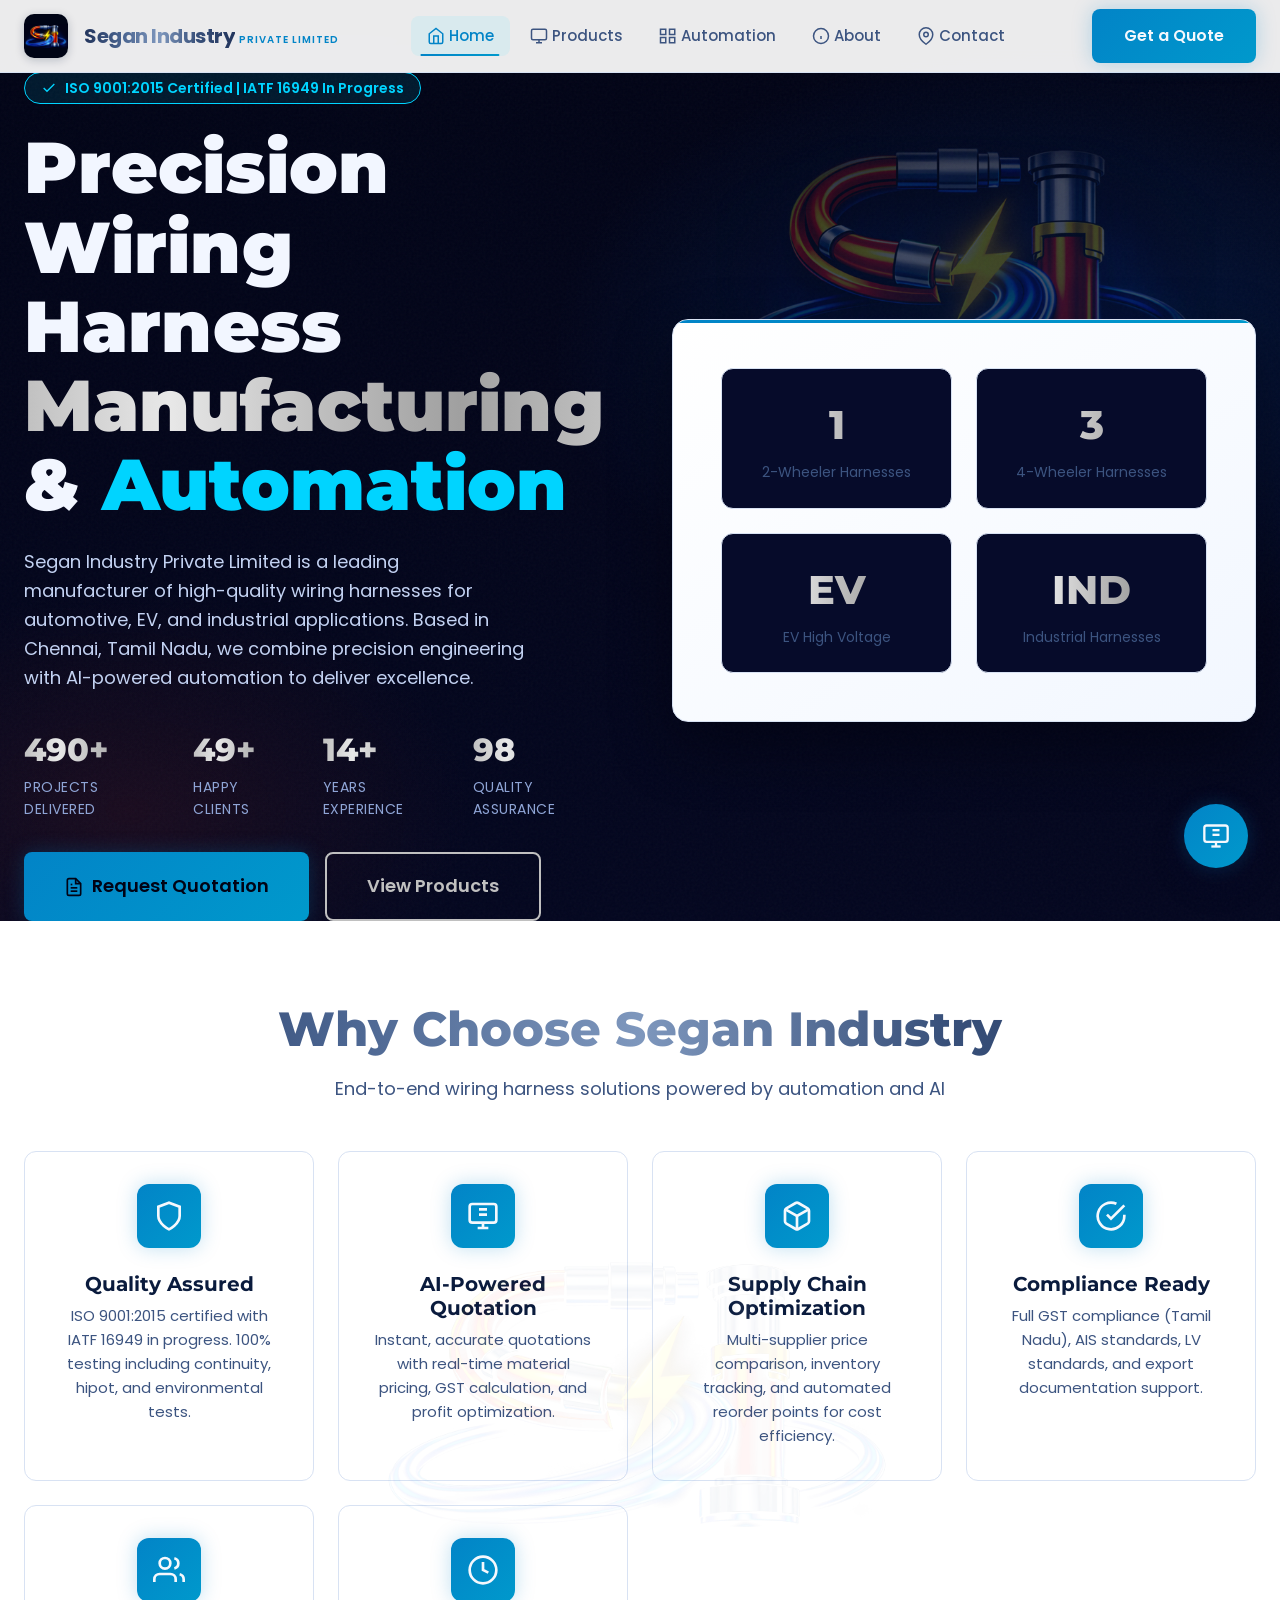
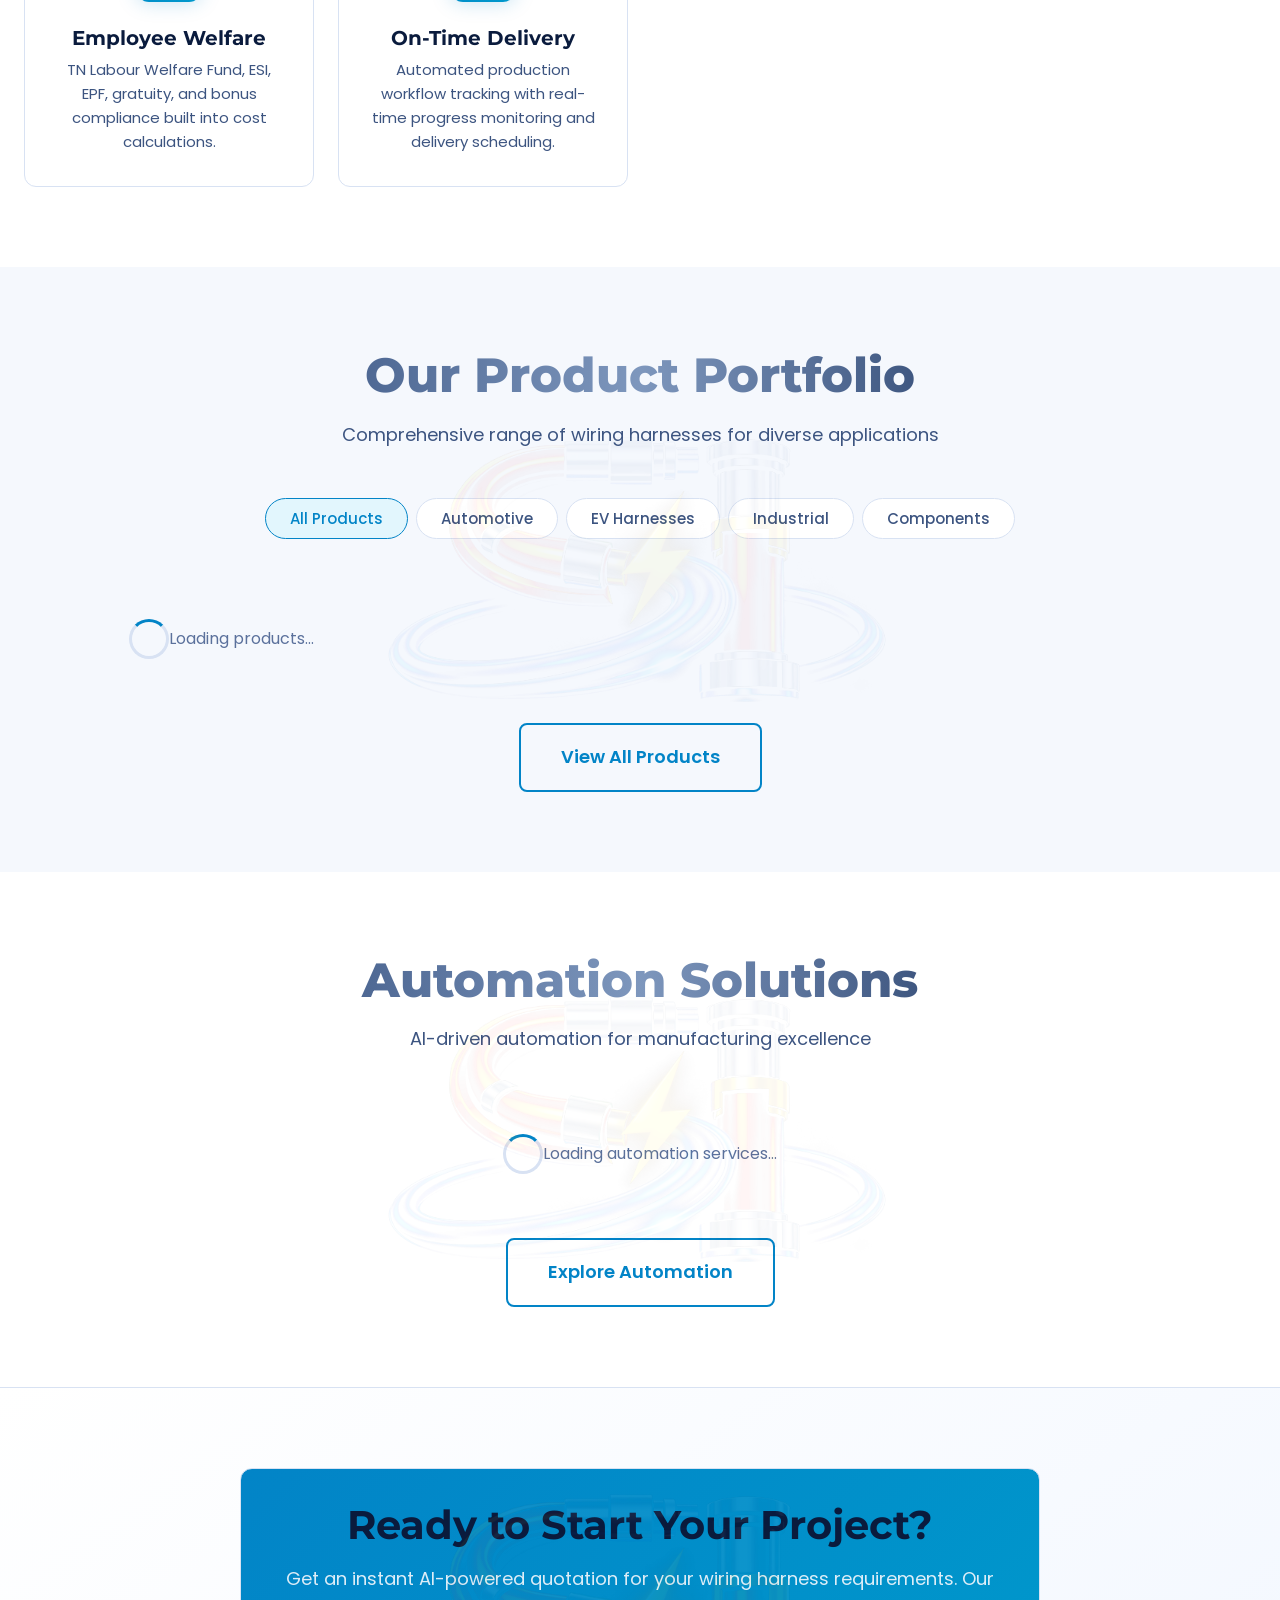
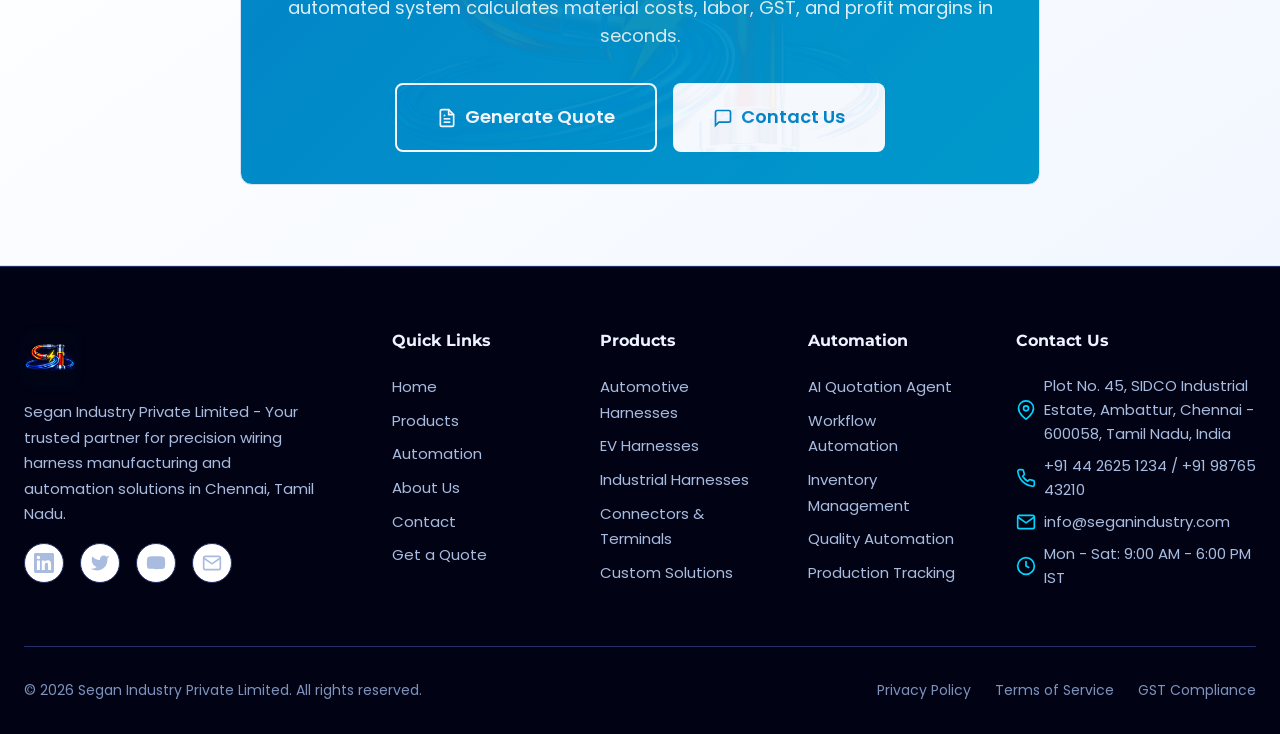
<file: frontend/index.html>
<!DOCTYPE html>
<html lang="en">
<head>
  <meta charset="UTF-8">
  <meta name="viewport" content="width=device-width, initial-scale=1.0">
  <meta name="description" content="Segan Industry Private Limited - Leading Wiring Harness Manufacturer & Automation Solutions in Chennai, Tamil Nadu, India">
  <meta property="og:title" content="Segan Industry | Wiring Harness Manufacturing & Automation Solutions">
  <meta property="og:description" content="Segan Industry Private Limited - Leading Wiring Harness Manufacturer & Automation Solutions in Chennai, Tamil Nadu, India">
  <meta property="og:type" content="website">
  <meta property="og:image" content="assets/logo-icon-512.png">
  <meta name="keywords" content="wiring harness, automotive harness, EV harness, industrial harness, automation, Chennai, Tamil Nadu">
  <meta name="author" content="Segan Industry Private Limited">
  <meta name="twitter:card" content="summary_large_image">
  <title>Segan Industry | Wiring Harness Manufacturing & Automation Solutions</title>
  <link rel="preconnect" href="https://fonts.googleapis.com">
  <link rel="preconnect" href="https://fonts.gstatic.com" crossorigin>
  <link rel="stylesheet" href="style.css">
  <link rel="icon" type="image/png" sizes="32x32" href="assets/favicon-32.png">
  <link rel="icon" type="image/png" sizes="64x64" href="assets/favicon-64.png">
  <link rel="apple-touch-icon" href="assets/apple-touch-icon.png">
  <meta name="theme-color" content="#010315">
</head>
<body>
  <!-- Toast Container -->
  <div class="toast-container" aria-live="polite"></div>

  <!-- Header -->
  <header class="header" role="banner">
    <nav class="nav" role="navigation" aria-label="Main navigation">
      <a href="index.html" class="nav-brand" aria-label="Segan Industry Home">
        <img src="assets/logo-nav.png" class="nav-logo-img" alt="Segan Industry logo">
        <div>
          <span class="nav-title">Segan Industry</span>
          <span class="nav-tagline">Private Limited</span>
        </div>
      </a>

      <ul class="nav-menu" role="menubar">
        <li role="none"><a href="index.html" class="nav-link active" role="menuitem"><svg class="icon" viewBox="0 0 24 24" fill="none" stroke="currentColor" stroke-width="2"><path d="M3 9l9-7 9 7v11a2 2 0 0 1-2 2H5a2 2 0 0 1-2-2z"></path><polyline points="9 22 9 12 15 12 15 22"></polyline></svg><span>Home</span></a></li>
        <li role="none"><a href="products.html" class="nav-link" role="menuitem"><svg class="icon" viewBox="0 0 24 24" fill="none" stroke="currentColor" stroke-width="2"><rect x="2" y="3" width="20" height="14" rx="2"></rect><path d="M8 21h8"></path><path d="M12 17v4"></path></svg><span>Products</span></a></li>
        <li role="none"><a href="automation.html" class="nav-link" role="menuitem"><svg class="icon" viewBox="0 0 24 24" fill="none" stroke="currentColor" stroke-width="2"><rect x="2" y="3" width="7" height="7"></rect><rect x="14" y="3" width="7" height="7"></rect><rect x="2" y="14" width="7" height="7"></rect><rect x="14" y="14" width="7" height="7"></rect></svg><span>Automation</span></a></li>
        <li role="none"><a href="about.html" class="nav-link" role="menuitem"><svg class="icon" viewBox="0 0 24 24" fill="none" stroke="currentColor" stroke-width="2"><circle cx="12" cy="12" r="10"></circle><path d="M12 16v-4"></path><path d="M12 8h.01"></path></svg><span>About</span></a></li>
        <li role="none"><a href="contact.html" class="nav-link" role="menuitem"><svg class="icon" viewBox="0 0 24 24" fill="none" stroke="currentColor" stroke-width="2"><path d="M21 10c0 7-9 13-9 13s-9-6-9-13a9 9 0 0 1 18 0z"></path><circle cx="12" cy="10" r="3"></circle></svg><span>Contact</span></a></li>
      </ul>

      <div class="nav-cta">
        <a href="quote.html" class="btn btn-primary">Get a Quote</a>
        <button class="mobile-menu-btn" aria-label="Toggle menu" aria-expanded="false">
          <svg class="icon" viewBox="0 0 24 24" fill="none" stroke="currentColor" stroke-width="2"><line x1="3" y1="12" x2="21" y2="12"></line><line x1="3" y1="6" x2="21" y2="6"></line><line x1="3" y1="18" x2="21" y2="18"></line></svg>
        </button>
      </div>
    </nav>
  </header>

  <!-- Main Content -->
  <main role="main">
    <!-- Hero Section -->
    <section class="hero" aria-labelledby="hero-title">
      <div class="hero-content">
        <div class="hero-grid">
          <div class="hero-text">
            <img src="assets/logo-wide.png" class="hero-logo" alt="" aria-hidden="true">
            
            <span class="hero-badge">
              <svg width="16" height="16" viewBox="0 0 24 24" fill="none" stroke="currentColor" stroke-width="2"><polyline points="20 6 9 17 4 12"></polyline></svg>
              ISO 9001:2015 Certified | IATF 16949 In Progress
            </span>
            <h1 id="hero-title" class="hero-title">
              Precision Wiring Harness<br>
              <span class="highlight">Manufacturing</span> & <span class="accent">Automation</span>
            </h1>
            <p class="hero-description">
              Segan Industry Private Limited is a leading manufacturer of high-quality wiring harnesses for automotive, EV, and industrial applications. Based in Chennai, Tamil Nadu, we combine precision engineering with AI-powered automation to deliver excellence.
            </p>
            <div class="hero-stats">
              <div class="stat-item">
                <span class="stat-value">500+</span>
                <span class="stat-label">Projects Delivered</span>
              </div>
              <div class="stat-item">
                <span class="stat-value">50+</span>
                <span class="stat-label">Happy Clients</span>
              </div>
              <div class="stat-item">
                <span class="stat-value">15+</span>
                <span class="stat-label">Years Experience</span>
              </div>
              <div class="stat-item">
                <span class="stat-value">100%</span>
                <span class="stat-label">Quality Assurance</span>
              </div>
            </div>
            <div class="hero-actions">
              <a href="quote.html" class="btn btn-primary btn-lg">
                <svg width="20" height="20" viewBox="0 0 24 24" fill="none" stroke="currentColor" stroke-width="2"><path d="M14 2H6a2 2 0 0 0-2 2v16a2 2 0 0 0 2 2h12a2 2 0 0 0 2-2V8z"></path><polyline points="14 2 14 8 20 8"></polyline><line x1="16" y1="13" x2="8" y2="13"></line><line x1="16" y1="17" x2="8" y2="17"></line><polyline points="10 9 9 9 8 9"></polyline></svg>
                Request Quotation
              </a>
              <a href="products.html" class="btn btn-secondary btn-lg">View Products</a>
            </div>
          </div>

          <div class="hero-visual">
            <div class="hero-visual-card">
              <div class="visual-stats">
                <div class="visual-stat">
                  <div class="visual-stat-number">2W</div>
                  <div class="visual-stat-label">2-Wheeler Harnesses</div>
                </div>
                <div class="visual-stat">
                  <div class="visual-stat-number">4W</div>
                  <div class="visual-stat-label">4-Wheeler Harnesses</div>
                </div>
                <div class="visual-stat">
                  <div class="visual-stat-number">EV</div>
                  <div class="visual-stat-label">EV High Voltage</div>
                </div>
                <div class="visual-stat">
                  <div class="visual-stat-number">IND</div>
                  <div class="visual-stat-label">Industrial Harnesses</div>
                </div>
              </div>
            </div>
          </div>
        </div>
      </div>
    </section>

    <!-- Features Section -->
    <section class="features section" aria-labelledby="features-title">
      <div class="container">
        <div class="section-header">
          <h2 id="features-title" class="section-title">Why Choose Segan Industry</h2>
          <p class="section-subtitle">End-to-end wiring harness solutions powered by automation and AI</p>
        </div>
        <div class="features-grid">
          <article class="card feature-card">
            <div class="feature-icon">
              <svg viewBox="0 0 24 24" fill="none" stroke="currentColor" stroke-width="2"><path d="M12 22s8-4 8-10V5l-8-3-8 3v7c0 6 8 10 8 10z"></path></svg>
            </div>
            <h3 class="feature-title">Quality Assured</h3>
            <p class="feature-description">ISO 9001:2015 certified with IATF 16949 in progress. 100% testing including continuity, hipot, and environmental tests.</p>
          </article>
          <article class="card feature-card">
            <div class="feature-icon">
              <svg viewBox="0 0 24 24" fill="none" stroke="currentColor" stroke-width="2"><rect x="2" y="3" width="20" height="14" rx="2"></rect><path d="M8 21h8"></path><path d="M12 17v4"></path><path d="M9 7h6"></path><path d="M9 11h6"></path></svg>
            </div>
            <h3 class="feature-title">AI-Powered Quotation</h3>
            <p class="feature-description">Instant, accurate quotations with real-time material pricing, GST calculation, and profit optimization.</p>
          </article>
          <article class="card feature-card">
            <div class="feature-icon">
              <svg viewBox="0 0 24 24" fill="none" stroke="currentColor" stroke-width="2"><path d="M21 16V8a2 2 0 0 0-1-1.73l-7-4a2 2 0 0 0-2 0l-7 4A2 2 0 0 0 3 8v8a2 2 0 0 0 1 1.73l7 4a2 2 0 0 0 2 0l7-4A2 2 0 0 0 21 16z"></path><polyline points="3.27 6.96 12 12.01 20.73 6.96"></polyline><line x1="12" y1="22.08" x2="12" y2="12"></line></svg>
            </div>
            <h3 class="feature-title">Supply Chain Optimization</h3>
            <p class="feature-description">Multi-supplier price comparison, inventory tracking, and automated reorder points for cost efficiency.</p>
          </article>
          <article class="card feature-card">
            <div class="feature-icon">
              <svg viewBox="0 0 24 24" fill="none" stroke="currentColor" stroke-width="2"><path d="M22 11.08V12a10 10 0 1 1-5.93-9.14"></path><polyline points="22 4 12 14.01 9 11.01"></polyline></svg>
            </div>
            <h3 class="feature-title">Compliance Ready</h3>
            <p class="feature-description">Full GST compliance (Tamil Nadu), AIS standards, LV standards, and export documentation support.</p>
          </article>
          <article class="card feature-card">
            <div class="feature-icon">
              <svg viewBox="0 0 24 24" fill="none" stroke="currentColor" stroke-width="2"><path d="M17 21v-2a4 4 0 0 0-4-4H5a4 4 0 0 0-4 4v2"></path><circle cx="9" cy="7" r="4"></circle><path d="M23 21v-2a4 4 0 0 0-3-3.87"></path><path d="M16 3.13a4 4 0 0 1 0 7.75"></path></svg>
            </div>
            <h3 class="feature-title">Employee Welfare</h3>
            <p class="feature-description">TN Labour Welfare Fund, ESI, EPF, gratuity, and bonus compliance built into cost calculations.</p>
          </article>
          <article class="card feature-card">
            <div class="feature-icon">
              <svg viewBox="0 0 24 24" fill="none" stroke="currentColor" stroke-width="2"><circle cx="12" cy="12" r="10"></circle><path d="M12 6v6l4 2"></path></svg>
            </div>
            <h3 class="feature-title">On-Time Delivery</h3>
            <p class="feature-description">Automated production workflow tracking with real-time progress monitoring and delivery scheduling.</p>
          </article>
        </div>
      </div>
    </section>

    <!-- Products Preview -->
    <section class="section" aria-labelledby="products-preview-title">
      <div class="container">
        <div class="section-header">
          <h2 id="products-preview-title" class="section-title">Our Product Portfolio</h2>
          <p class="section-subtitle">Comprehensive range of wiring harnesses for diverse applications</p>
        </div>
        <div class="products-tabs" role="tablist" aria-label="Product categories">
          <button class="tab-btn active" data-category="all" role="tab" aria-selected="true">All Products</button>
          <button class="tab-btn" data-category="Automotive" role="tab" aria-selected="false">Automotive</button>
          <button class="tab-btn" data-category="EV" role="tab" aria-selected="false">EV Harnesses</button>
          <button class="tab-btn" data-category="Industrial" role="tab" aria-selected="false">Industrial</button>
          <button class="tab-btn" data-category="Components" role="tab" aria-selected="false">Components</button>
        </div>
        <div class="product-grid" role="list" aria-label="Product catalog">
          <!-- Products loaded via JavaScript -->
          <div class="loading">
            <div class="spinner"></div>
            <p>Loading products...</p>
          </div>
        </div>
        <div style="text-align: center; margin-top: var(--space-xl);">
          <a href="products.html" class="btn btn-outline btn-lg">View All Products</a>
        </div>
      </div>
    </section>

    <!-- Automation Preview -->
    <section class="automation section" aria-labelledby="automation-preview-title">
      <div class="container">
        <div class="section-header">
          <h2 id="automation-preview-title" class="section-title">Automation Solutions</h2>
          <p class="section-subtitle">AI-driven automation for manufacturing excellence</p>
        </div>
        <div class="automation-grid" role="list" aria-label="Automation services">
          <!-- Services loaded via JavaScript -->
          <div class="loading">
            <div class="spinner"></div>
            <p>Loading automation services...</p>
          </div>
        </div>
        <div style="text-align: center; margin-top: var(--space-xl);">
          <a href="automation.html" class="btn btn-outline btn-lg">Explore Automation</a>
        </div>
      </div>
    </section>

    <!-- CTA Section -->
    <section class="section" style="background: var(--gradient-card); border-top: 1px solid var(--border-primary); border-bottom: 1px solid var(--border-primary);">
      <div class="container">
        <div class="card" style="text-align: center; max-width: 800px; margin: 0 auto; background: var(--gradient-primary); color: var(--bg-primary);">
          <h2 style="font-size: clamp(1.75rem, 4vw, 2.5rem); margin-bottom: var(--space-md);">Ready to Start Your Project?</h2>
          <p style="font-size: 1.125rem; opacity: 0.9; margin-bottom: var(--space-xl);">Get an instant AI-powered quotation for your wiring harness requirements. Our automated system calculates material costs, labor, GST, and profit margins in seconds.</p>
          <div class="flex gap-md justify-center flex-wrap">
            <a href="quote.html" class="btn btn-secondary btn-lg" style="border-color: var(--bg-primary); color: var(--bg-primary);">
              <svg width="20" height="20" viewBox="0 0 24 24" fill="none" stroke="currentColor" stroke-width="2"><path d="M14 2H6a2 2 0 0 0-2 2v16a2 2 0 0 0 2 2h12a2 2 0 0 0 2-2V8z"></path><polyline points="14 2 14 8 20 8"></polyline><line x1="16" y1="13" x2="8" y2="13"></line><line x1="16" y1="17" x2="8" y2="17"></line><polyline points="10 9 9 9 8 9"></polyline></svg>
              Generate Quote
            </a>
            <a href="contact.html" class="btn btn-lg" style="background: var(--bg-primary); color: var(--color-electric-blue);">
              <svg width="20" height="20" viewBox="0 0 24 24" fill="none" stroke="currentColor" stroke-width="2"><path d="M21 15a2 2 0 0 1-2 2H7l-4 4V5a2 2 0 0 1 2-2h14a2 2 0 0 1 2 2v10z"></path></svg>
              Contact Us
            </a>
          </div>
        </div>
      </div>
    </section>
  </main>

  <!-- Footer -->
  <footer class="footer" role="contentinfo">
    <div class="container">
      <div class="footer-grid">
        <div class="footer-brand">
          <img src="assets/logo-nav.png" class="footer-logo-img" alt="Segan Industry logo">
          <p class="footer-tagline">Segan Industry Private Limited - Your trusted partner for precision wiring harness manufacturing and automation solutions in Chennai, Tamil Nadu.</p>
          <div class="footer-social">
            <a href="contact.html" class="social-link" aria-label="LinkedIn"><svg viewBox="0 0 24 24" fill="currentColor"><path d="M20.447 20.452h-3.554v-5.569c0-1.328-.027-3.037-1.852-3.037-1.853 0-2.136 1.445-2.136 2.939v5.667H9.351V9h3.414v1.561h.046c.477-.9 1.637-1.85 3.37-1.85 3.601 0 4.267 2.37 4.267 5.455v6.286zM5.337 7.433c-1.144 0-2.063-.926-2.063-2.065 0-1.138.92-2.063 2.063-2.063 1.14 0 2.064.925 2.064 2.063 0 1.139-.925 2.065-2.064 2.065zm1.782 13.019H3.555V9h3.564v11.452zM22.225 0H1.771C.792 0 0 .774 0 1.729v20.542C0 23.227.792 24 1.771 24h20.451C23.2 24 24 23.227 24 22.271V1.729C24 .774 23.2 0 22.222 0h.003z"/></svg></a>
            <a href="contact.html" class="social-link" aria-label="Twitter"><svg viewBox="0 0 24 24" fill="currentColor"><path d="M23 3a10.9 10.9 0 0 1-3.14 1.53 4.48 4.48 0 0 0-7.86 3v1A10.66 10.66 0 0 1 3 4s-4 9 5 13a11.64 11.64 0 0 1-7 2c9 5 20 0 20-11.5a4.5 4.5 0 0 0-.08-.83A7.72 7.72 0 0 0 23 3z"/></svg></a>
            <a href="contact.html" class="social-link" aria-label="YouTube"><svg viewBox="0 0 24 24" fill="currentColor"><path d="M22.54 6.42a2.78 2.78 0 0 0-1.94-2C18.88 4 12 4 12 4s-6.88 0-8.6.46a2.78 2.78 0 0 0-1.94 2A29 29 0 0 0 1 11.75a29 29 0 0 0 .46 5.33A2.78 2.78 0 0 0 3.4 19c1.72.46 8.6.46 8.6.46s6.88 0 8.6-.46a2.78 2.78 0 0 0 1.94-2 29 29 0 0 0 .46-5.33 29 29 0 0 0-.46-5.33z"/><polygon points="9.75 15.02 15.5 11.75 9.75 8.48 9.75 15.02"/></svg></a>
            <a href="mailto:info@seganindustry.com" class="social-link" aria-label="Email"><svg viewBox="0 0 24 24" fill="none" stroke="currentColor" stroke-width="2"><path d="M4 4h16c1.1 0 2 .9 2 2v12c0 1.1-.9 2-2 2H4c-1.1 0-2-.9-2-2V6c0-1.1.9-2 2-2z"></path><polyline points="22,6 12,13 2,6"></polyline></svg></a>
          </div>
        </div>

        <div>
          <h3 class="footer-title">Quick Links</h3>
          <ul class="footer-links">
            <li><a href="index.html">Home</a></li>
            <li><a href="products.html">Products</a></li>
            <li><a href="automation.html">Automation</a></li>
            <li><a href="about.html">About Us</a></li>
            <li><a href="contact.html">Contact</a></li>
            <li><a href="quote.html">Get a Quote</a></li>
          </ul>
        </div>

        <div>
          <h3 class="footer-title">Products</h3>
          <ul class="footer-links">
            <li><a href="products.html?category=Automotive">Automotive Harnesses</a></li>
            <li><a href="products.html?category=EV">EV Harnesses</a></li>
            <li><a href="products.html?category=Industrial">Industrial Harnesses</a></li>
            <li><a href="products.html?category=Components">Connectors & Terminals</a></li>
            <li><a href="products.html?category=Custom">Custom Solutions</a></li>
          </ul>
        </div>

        <div>
          <h3 class="footer-title">Automation</h3>
          <ul class="footer-links">
            <li><a href="automation.html">AI Quotation Agent</a></li>
            <li><a href="automation.html">Workflow Automation</a></li>
            <li><a href="automation.html">Inventory Management</a></li>
            <li><a href="automation.html">Quality Automation</a></li>
            <li><a href="automation.html">Production Tracking</a></li>
          </ul>
        </div>

        <div>
          <h3 class="footer-title">Contact Us</h3>
          <ul class="footer-contact">
            <li>
              <svg viewBox="0 0 24 24" fill="none" stroke="currentColor" stroke-width="2"><path d="M21 10c0 7-9 13-9 13s-9-6-9-13a9 9 0 0 1 18 0z"></path><circle cx="12" cy="10" r="3"></circle></svg>
              <span>Plot No. 45, SIDCO Industrial Estate, Ambattur, Chennai - 600058, Tamil Nadu, India</span>
            </li>
            <li>
              <svg viewBox="0 0 24 24" fill="none" stroke="currentColor" stroke-width="2"><path d="M22 16.92v3a2 2 0 0 1-2.18 2 19.79 19.79 0 0 1-8.63-3.07 19.5 19.5 0 0 1-6-6 19.79 19.79 0 0 1-3.07-8.67A2 2 0 0 1 4.11 2h3a2 2 0 0 1 2 1.72 12.84 12.84 0 0 0 .7 2.81 2 2 0 0 1-.45 2.11L8.09 9.91a16 16 0 0 0 6 6l1.27-1.27a2 2 0 0 1 2.11-.45 12.84 12.84 0 0 0 2.81.7A2 2 0 0 1 22 16.92z"></path></svg>
              <span>+91 44 2625 1234 / +91 98765 43210</span>
            </li>
            <li>
              <svg viewBox="0 0 24 24" fill="none" stroke="currentColor" stroke-width="2"><path d="M4 4h16c1.1 0 2 .9 2 2v12c0 1.1-.9 2-2 2H4c-1.1 0-2-.9-2-2V6c0-1.1.9-2 2-2z"></path><polyline points="22,6 12,13 2,6"></polyline></svg>
              <span>info@seganindustry.com</span>
            </li>
            <li>
              <svg viewBox="0 0 24 24" fill="none" stroke="currentColor" stroke-width="2"><circle cx="12" cy="12" r="10"></circle><path d="M12 6v6l4 2"></path></svg>
              <span>Mon - Sat: 9:00 AM - 6:00 PM IST</span>
            </li>
          </ul>
        </div>
      </div>

      <div class="footer-bottom">
        <p class="footer-copyright">&copy; 2026 Segan Industry Private Limited. All rights reserved.</p>
        <div class="footer-legal">
          <a href="about.html">Privacy Policy</a>
          <a href="about.html">Terms of Service</a>
          <a href="contact.html">GST Compliance</a>
        </div>
      </div>
    </div>
  </footer>

  <!-- AI Chat Widget -->
  <div class="chat-widget" aria-label="AI Assistant">
    <button class="chat-toggle" aria-label="Open AI Assistant" aria-expanded="false">
      <svg viewBox="0 0 24 24" fill="none" stroke="currentColor" stroke-width="2"><rect x="2" y="3" width="20" height="14" rx="2"></rect><path d="M8 21h8"></path><path d="M12 17v4"></path><path d="M9 7h6"></path><path d="M9 11h6"></path></svg>
    </button>
    <div class="chat-window" role="dialog" aria-label="AI Assistant Chat">
      <div class="chat-header">
        <div class="chat-title">
          <svg width="20" height="20" viewBox="0 0 24 24" fill="none" stroke="currentColor" stroke-width="2"><rect x="2" y="3" width="20" height="14" rx="2"></rect><path d="M8 21h8"></path><path d="M12 17v4"></path></svg>
          <span>Segan AI Assistant</span>
          <span class="chat-status" aria-label="Online"></span>
        </div>
        <button class="chat-close" aria-label="Close chat">
          <svg width="20" height="20" viewBox="0 0 24 24" fill="none" stroke="currentColor" stroke-width="2"><line x1="18" y1="6" x2="6" y2="18"></line><line x1="6" y1="6" x2="18" y2="18"></line></svg>
        </button>
      </div>
      <div class="chat-messages" role="log" aria-live="polite">
        <div class="chat-message bot">
          <div class="chat-message-avatar">
            <svg width="16" height="16" viewBox="0 0 24 24" fill="none" stroke="currentColor" stroke-width="2"><rect x="2" y="3" width="20" height="14" rx="2"></rect><path d="M8 21h8"></path><path d="M12 17v4"></path></svg>
          </div>
          <div class="chat-message-content">Hello! I'm your Segan Industry AI Assistant. I can help you with quotations, product information, automation services, GST calculations, and more. How can I assist you today?</div>
        </div>
      </div>
      <div class="chat-input-area">
        <div class="chat-input-wrapper">
          <input type="text" class="chat-input" placeholder="Ask me anything..." aria-label="Chat message" autocomplete="off">
          <button class="chat-send" aria-label="Send message">
            <svg viewBox="0 0 24 24" fill="none" stroke="currentColor" stroke-width="2"><line x1="22" y1="2" x2="11" y2="13"></line><polygon points="22 2 15 22 11 13 2 9 22 2"></polygon></svg>
          </button>
        </div>
      </div>
    </div>
  </div>

  <!-- Scripts -->
  <script src="app.js"></script>
</body>
</html>
</file>
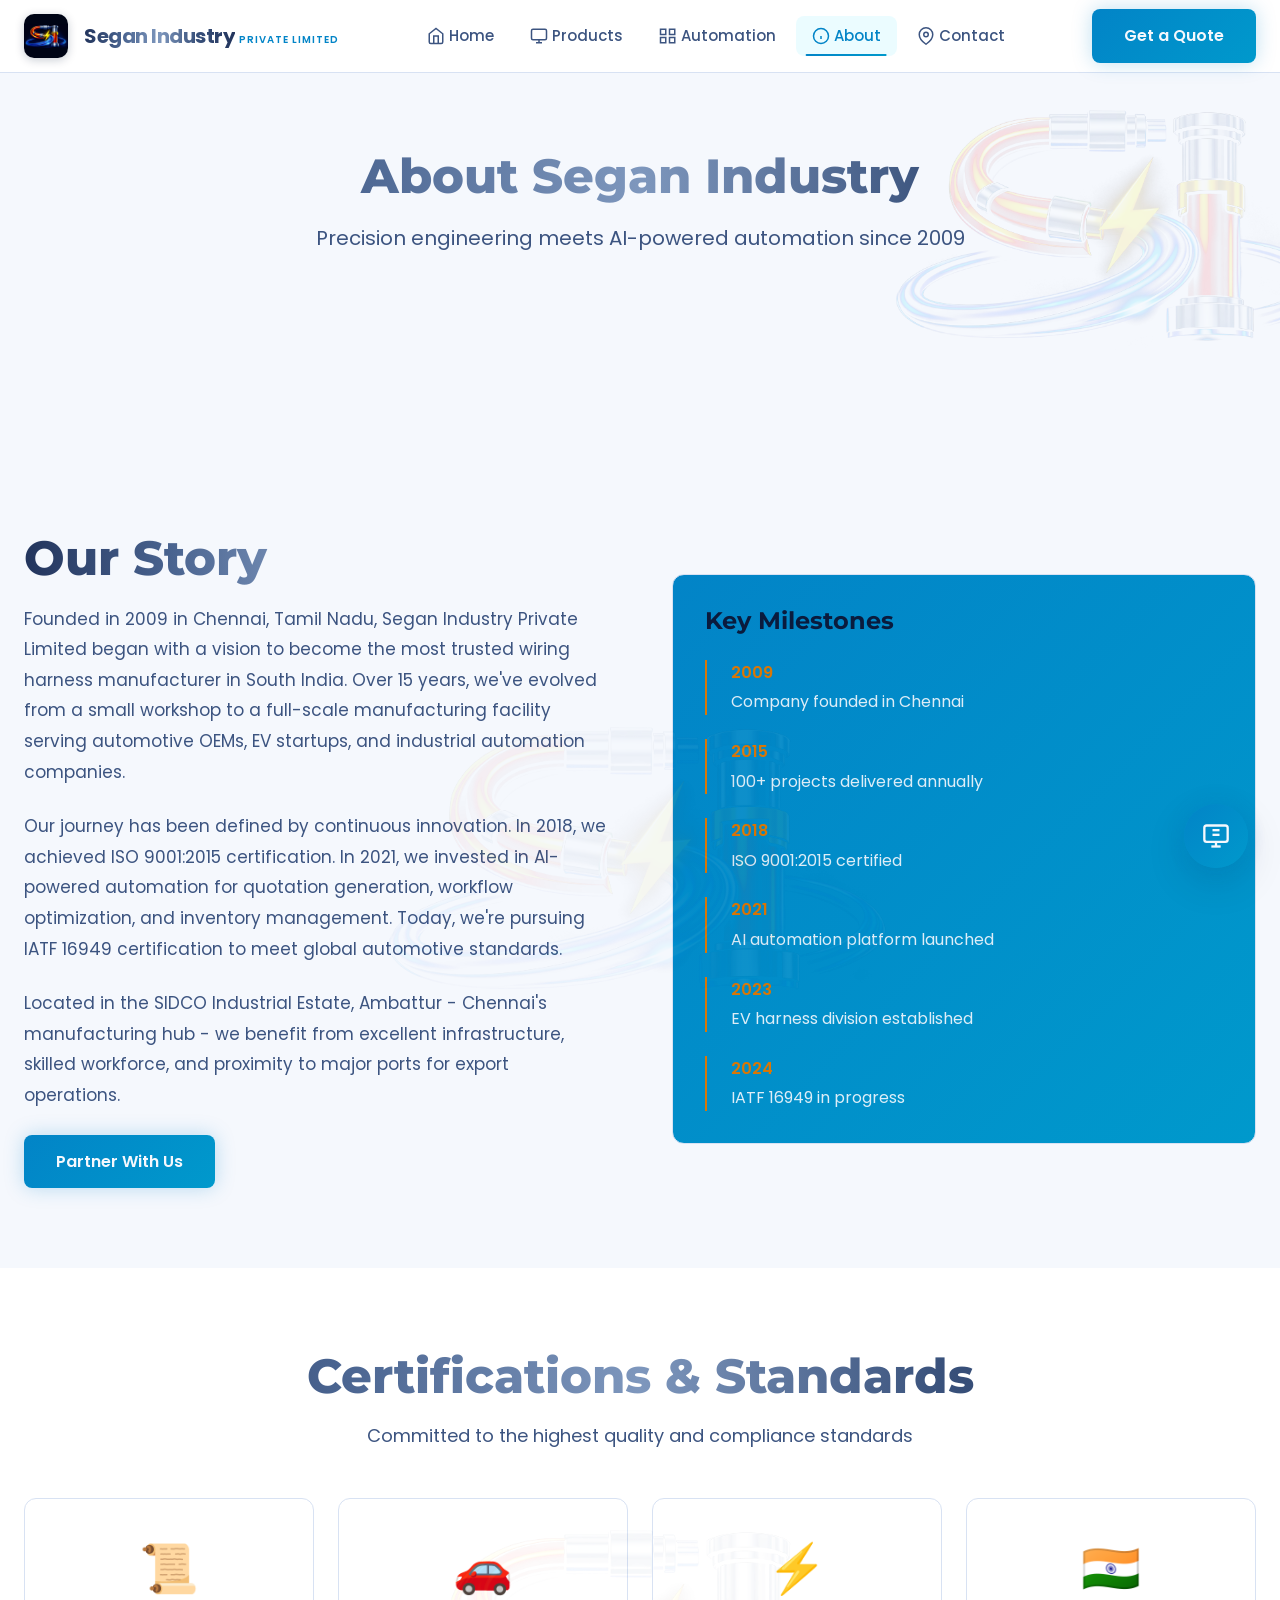
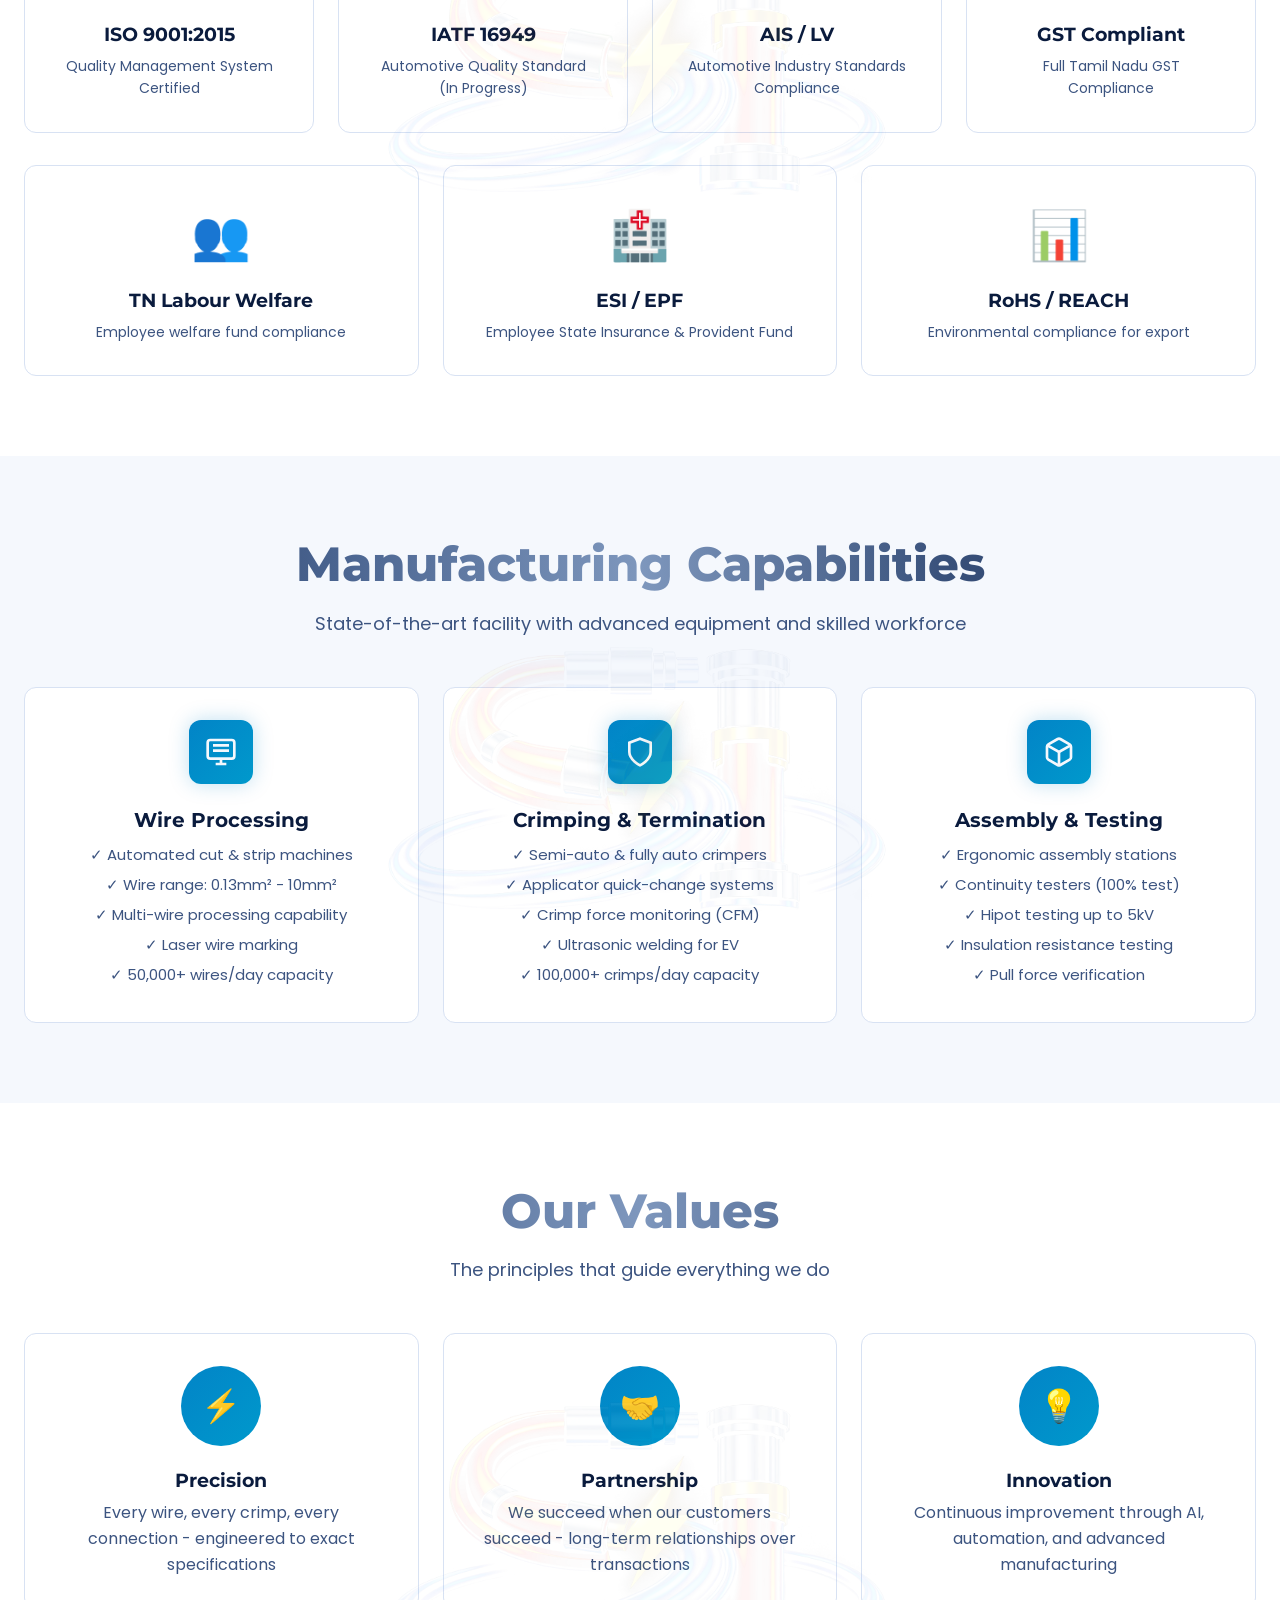
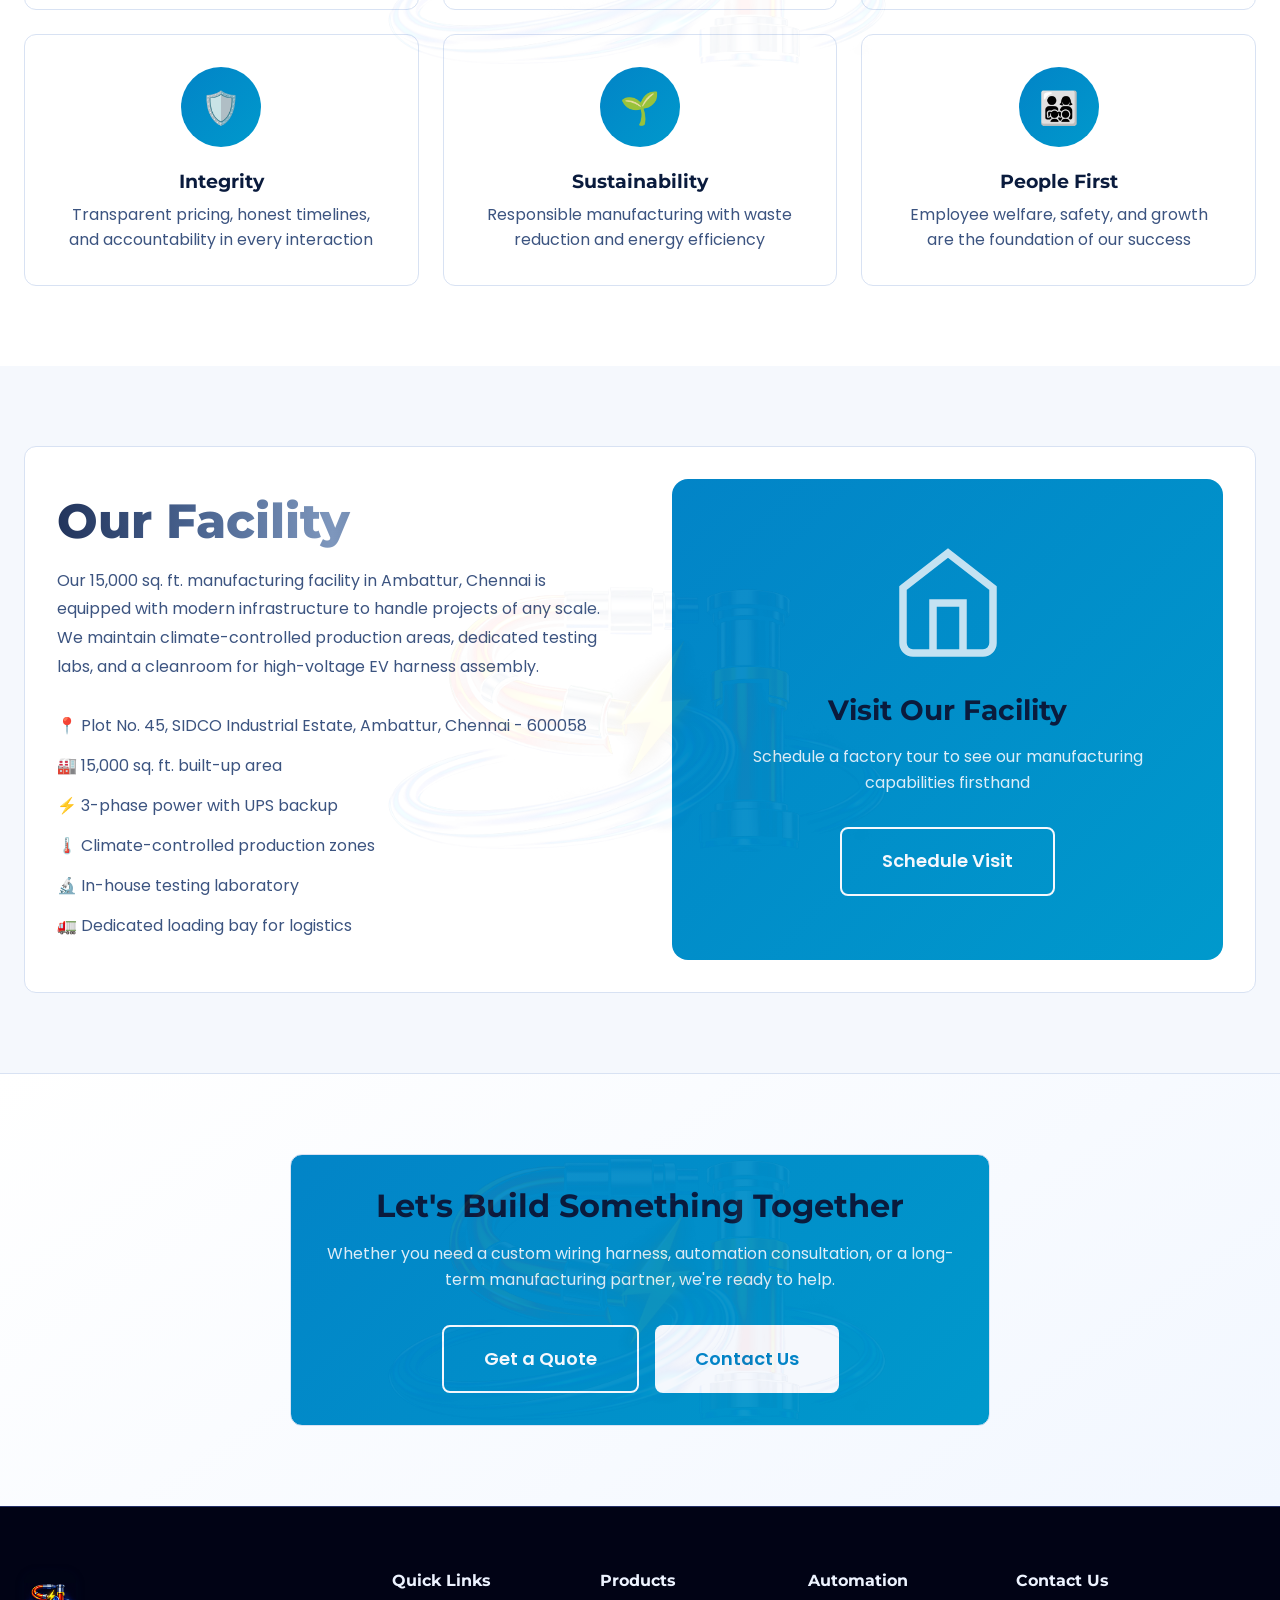
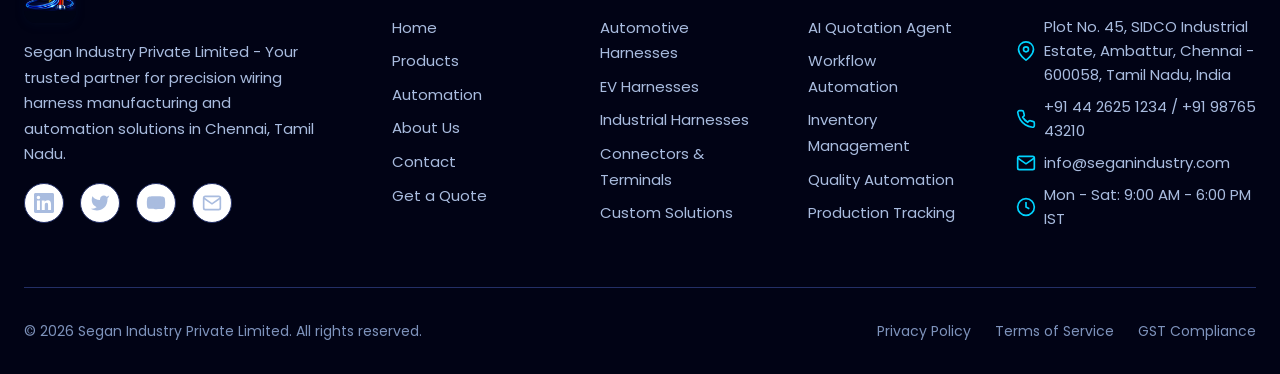
<file: frontend/about.html>
<!DOCTYPE html>
<html lang="en">
<head>
  <meta charset="UTF-8">
  <meta name="viewport" content="width=device-width, initial-scale=1.0">
  <meta name="description" content="About Segan Industry Private Limited - Leading Wiring Harness Manufacturer in Chennai, Tamil Nadu. ISO 9001:2015 Certified, IATF 16949 In Progress.">
  <meta property="og:title" content="About Us | Segan Industry">
  <meta property="og:description" content="About Segan Industry Private Limited - Wiring harness manufacturer in Chennai, Tamil Nadu.">
  <meta property="og:type" content="website">
  <meta property="og:image" content="assets/logo-icon-512.png">
  <meta name="keywords" content="Segan Industry, wiring harness manufacturer, Chennai, Tamil Nadu, ISO 9001, IATF 16949, automotive harness">
  <title>About Us | Segan Industry</title>
  <link rel="preconnect" href="https://fonts.googleapis.com">
  <link rel="preconnect" href="https://fonts.gstatic.com" crossorigin>
  <link rel="stylesheet" href="style.css">
  <link rel="icon" type="image/png" sizes="32x32" href="assets/favicon-32.png">
  <link rel="icon" type="image/png" sizes="64x64" href="assets/favicon-64.png">
  <link rel="apple-touch-icon" href="assets/apple-touch-icon.png">
  <meta name="theme-color" content="#010315">
</head>
<body>
  <div class="toast-container" aria-live="polite"></div>

  <header class="header" role="banner">
    <nav class="nav" role="navigation" aria-label="Main navigation">
      <a href="index.html" class="nav-brand" aria-label="Segan Industry Home">
        <img src="assets/logo-nav.png" class="nav-logo-img" alt="Segan Industry logo">
        <div>
          <span class="nav-title">Segan Industry</span>
          <span class="nav-tagline">Private Limited</span>
        </div>
      </a>

      <ul class="nav-menu" role="menubar">
        <li role="none"><a href="index.html" class="nav-link" role="menuitem"><svg class="icon" viewBox="0 0 24 24" fill="none" stroke="currentColor" stroke-width="2"><path d="M3 9l9-7 9 7v11a2 2 0 0 1-2 2H5a2 2 0 0 1-2-2z"></path><polyline points="9 22 9 12 15 12 15 22"></polyline></svg><span>Home</span></a></li>
        <li role="none"><a href="products.html" class="nav-link" role="menuitem"><svg class="icon" viewBox="0 0 24 24" fill="none" stroke="currentColor" stroke-width="2"><rect x="2" y="3" width="20" height="14" rx="2"></rect><path d="M8 21h8"></path><path d="M12 17v4"></path></svg><span>Products</span></a></li>
        <li role="none"><a href="automation.html" class="nav-link" role="menuitem"><svg class="icon" viewBox="0 0 24 24" fill="none" stroke="currentColor" stroke-width="2"><rect x="2" y="3" width="7" height="7"></rect><rect x="14" y="3" width="7" height="7"></rect><rect x="2" y="14" width="7" height="7"></rect><rect x="14" y="14" width="7" height="7"></rect></svg><span>Automation</span></a></li>
        <li role="none"><a href="about.html" class="nav-link active" role="menuitem"><svg class="icon" viewBox="0 0 24 24" fill="none" stroke="currentColor" stroke-width="2"><circle cx="12" cy="12" r="10"></circle><path d="M12 16v-4"></path><path d="M12 8h.01"></path></svg><span>About</span></a></li>
        <li role="none"><a href="contact.html" class="nav-link" role="menuitem"><svg class="icon" viewBox="0 0 24 24" fill="none" stroke="currentColor" stroke-width="2"><path d="M21 10c0 7-9 13-9 13s-9-6-9-13a9 9 0 0 1 18 0z"></path><circle cx="12" cy="10" r="3"></circle></svg><span>Contact</span></a></li>
      </ul>

      <div class="nav-cta">
        <a href="quote.html" class="btn btn-primary">Get a Quote</a>
        <button class="mobile-menu-btn" aria-label="Toggle menu" aria-expanded="false">
          <svg class="icon" viewBox="0 0 24 24" fill="none" stroke="currentColor" stroke-width="2"><line x1="3" y1="12" x2="21" y2="12"></line><line x1="3" y1="6" x2="21" y2="6"></line><line x1="3" y1="18" x2="21" y2="18"></line></svg>
        </button>
      </div>
    </nav>
  </header>

  <main role="main">
    <!-- Page Hero -->
    <section class="products-hero section" aria-labelledby="page-title">
      <div class="container">
        <div class="section-header">
          <h1 id="page-title" class="section-title">About Segan Industry</h1>
          <p class="section-subtitle" style="font-size: 1.25rem;">Precision engineering meets AI-powered automation since 2009</p>
        </div>
      </div>
    </section>

    <!-- Company Story -->
    <section class="section" aria-labelledby="story-title">
      <div class="container">
        <div class="grid grid-2" style="align-items: center; gap: var(--space-3xl);">
          <div>
            <h2 id="story-title" class="section-title" style="text-align: left;">Our Story</h2>
            <p style="color: var(--text-secondary); margin-bottom: var(--space-lg); font-size: 1.0625rem; line-height: 1.8;">
              Founded in 2009 in Chennai, Tamil Nadu, Segan Industry Private Limited began with a vision to become the most trusted wiring harness manufacturer in South India. Over 15 years, we've evolved from a small workshop to a full-scale manufacturing facility serving automotive OEMs, EV startups, and industrial automation companies.
            </p>
            <p style="color: var(--text-secondary); margin-bottom: var(--space-lg); font-size: 1.0625rem; line-height: 1.8;">
              Our journey has been defined by continuous innovation. In 2018, we achieved ISO 9001:2015 certification. In 2021, we invested in AI-powered automation for quotation generation, workflow optimization, and inventory management. Today, we're pursuing IATF 16949 certification to meet global automotive standards.
            </p>
            <p style="color: var(--text-secondary); margin-bottom: var(--space-lg); font-size: 1.0625rem; line-height: 1.8;">
              Located in the SIDCO Industrial Estate, Ambattur - Chennai's manufacturing hub - we benefit from excellent infrastructure, skilled workforce, and proximity to major ports for export operations.
            </p>
            <a href="quote.html" class="btn btn-primary">Partner With Us</a>
          </div>
          <div class="card" style="background: var(--gradient-primary); color: var(--bg-primary);">
            <h3 style="font-size: 1.5rem; margin-bottom: var(--space-lg);">Key Milestones</h3>
            <div style="display: flex; flex-direction: column; gap: var(--space-lg);">
              <div style="padding-left: var(--space-lg); border-left: 2px solid var(--color-yellow-spark);">
                <span style="color: var(--color-yellow-spark); font-weight: 600;">2009</span>
                <p style="margin-top: var(--space-xs); opacity: 0.9;">Company founded in Chennai</p>
              </div>
              <div style="padding-left: var(--space-lg); border-left: 2px solid var(--color-yellow-spark);">
                <span style="color: var(--color-yellow-spark); font-weight: 600;">2015</span>
                <p style="margin-top: var(--space-xs); opacity: 0.9;">100+ projects delivered annually</p>
              </div>
              <div style="padding-left: var(--space-lg); border-left: 2px solid var(--color-yellow-spark);">
                <span style="color: var(--color-yellow-spark); font-weight: 600;">2018</span>
                <p style="margin-top: var(--space-xs); opacity: 0.9;">ISO 9001:2015 certified</p>
              </div>
              <div style="padding-left: var(--space-lg); border-left: 2px solid var(--color-yellow-spark);">
                <span style="color: var(--color-yellow-spark); font-weight: 600;">2021</span>
                <p style="margin-top: var(--space-xs); opacity: 0.9;">AI automation platform launched</p>
              </div>
              <div style="padding-left: var(--space-lg); border-left: 2px solid var(--color-yellow-spark);">
                <span style="color: var(--color-yellow-spark); font-weight: 600;">2023</span>
                <p style="margin-top: var(--space-xs); opacity: 0.9;">EV harness division established</p>
              </div>
              <div style="padding-left: var(--space-lg); border-left: 2px solid var(--color-yellow-spark);">
                <span style="color: var(--color-yellow-spark); font-weight: 600;">2024</span>
                <p style="margin-top: var(--space-xs); opacity: 0.9;">IATF 16949 in progress</p>
              </div>
            </div>
          </div>
        </div>
      </div>
    </section>

    <!-- Certifications & Standards -->
    <section class="section" style="background: var(--bg-secondary);" aria-labelledby="cert-title">
      <div class="container">
        <div class="section-header">
          <h2 id="cert-title" class="section-title">Certifications & Standards</h2>
          <p class="section-subtitle">Committed to the highest quality and compliance standards</p>
        </div>

        <div class="grid grid-4" style="margin-top: var(--space-xl);">
          <article class="card" style="text-align: center; padding: var(--space-xl);">
            <div style="font-size: 3rem; margin-bottom: var(--space-md);">📜</div>
            <h3 style="margin-bottom: var(--space-sm);">ISO 9001:2015</h3>
            <p style="color: var(--text-secondary); font-size: 0.875rem;">Quality Management System Certified</p>
          </article>
          <article class="card" style="text-align: center; padding: var(--space-xl);">
            <div style="font-size: 3rem; margin-bottom: var(--space-md);">🚗</div>
            <h3 style="margin-bottom: var(--space-sm);">IATF 16949</h3>
            <p style="color: var(--text-secondary); font-size: 0.875rem;">Automotive Quality Standard (In Progress)</p>
          </article>
          <article class="card" style="text-align: center; padding: var(--space-xl);">
            <div style="font-size: 3rem; margin-bottom: var(--space-md);">⚡</div>
            <h3 style="margin-bottom: var(--space-sm);">AIS / LV</h3>
            <p style="color: var(--text-secondary); font-size: 0.875rem;">Automotive Industry Standards Compliance</p>
          </article>
          <article class="card" style="text-align: center; padding: var(--space-xl);">
            <div style="font-size: 3rem; margin-bottom: var(--space-md);">🇮🇳</div>
            <h3 style="margin-bottom: var(--space-sm);">GST Compliant</h3>
            <p style="color: var(--text-secondary); font-size: 0.875rem;">Full Tamil Nadu GST Compliance</p>
          </article>
        </div>

        <div class="grid grid-3" style="margin-top: var(--space-xl);">
          <article class="card" style="text-align: center; padding: var(--space-xl);">
            <div style="font-size: 3rem; margin-bottom: var(--space-md);">👥</div>
            <h3 style="margin-bottom: var(--space-sm);">TN Labour Welfare</h3>
            <p style="color: var(--text-secondary); font-size: 0.875rem;">Employee welfare fund compliance</p>
          </article>
          <article class="card" style="text-align: center; padding: var(--space-xl);">
            <div style="font-size: 3rem; margin-bottom: var(--space-md);">🏥</div>
            <h3 style="margin-bottom: var(--space-sm);">ESI / EPF</h3>
            <p style="color: var(--text-secondary); font-size: 0.875rem;">Employee State Insurance & Provident Fund</p>
          </article>
          <article class="card" style="text-align: center; padding: var(--space-xl);">
            <div style="font-size: 3rem; margin-bottom: var(--space-md);">📊</div>
            <h3 style="margin-bottom: var(--space-sm);">RoHS / REACH</h3>
            <p style="color: var(--text-secondary); font-size: 0.875rem;">Environmental compliance for export</p>
          </article>
        </div>
      </div>
    </section>

    <!-- Manufacturing Capabilities -->
    <section class="section" aria-labelledby="capabilities-title">
      <div class="container">
        <div class="section-header">
          <h2 id="capabilities-title" class="section-title">Manufacturing Capabilities</h2>
          <p class="section-subtitle">State-of-the-art facility with advanced equipment and skilled workforce</p>
        </div>

        <div class="grid grid-3" style="margin-top: var(--space-xl);">
          <article class="card feature-card">
            <div class="feature-icon">
              <svg viewBox="0 0 24 24" fill="none" stroke="currentColor" stroke-width="2"><rect x="2" y="3" width="20" height="14" rx="2"></rect><path d="M8 21h8"></path><path d="M12 17v4"></path><path d="M6 7h12"></path><path d="M6 11h12"></path></svg>
            </div>
            <h3 class="feature-title">Wire Processing</h3>
            <ul style="list-style: none; color: var(--text-secondary); font-size: 0.9375rem; line-height: 2;">
              <li>✓ Automated cut & strip machines</li>
              <li>✓ Wire range: 0.13mm² - 10mm²</li>
              <li>✓ Multi-wire processing capability</li>
              <li>✓ Laser wire marking</li>
              <li>✓ 50,000+ wires/day capacity</li>
            </ul>
          </article>

          <article class="card feature-card">
            <div class="feature-icon">
              <svg viewBox="0 0 24 24" fill="none" stroke="currentColor" stroke-width="2"><path d="M12 22s8-4 8-10V5l-8-3-8 3v7c0 6 8 10 8 10z"></path></svg>
            </div>
            <h3 class="feature-title">Crimping & Termination</h3>
            <ul style="list-style: none; color: var(--text-secondary); font-size: 0.9375rem; line-height: 2;">
              <li>✓ Semi-auto & fully auto crimpers</li>
              <li>✓ Applicator quick-change systems</li>
              <li>✓ Crimp force monitoring (CFM)</li>
              <li>✓ Ultrasonic welding for EV</li>
              <li>✓ 100,000+ crimps/day capacity</li>
            </ul>
          </article>

          <article class="card feature-card">
            <div class="feature-icon">
              <svg viewBox="0 0 24 24" fill="none" stroke="currentColor" stroke-width="2"><path d="M21 16V8a2 2 0 0 0-1-1.73l-7-4a2 2 0 0 0-2 0l-7 4A2 2 0 0 0 3 8v8a2 2 0 0 0 1 1.73l7 4a2 2 0 0 0 2 0l7-4A2 2 0 0 0 21 16z"></path><polyline points="3.27 6.96 12 12.01 20.73 6.96"></polyline><line x1="12" y1="22.08" x2="12" y2="12"></line></svg>
            </div>
            <h3 class="feature-title">Assembly & Testing</h3>
            <ul style="list-style: none; color: var(--text-secondary); font-size: 0.9375rem; line-height: 2;">
              <li>✓ Ergonomic assembly stations</li>
              <li>✓ Continuity testers (100% test)</li>
              <li>✓ Hipot testing up to 5kV</li>
              <li>✓ Insulation resistance testing</li>
              <li>✓ Pull force verification</li>
            </ul>
          </article>
        </div>
      </div>
    </section>

    <!-- Team & Values -->
    <section class="section" style="background: var(--bg-secondary);" aria-labelledby="values-title">
      <div class="container">
        <div class="section-header">
          <h2 id="values-title" class="section-title">Our Values</h2>
          <p class="section-subtitle">The principles that guide everything we do</p>
        </div>

        <div class="grid grid-3" style="margin-top: var(--space-xl);">
          <article class="card" style="text-align: center; padding: var(--space-xl);">
            <div style="width: 80px; height: 80px; margin: 0 auto var(--space-lg); background: var(--gradient-primary); border-radius: 50%; display: flex; align-items: center; justify-content: center; font-size: 2rem;">⚡</div>
            <h3 style="margin-bottom: var(--space-sm);">Precision</h3>
            <p style="color: var(--text-secondary);">Every wire, every crimp, every connection - engineered to exact specifications</p>
          </article>
          <article class="card" style="text-align: center; padding: var(--space-xl);">
            <div style="width: 80px; height: 80px; margin: 0 auto var(--space-lg); background: var(--gradient-primary); border-radius: 50%; display: flex; align-items: center; justify-content: center; font-size: 2rem;">🤝</div>
            <h3 style="margin-bottom: var(--space-sm);">Partnership</h3>
            <p style="color: var(--text-secondary);">We succeed when our customers succeed - long-term relationships over transactions</p>
          </article>
          <article class="card" style="text-align: center; padding: var(--space-xl);">
            <div style="width: 80px; height: 80px; margin: 0 auto var(--space-lg); background: var(--gradient-primary); border-radius: 50%; display: flex; align-items: center; justify-content: center; font-size: 2rem;">💡</div>
            <h3 style="margin-bottom: var(--space-sm);">Innovation</h3>
            <p style="color: var(--text-secondary);">Continuous improvement through AI, automation, and advanced manufacturing</p>
          </article>
          <article class="card" style="text-align: center; padding: var(--space-xl);">
            <div style="width: 80px; height: 80px; margin: 0 auto var(--space-lg); background: var(--gradient-primary); border-radius: 50%; display: flex; align-items: center; justify-content: center; font-size: 2rem;">🛡️</div>
            <h3 style="margin-bottom: var(--space-sm);">Integrity</h3>
            <p style="color: var(--text-secondary);">Transparent pricing, honest timelines, and accountability in every interaction</p>
          </article>
          <article class="card" style="text-align: center; padding: var(--space-xl);">
            <div style="width: 80px; height: 80px; margin: 0 auto var(--space-lg); background: var(--gradient-primary); border-radius: 50%; display: flex; align-items: center; justify-content: center; font-size: 2rem;">🌱</div>
            <h3 style="margin-bottom: var(--space-sm);">Sustainability</h3>
            <p style="color: var(--text-secondary);">Responsible manufacturing with waste reduction and energy efficiency</p>
          </article>
          <article class="card" style="text-align: center; padding: var(--space-xl);">
            <div style="width: 80px; height: 80px; margin: 0 auto var(--space-lg); background: var(--gradient-primary); border-radius: 50%; display: flex; align-items: center; justify-content: center; font-size: 2rem;">👨‍👩‍👧‍👦</div>
            <h3 style="margin-bottom: var(--space-sm);">People First</h3>
            <p style="color: var(--text-secondary);">Employee welfare, safety, and growth are the foundation of our success</p>
          </article>
        </div>
      </div>
    </section>

    <!-- Facility Info -->
    <section class="section" aria-labelledby="facility-title">
      <div class="container">
        <div class="card" style="display: grid; grid-template-columns: 1fr 1fr; gap: var(--space-3xl); align-items: center;">
          <div>
            <h2 id="facility-title" class="section-title" style="text-align: left;">Our Facility</h2>
            <p style="color: var(--text-secondary); margin-bottom: var(--space-lg); line-height: 1.8;">
              Our 15,000 sq. ft. manufacturing facility in Ambattur, Chennai is equipped with modern infrastructure to handle projects of any scale. We maintain climate-controlled production areas, dedicated testing labs, and a cleanroom for high-voltage EV harness assembly.
            </p>
            <ul style="list-style: none; color: var(--text-secondary); line-height: 2.5;">
              <li>📍 Plot No. 45, SIDCO Industrial Estate, Ambattur, Chennai - 600058</li>
              <li>🏭 15,000 sq. ft. built-up area</li>
              <li>⚡ 3-phase power with UPS backup</li>
              <li>🌡️ Climate-controlled production zones</li>
              <li>🔬 In-house testing laboratory</li>
              <li>🚛 Dedicated loading bay for logistics</li>
            </ul>
          </div>
          <div style="background: var(--gradient-primary); border-radius: var(--radius-xl); padding: var(--space-3xl); text-align: center; color: var(--bg-primary);">
            <svg width="120" height="120" viewBox="0 0 24 24" fill="none" stroke="currentColor" stroke-width="1.5" style="margin-bottom: var(--space-lg); opacity: 0.8;"><path d="M3 9l9-7 9 7v11a2 2 0 0 1-2 2H5a2 2 0 0 1-2-2z"></path><polyline points="9 22 9 12 15 12 15 22"></polyline></svg>
            <h3 style="font-size: 1.75rem; margin-bottom: var(--space-md);">Visit Our Facility</h3>
            <p style="opacity: 0.9; margin-bottom: var(--space-xl);">Schedule a factory tour to see our manufacturing capabilities firsthand</p>
            <a href="contact.html" class="btn btn-secondary btn-lg" style="border-color: var(--bg-primary); color: var(--bg-primary);">Schedule Visit</a>
          </div>
        </div>
      </div>
    </section>

    <!-- CTA -->
    <section class="section" style="background: var(--gradient-card); border-top: 1px solid var(--border-primary);">
      <div class="container">
        <div class="card" style="text-align: center; max-width: 700px; margin: 0 auto; background: var(--gradient-primary); color: var(--bg-primary);">
          <h2 style="font-size: clamp(1.5rem, 3vw, 2rem); margin-bottom: var(--space-md);">Let's Build Something Together</h2>
          <p style="opacity: 0.9; margin-bottom: var(--space-xl);">Whether you need a custom wiring harness, automation consultation, or a long-term manufacturing partner, we're ready to help.</p>
          <div class="flex gap-md justify-center flex-wrap">
            <a href="quote.html" class="btn btn-secondary btn-lg" style="border-color: var(--bg-primary); color: var(--bg-primary);">
              Get a Quote
            </a>
            <a href="contact.html" class="btn btn-lg" style="background: var(--bg-primary); color: var(--color-electric-blue);">
              Contact Us
            </a>
          </div>
        </div>
      </div>
    </section>
  </main>

  <footer class="footer" role="contentinfo">
    <div class="container">
      <div class="footer-grid">
        <div class="footer-brand">
          <img src="assets/logo-nav.png" class="footer-logo-img" alt="Segan Industry logo">
          <p class="footer-tagline">Segan Industry Private Limited - Your trusted partner for precision wiring harness manufacturing and automation solutions in Chennai, Tamil Nadu.</p>
          <div class="footer-social">
            <a href="contact.html" class="social-link" aria-label="LinkedIn"><svg viewBox="0 0 24 24" fill="currentColor"><path d="M20.447 20.452h-3.554v-5.569c0-1.328-.027-3.037-1.852-3.037-1.853 0-2.136 1.445-2.136 2.939v5.667H9.351V9h3.414v1.561h.046c.477-.9 1.637-1.85 3.37-1.85 3.601 0 4.267 2.37 4.267 5.455v6.286zM5.337 7.433c-1.144 0-2.063-.926-2.063-2.065 0-1.138.92-2.063 2.063-2.063 1.14 0 2.064.925 2.064 2.063 0 1.139-.925 2.065-2.064 2.065zm1.782 13.019H3.555V9h3.564v11.452zM22.225 0H1.771C.792 0 0 .774 0 1.729v20.542C0 23.227.792 24 1.771 24h20.451C23.2 24 24 23.227 24 22.271V1.729C24 .774 23.2 0 22.222 0h.003z"/></svg></a>
            <a href="contact.html" class="social-link" aria-label="Twitter"><svg viewBox="0 0 24 24" fill="currentColor"><path d="M23 3a10.9 10.9 0 0 1-3.14 1.53 4.48 4.48 0 0 0-7.86 3v1A10.66 10.66 0 0 1 3 4s-4 9 5 13a11.64 11.64 0 0 1-7 2c9 5 20 0 20-11.5a4.5 4.5 0 0 0-.08-.83A7.72 7.72 0 0 0 23 3z"/></svg></a>
            <a href="contact.html" class="social-link" aria-label="YouTube"><svg viewBox="0 0 24 24" fill="currentColor"><path d="M22.54 6.42a2.78 2.78 0 0 0-1.94-2C18.88 4 12 4 12 4s-6.88 0-8.6.46a2.78 2.78 0 0 0-1.94 2A29 29 0 0 0 1 11.75a29 29 0 0 0 .46 5.33A2.78 2.78 0 0 0 3.4 19c1.72.46 8.6.46 8.6.46s6.88 0 8.6-.46a2.78 2.78 0 0 0 1.94-2 29 29 0 0 0 .46-5.33 29 29 0 0 0-.46-5.33z"/><polygon points="9.75 15.02 15.5 11.75 9.75 8.48 9.75 15.02"/></svg></a>
            <a href="mailto:info@seganindustry.com" class="social-link" aria-label="Email"><svg viewBox="0 0 24 24" fill="none" stroke="currentColor" stroke-width="2"><path d="M4 4h16c1.1 0 2 .9 2 2v12c0 1.1-.9 2-2 2H4c-1.1 0-2-.9-2-2V6c0-1.1.9-2 2-2z"></path><polyline points="22,6 12,13 2,6"></polyline></svg></a>
          </div>
        </div>
        <div>
          <h3 class="footer-title">Quick Links</h3>
          <ul class="footer-links">
            <li><a href="index.html">Home</a></li>
            <li><a href="products.html">Products</a></li>
            <li><a href="automation.html">Automation</a></li>
            <li><a href="about.html">About Us</a></li>
            <li><a href="contact.html">Contact</a></li>
            <li><a href="quote.html">Get a Quote</a></li>
          </ul>
        </div>
        <div>
          <h3 class="footer-title">Products</h3>
          <ul class="footer-links">
            <li><a href="products.html?category=Automotive">Automotive Harnesses</a></li>
            <li><a href="products.html?category=EV">EV Harnesses</a></li>
            <li><a href="products.html?category=Industrial">Industrial Harnesses</a></li>
            <li><a href="products.html?category=Components">Connectors & Terminals</a></li>
            <li><a href="products.html?category=Custom">Custom Solutions</a></li>
          </ul>
        </div>
        <div>
          <h3 class="footer-title">Automation</h3>
          <ul class="footer-links">
            <li><a href="automation.html">AI Quotation Agent</a></li>
            <li><a href="automation.html">Workflow Automation</a></li>
            <li><a href="automation.html">Inventory Management</a></li>
            <li><a href="automation.html">Quality Automation</a></li>
            <li><a href="automation.html">Production Tracking</a></li>
          </ul>
        </div>
        <div>
          <h3 class="footer-title">Contact Us</h3>
          <ul class="footer-contact">
            <li><svg viewBox="0 0 24 24" fill="none" stroke="currentColor" stroke-width="2"><path d="M21 10c0 7-9 13-9 13s-9-6-9-13a9 9 0 0 1 18 0z"></path><circle cx="12" cy="10" r="3"></circle></svg><span>Plot No. 45, SIDCO Industrial Estate, Ambattur, Chennai - 600058, Tamil Nadu, India</span></li>
            <li><svg viewBox="0 0 24 24" fill="none" stroke="currentColor" stroke-width="2"><path d="M22 16.92v3a2 2 0 0 1-2.18 2 19.79 19.79 0 0 1-8.63-3.07 19.5 19.5 0 0 1-6-6 19.79 19.79 0 0 1-3.07-8.67A2 2 0 0 1 4.11 2h3a2 2 0 0 1 2 1.72 12.84 12.84 0 0 0 .7 2.81 2 2 0 0 1-.45 2.11L8.09 9.91a16 16 0 0 0 6 6l1.27-1.27a2 2 0 0 1 2.11-.45 12.84 12.84 0 0 0 2.81.7A2 2 0 0 1 22 16.92z"></path></svg><span>+91 44 2625 1234 / +91 98765 43210</span></li>
            <li><svg viewBox="0 0 24 24" fill="none" stroke="currentColor" stroke-width="2"><path d="M4 4h16c1.1 0 2 .9 2 2v12c0 1.1-.9 2-2 2H4c-1.1 0-2-.9-2-2V6c0-1.1.9-2 2-2z"></path><polyline points="22,6 12,13 2,6"></polyline></svg><span>info@seganindustry.com</span></li>
            <li><svg viewBox="0 0 24 24" fill="none" stroke="currentColor" stroke-width="2"><circle cx="12" cy="12" r="10"></circle><path d="M12 6v6l4 2"></path></svg><span>Mon - Sat: 9:00 AM - 6:00 PM IST</span></li>
          </ul>
        </div>
      </div>
      <div class="footer-bottom">
        <p class="footer-copyright">&copy; 2026 Segan Industry Private Limited. All rights reserved.</p>
        <div class="footer-legal"><a href="about.html">Privacy Policy</a><a href="about.html">Terms of Service</a><a href="contact.html">GST Compliance</a></div>
      </div>
    </div>
  </footer>

  <div class="chat-widget" aria-label="AI Assistant">
    <button class="chat-toggle" aria-label="Open AI Assistant" aria-expanded="false"><svg viewBox="0 0 24 24" fill="none" stroke="currentColor" stroke-width="2"><rect x="2" y="3" width="20" height="14" rx="2"></rect><path d="M8 21h8"></path><path d="M12 17v4"></path><path d="M9 7h6"></path><path d="M9 11h6"></path></svg></button>
    <div class="chat-window" role="dialog" aria-label="AI Assistant Chat">
      <div class="chat-header"><div class="chat-title"><svg width="20" height="20" viewBox="0 0 24 24" fill="none" stroke="currentColor" stroke-width="2"><rect x="2" y="3" width="20" height="14" rx="2"></rect><path d="M8 21h8"></path><path d="M12 17v4"></path></svg><span>Segan AI Assistant</span><span class="chat-status" aria-label="Online"></span></div><button class="chat-close" aria-label="Close chat"><svg width="20" height="20" viewBox="0 0 24 24" fill="none" stroke="currentColor" stroke-width="2"><line x1="18" y1="6" x2="6" y2="18"></line><line x1="6" y1="6" x2="18" y2="18"></line></svg></button></div>
      <div class="chat-messages" role="log" aria-live="polite"><div class="chat-message bot"><div class="chat-message-avatar"><svg width="16" height="16" viewBox="0 0 24 24" fill="none" stroke="currentColor" stroke-width="2"><rect x="2" y="3" width="20" height="14" rx="2"></rect><path d="M8 21h8"></path><path d="M12 17v4"></path></svg></div><div class="chat-message-content">Hello! I'm your Segan Industry AI Assistant. I can help you with quotations, product information, automation services, GST calculations, and more. How can I assist you today?</div></div></div>
      <div class="chat-input-area"><div class="chat-input-wrapper"><input type="text" class="chat-input" placeholder="Ask me anything..." aria-label="Chat message" autocomplete="off"><button class="chat-send" aria-label="Send message"><svg viewBox="0 0 24 24" fill="none" stroke="currentColor" stroke-width="2"><line x1="22" y1="2" x2="11" y2="13"></line><polygon points="22 2 15 22 11 13 2 9 22 2"></polygon></svg></button></div></div>
    </div>
  </div>

  <script src="app.js"></script>
</body>
</html>
</file>
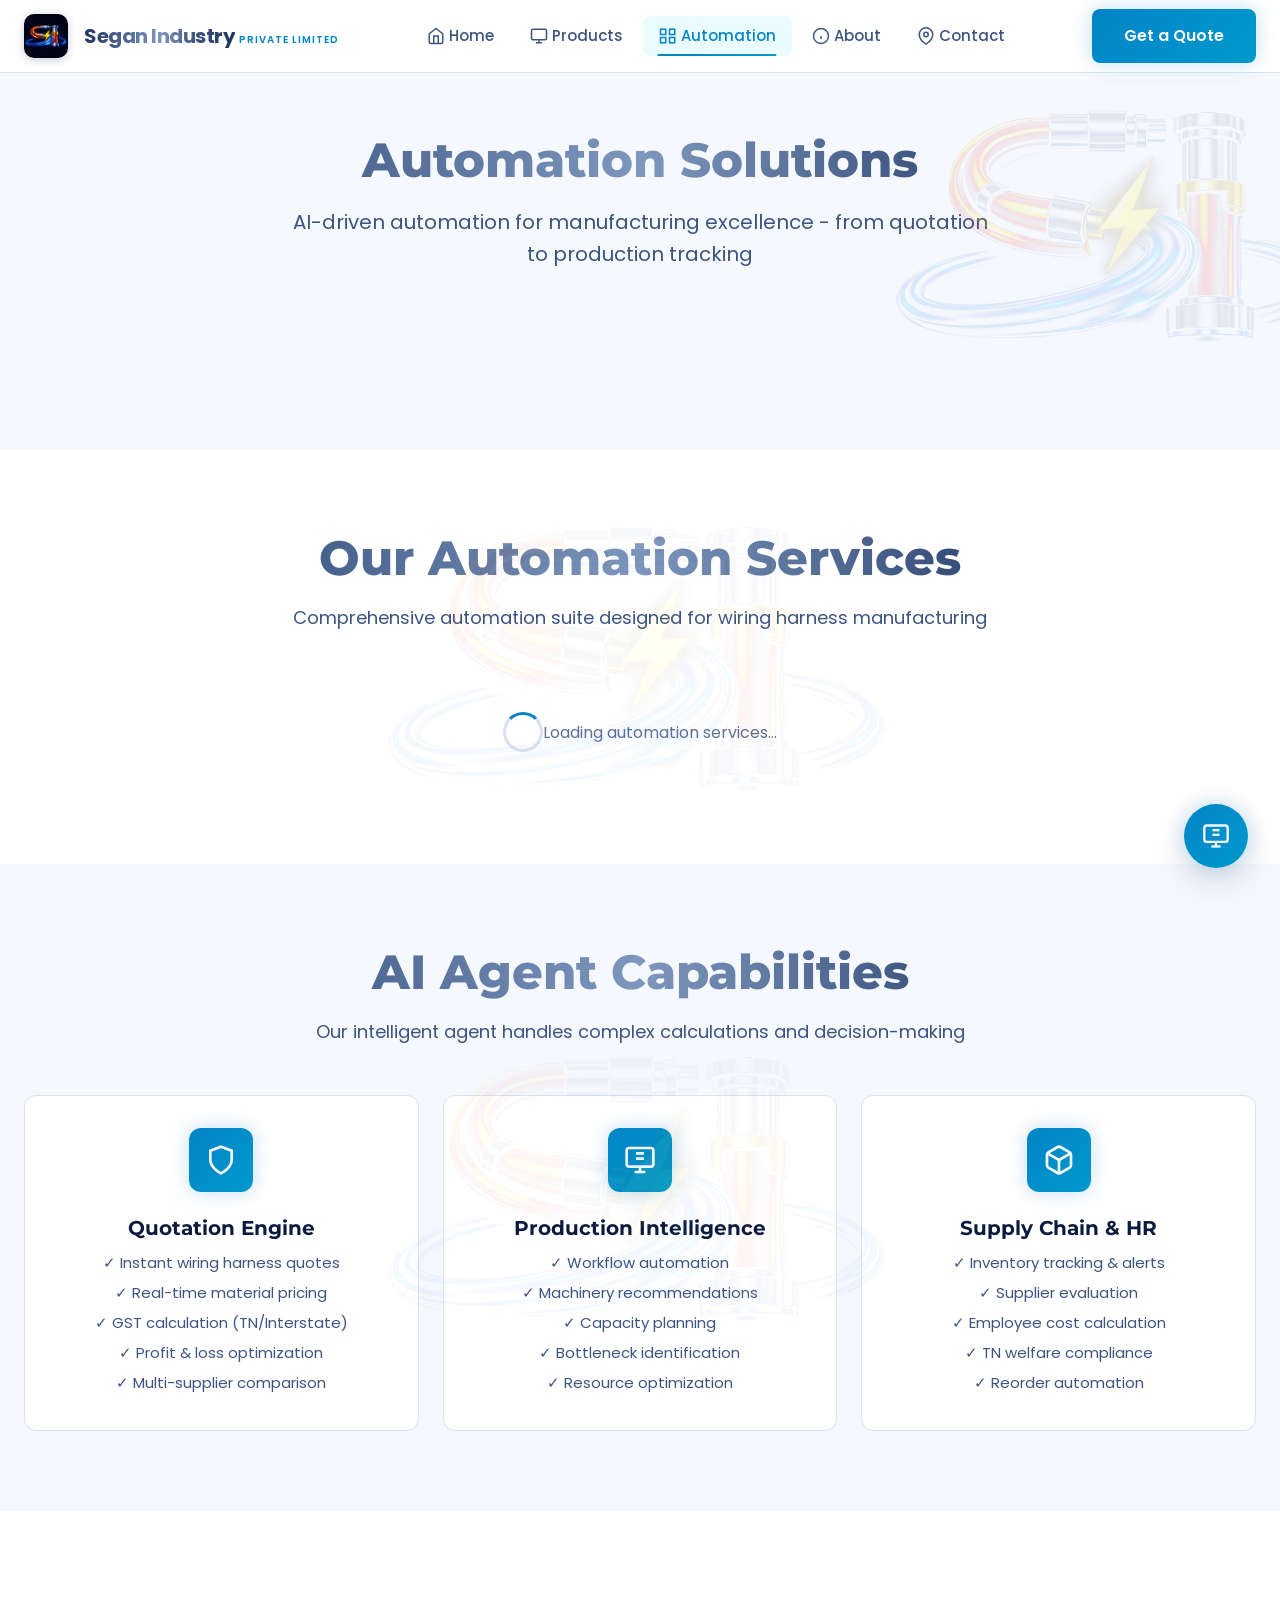
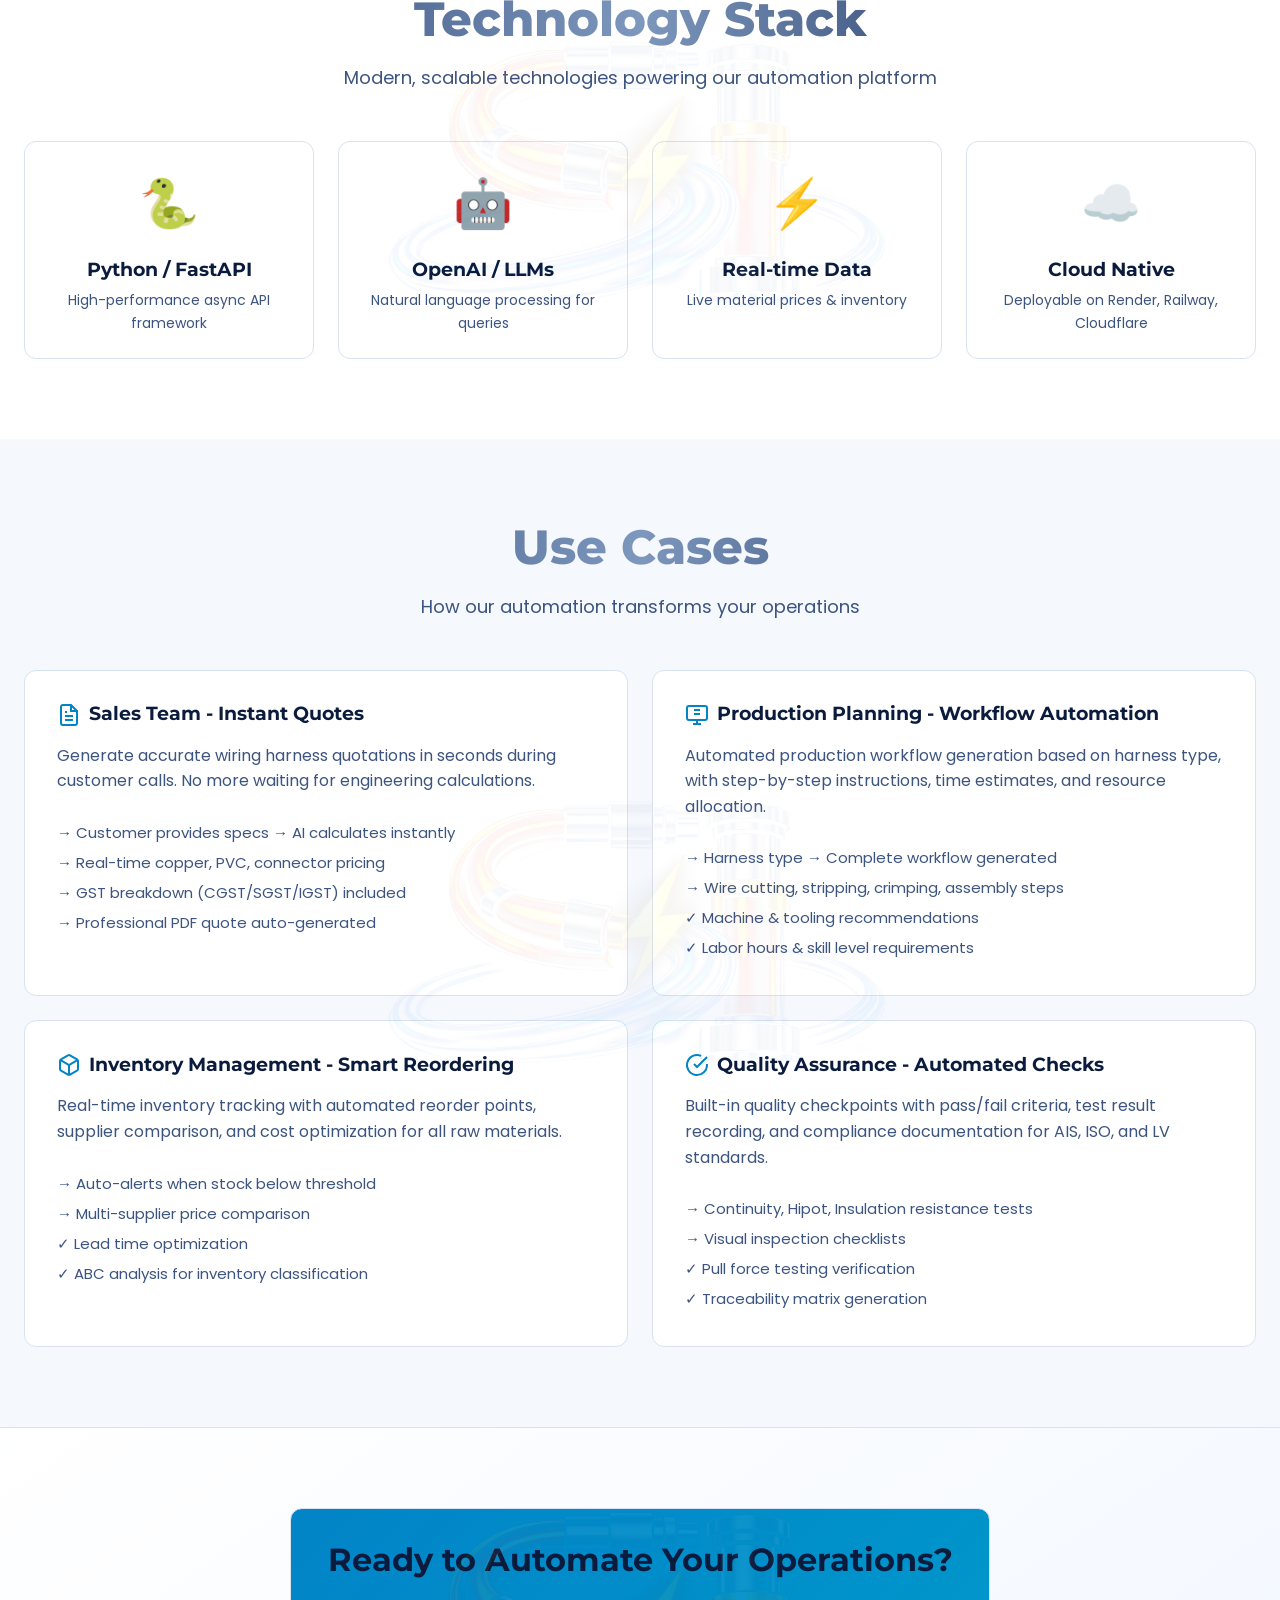
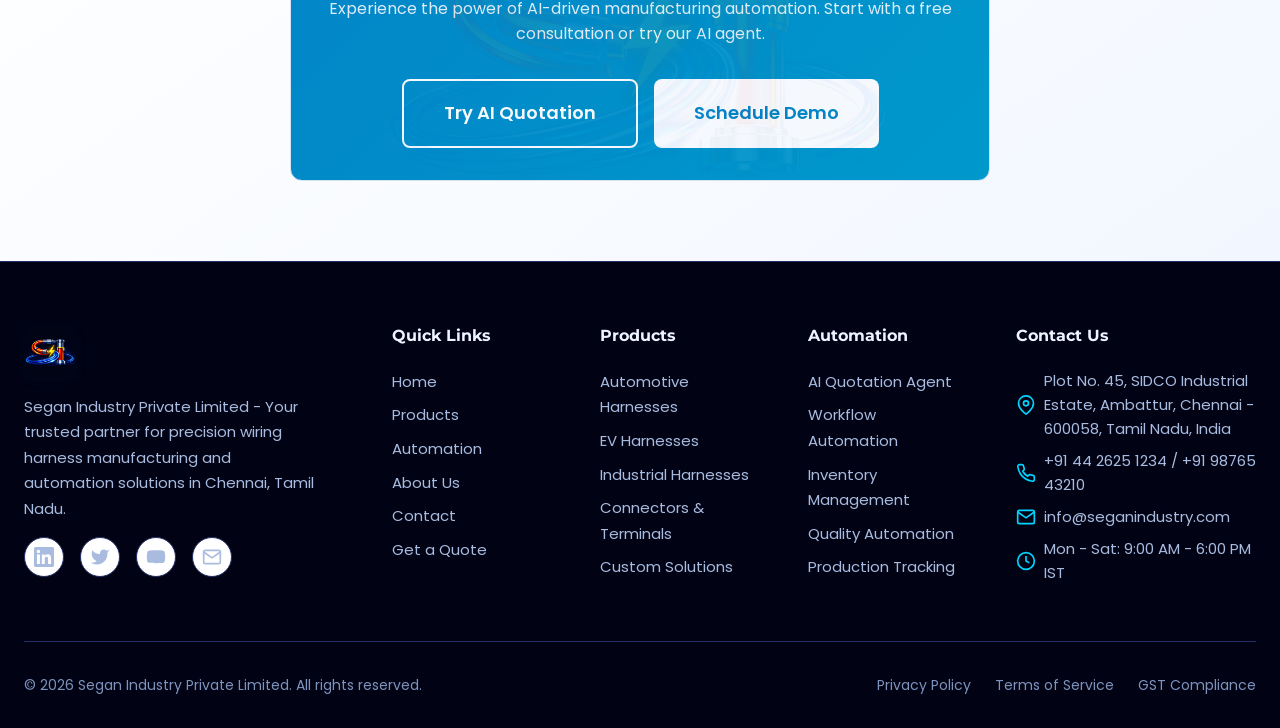
<file: frontend/automation.html>
<!DOCTYPE html>
<html lang="en">
<head>
  <meta charset="UTF-8">
  <meta name="viewport" content="width=device-width, initial-scale=1.0">
  <meta name="description" content="Segan Industry Automation Solutions - AI-Powered Quotation, Workflow Automation, Inventory Management, Quality Control">
  <meta property="og:title" content="Automation Solutions | Segan Industry">
  <meta property="og:description" content="Segan Industry Automation Solutions - AI-Powered Quotation, Workflow Automation, Inventory Management, Quality Control">
  <meta property="og:type" content="website">
  <meta property="og:image" content="assets/logo-icon-512.png">
  <meta name="keywords" content="automation, AI quotation, workflow automation, inventory management, quality control, manufacturing automation">
  <title>Automation Solutions | Segan Industry</title>
  <link rel="preconnect" href="https://fonts.googleapis.com">
  <link rel="preconnect" href="https://fonts.gstatic.com" crossorigin>
  <link rel="stylesheet" href="style.css">
  <link rel="icon" type="image/png" sizes="32x32" href="assets/favicon-32.png">
  <link rel="icon" type="image/png" sizes="64x64" href="assets/favicon-64.png">
  <link rel="apple-touch-icon" href="assets/apple-touch-icon.png">
  <meta name="theme-color" content="#010315">
</head>
<body>
  <div class="toast-container" aria-live="polite"></div>

  <header class="header" role="banner">
    <nav class="nav" role="navigation" aria-label="Main navigation">
      <a href="index.html" class="nav-brand" aria-label="Segan Industry Home">
        <img src="assets/logo-nav.png" class="nav-logo-img" alt="Segan Industry logo">
        <div>
          <span class="nav-title">Segan Industry</span>
          <span class="nav-tagline">Private Limited</span>
        </div>
      </a>

      <ul class="nav-menu" role="menubar">
        <li role="none"><a href="index.html" class="nav-link" role="menuitem"><svg class="icon" viewBox="0 0 24 24" fill="none" stroke="currentColor" stroke-width="2"><path d="M3 9l9-7 9 7v11a2 2 0 0 1-2 2H5a2 2 0 0 1-2-2z"></path><polyline points="9 22 9 12 15 12 15 22"></polyline></svg><span>Home</span></a></li>
        <li role="none"><a href="products.html" class="nav-link" role="menuitem"><svg class="icon" viewBox="0 0 24 24" fill="none" stroke="currentColor" stroke-width="2"><rect x="2" y="3" width="20" height="14" rx="2"></rect><path d="M8 21h8"></path><path d="M12 17v4"></path></svg><span>Products</span></a></li>
        <li role="none"><a href="automation.html" class="nav-link active" role="menuitem"><svg class="icon" viewBox="0 0 24 24" fill="none" stroke="currentColor" stroke-width="2"><rect x="2" y="3" width="7" height="7"></rect><rect x="14" y="3" width="7" height="7"></rect><rect x="2" y="14" width="7" height="7"></rect><rect x="14" y="14" width="7" height="7"></rect></svg><span>Automation</span></a></li>
        <li role="none"><a href="about.html" class="nav-link" role="menuitem"><svg class="icon" viewBox="0 0 24 24" fill="none" stroke="currentColor" stroke-width="2"><circle cx="12" cy="12" r="10"></circle><path d="M12 16v-4"></path><path d="M12 8h.01"></path></svg><span>About</span></a></li>
        <li role="none"><a href="contact.html" class="nav-link" role="menuitem"><svg class="icon" viewBox="0 0 24 24" fill="none" stroke="currentColor" stroke-width="2"><path d="M21 10c0 7-9 13-9 13s-9-6-9-13a9 9 0 0 1 18 0z"></path><circle cx="12" cy="10" r="3"></circle></svg><span>Contact</span></a></li>
      </ul>

      <div class="nav-cta">
        <a href="quote.html" class="btn btn-primary">Get a Quote</a>
        <button class="mobile-menu-btn" aria-label="Toggle menu" aria-expanded="false">
          <svg class="icon" viewBox="0 0 24 24" fill="none" stroke="currentColor" stroke-width="2"><line x1="3" y1="12" x2="21" y2="12"></line><line x1="3" y1="6" x2="21" y2="6"></line><line x1="3" y1="18" x2="21" y2="18"></line></svg>
        </button>
      </div>
    </nav>
  </header>

  <main role="main">
    <!-- Page Hero -->
    <section class="automation-hero section" aria-labelledby="page-title">
      <div class="container">
        <div class="section-header">
          <h1 id="page-title" class="section-title">Automation Solutions</h1>
          <p class="section-subtitle" style="font-size: 1.25rem;">AI-driven automation for manufacturing excellence - from quotation to production tracking</p>
        </div>
      </div>
    </section>

    <!-- Automation Services -->
    <section class="automation section" aria-labelledby="services-title">
      <div class="container">
        <div class="section-header">
          <h2 id="services-title" class="section-title">Our Automation Services</h2>
          <p class="section-subtitle">Comprehensive automation suite designed for wiring harness manufacturing</p>
        </div>

        <div class="automation-grid" role="list" aria-label="Automation services">
          <div class="loading">
            <div class="spinner"></div>
            <p>Loading automation services...</p>
          </div>
        </div>
      </div>
    </section>

    <!-- AI Agent Features -->
    <section class="section" aria-labelledby="ai-features-title">
      <div class="container">
        <div class="section-header">
          <h2 id="ai-features-title" class="section-title">AI Agent Capabilities</h2>
          <p class="section-subtitle">Our intelligent agent handles complex calculations and decision-making</p>
        </div>

        <div class="grid grid-3" style="margin-top: var(--space-xl);">
          <article class="card feature-card">
            <div class="feature-icon">
              <svg viewBox="0 0 24 24" fill="none" stroke="currentColor" stroke-width="2"><path d="M12 22s8-4 8-10V5l-8-3-8 3v7c0 6 8 10 8 10z"></path></svg>
            </div>
            <h3 class="feature-title">Quotation Engine</h3>
            <ul style="list-style: none; color: var(--text-secondary); font-size: 0.9375rem; line-height: 2;">
              <li>✓ Instant wiring harness quotes</li>
              <li>✓ Real-time material pricing</li>
              <li>✓ GST calculation (TN/Interstate)</li>
              <li>✓ Profit & loss optimization</li>
              <li>✓ Multi-supplier comparison</li>
            </ul>
          </article>

          <article class="card feature-card">
            <div class="feature-icon">
              <svg viewBox="0 0 24 24" fill="none" stroke="currentColor" stroke-width="2"><rect x="2" y="3" width="20" height="14" rx="2"></rect><path d="M8 21h8"></path><path d="M12 17v4"></path><path d="M9 7h6"></path><path d="M9 11h6"></path></svg>
            </div>
            <h3 class="feature-title">Production Intelligence</h3>
            <ul style="list-style: none; color: var(--text-secondary); font-size: 0.9375rem; line-height: 2;">
              <li>✓ Workflow automation</li>
              <li>✓ Machinery recommendations</li>
              <li>✓ Capacity planning</li>
              <li>✓ Bottleneck identification</li>
              <li>✓ Resource optimization</li>
            </ul>
          </article>

          <article class="card feature-card">
            <div class="feature-icon">
              <svg viewBox="0 0 24 24" fill="none" stroke="currentColor" stroke-width="2"><path d="M21 16V8a2 2 0 0 0-1-1.73l-7-4a2 2 0 0 0-2 0l-7 4A2 2 0 0 0 3 8v8a2 2 0 0 0 1 1.73l7 4a2 2 0 0 0 2 0l7-4A2 2 0 0 0 21 16z"></path><polyline points="3.27 6.96 12 12.01 20.73 6.96"></polyline><line x1="12" y1="22.08" x2="12" y2="12"></line></svg>
            </div>
            <h3 class="feature-title">Supply Chain & HR</h3>
            <ul style="list-style: none; color: var(--text-secondary); font-size: 0.9375rem; line-height: 2;">
              <li>✓ Inventory tracking & alerts</li>
              <li>✓ Supplier evaluation</li>
              <li>✓ Employee cost calculation</li>
              <li>✓ TN welfare compliance</li>
              <li>✓ Reorder automation</li>
            </ul>
          </article>
        </div>
      </div>
    </section>

    <!-- Technology Stack -->
    <section class="section" style="background: var(--bg-secondary);" aria-labelledby="tech-title">
      <div class="container">
        <div class="section-header">
          <h2 id="tech-title" class="section-title">Technology Stack</h2>
          <p class="section-subtitle">Modern, scalable technologies powering our automation platform</p>
        </div>

        <div class="grid grid-4" style="margin-top: var(--space-xl); text-align: center;">
          <div class="card" style="padding: var(--space-lg);">
            <div style="font-size: 3rem; margin-bottom: var(--space-md);">🐍</div>
            <h3 style="margin-bottom: var(--space-sm);">Python / FastAPI</h3>
            <p style="color: var(--text-secondary); font-size: 0.875rem;">High-performance async API framework</p>
          </div>
          <div class="card" style="padding: var(--space-lg);">
            <div style="font-size: 3rem; margin-bottom: var(--space-md);">🤖</div>
            <h3 style="margin-bottom: var(--space-sm);">OpenAI / LLMs</h3>
            <p style="color: var(--text-secondary); font-size: 0.875rem;">Natural language processing for queries</p>
          </div>
          <div class="card" style="padding: var(--space-lg);">
            <div style="font-size: 3rem; margin-bottom: var(--space-md);">⚡</div>
            <h3 style="margin-bottom: var(--space-sm);">Real-time Data</h3>
            <p style="color: var(--text-secondary); font-size: 0.875rem;">Live material prices & inventory</p>
          </div>
          <div class="card" style="padding: var(--space-lg);">
            <div style="font-size: 3rem; margin-bottom: var(--space-md);">☁️</div>
            <h3 style="margin-bottom: var(--space-sm);">Cloud Native</h3>
            <p style="color: var(--text-secondary); font-size: 0.875rem;">Deployable on Render, Railway, Cloudflare</p>
          </div>
        </div>
      </div>
    </section>

    <!-- Use Cases -->
    <section class="section" aria-labelledby="usecases-title">
      <div class="container">
        <div class="section-header">
          <h2 id="usecases-title" class="section-title">Use Cases</h2>
          <p class="section-subtitle">How our automation transforms your operations</p>
        </div>

        <div class="grid grid-2" style="margin-top: var(--space-xl);">
          <article class="card">
            <h3 style="margin-bottom: var(--space-md); display: flex; align-items: center; gap: var(--space-sm);">
              <svg width="24" height="24" viewBox="0 0 24 24" fill="none" stroke="var(--color-electric-blue)" stroke-width="2"><path d="M14 2H6a2 2 0 0 0-2 2v16a2 2 0 0 0 2 2h12a2 2 0 0 0 2-2V8z"></path><polyline points="14 2 14 8 20 8"></polyline><line x1="16" y1="13" x2="8" y2="13"></line><line x1="16" y1="17" x2="8" y2="17"></line><polyline points="10 9 9 9 8 9"></polyline></svg>
              Sales Team - Instant Quotes
            </h3>
            <p style="color: var(--text-secondary); margin-bottom: var(--space-lg);">Generate accurate wiring harness quotations in seconds during customer calls. No more waiting for engineering calculations.</p>
            <ul style="list-style: none; color: var(--text-secondary); font-size: 0.9375rem; line-height: 2;">
              <li>→ Customer provides specs → AI calculates instantly</li>
              <li>→ Real-time copper, PVC, connector pricing</li>
              <li>→ GST breakdown (CGST/SGST/IGST) included</li>
              <li>→ Professional PDF quote auto-generated</li>
            </ul>
          </article>

          <article class="card">
            <h3 style="margin-bottom: var(--space-md); display: flex; align-items: center; gap: var(--space-sm);">
              <svg width="24" height="24" viewBox="0 0 24 24" fill="none" stroke="var(--color-electric-blue)" stroke-width="2"><rect x="2" y="3" width="20" height="14" rx="2"></rect><path d="M8 21h8"></path><path d="M12 17v4"></path><path d="M9 7h6"></path><path d="M9 11h6"></path></svg>
              Production Planning - Workflow Automation
            </h3>
            <p style="color: var(--text-secondary); margin-bottom: var(--space-lg);">Automated production workflow generation based on harness type, with step-by-step instructions, time estimates, and resource allocation.</p>
            <ul style="list-style: none; color: var(--text-secondary); font-size: 0.9375rem; line-height: 2;">
              <li>→ Harness type → Complete workflow generated</li>
              <li>→ Wire cutting, stripping, crimping, assembly steps</li>
              <li>✓ Machine & tooling recommendations</li>
              <li>✓ Labor hours & skill level requirements</li>
            </ul>
          </article>

          <article class="card">
            <h3 style="margin-bottom: var(--space-md); display: flex; align-items: center; gap: var(--space-sm);">
              <svg width="24" height="24" viewBox="0 0 24 24" fill="none" stroke="var(--color-electric-blue)" stroke-width="2"><path d="M21 16V8a2 2 0 0 0-1-1.73l-7-4a2 2 0 0 0-2 0l-7 4A2 2 0 0 0 3 8v8a2 2 0 0 0 1 1.73l7 4a2 2 0 0 0 2 0l7-4A2 2 0 0 0 21 16z"></path><polyline points="3.27 6.96 12 12.01 20.73 6.96"></polyline><line x1="12" y1="22.08" x2="12" y2="12"></line></svg>
              Inventory Management - Smart Reordering
            </h3>
            <p style="color: var(--text-secondary); margin-bottom: var(--space-lg);">Real-time inventory tracking with automated reorder points, supplier comparison, and cost optimization for all raw materials.</p>
            <ul style="list-style: none; color: var(--text-secondary); font-size: 0.9375rem; line-height: 2;">
              <li>→ Auto-alerts when stock below threshold</li>
              <li>→ Multi-supplier price comparison</li>
              <li>✓ Lead time optimization</li>
              <li>✓ ABC analysis for inventory classification</li>
            </ul>
          </article>

          <article class="card">
            <h3 style="margin-bottom: var(--space-md); display: flex; align-items: center; gap: var(--space-sm);">
              <svg width="24" height="24" viewBox="0 0 24 24" fill="none" stroke="var(--color-electric-blue)" stroke-width="2"><path d="M22 11.08V12a10 10 0 1 1-5.93-9.14"></path><polyline points="22 4 12 14.01 9 11.01"></polyline></svg>
              Quality Assurance - Automated Checks
            </h3>
            <p style="color: var(--text-secondary); margin-bottom: var(--space-lg);">Built-in quality checkpoints with pass/fail criteria, test result recording, and compliance documentation for AIS, ISO, and LV standards.</p>
            <ul style="list-style: none; color: var(--text-secondary); font-size: 0.9375rem; line-height: 2;">
              <li>→ Continuity, Hipot, Insulation resistance tests</li>
              <li>→ Visual inspection checklists</li>
              <li>✓ Pull force testing verification</li>
              <li>✓ Traceability matrix generation</li>
            </ul>
          </article>
        </div>
      </div>
    </section>

    <!-- CTA -->
    <section class="section" style="background: var(--gradient-card); border-top: 1px solid var(--border-primary);">
      <div class="container">
        <div class="card" style="text-align: center; max-width: 700px; margin: 0 auto; background: var(--gradient-primary); color: var(--bg-primary);">
          <h2 style="font-size: clamp(1.5rem, 3vw, 2rem); margin-bottom: var(--space-md);">Ready to Automate Your Operations?</h2>
          <p style="opacity: 0.9; margin-bottom: var(--space-xl);">Experience the power of AI-driven manufacturing automation. Start with a free consultation or try our AI agent.</p>
          <div class="flex gap-md justify-center flex-wrap">
            <a href="quote.html" class="btn btn-secondary btn-lg" style="border-color: var(--bg-primary); color: var(--bg-primary);">
              Try AI Quotation
            </a>
            <a href="contact.html" class="btn btn-lg" style="background: var(--bg-primary); color: var(--color-electric-blue);">
              Schedule Demo
            </a>
          </div>
        </div>
      </div>
    </section>
  </main>

  <footer class="footer" role="contentinfo">
    <div class="container">
      <div class="footer-grid">
        <div class="footer-brand">
          <img src="assets/logo-nav.png" class="footer-logo-img" alt="Segan Industry logo">
          <p class="footer-tagline">Segan Industry Private Limited - Your trusted partner for precision wiring harness manufacturing and automation solutions in Chennai, Tamil Nadu.</p>
          <div class="footer-social">
            <a href="contact.html" class="social-link" aria-label="LinkedIn"><svg viewBox="0 0 24 24" fill="currentColor"><path d="M20.447 20.452h-3.554v-5.569c0-1.328-.027-3.037-1.852-3.037-1.853 0-2.136 1.445-2.136 2.939v5.667H9.351V9h3.414v1.561h.046c.477-.9 1.637-1.85 3.37-1.85 3.601 0 4.267 2.37 4.267 5.455v6.286zM5.337 7.433c-1.144 0-2.063-.926-2.063-2.065 0-1.138.92-2.063 2.063-2.063 1.14 0 2.064.925 2.064 2.063 0 1.139-.925 2.065-2.064 2.065zm1.782 13.019H3.555V9h3.564v11.452zM22.225 0H1.771C.792 0 0 .774 0 1.729v20.542C0 23.227.792 24 1.771 24h20.451C23.2 24 24 23.227 24 22.271V1.729C24 .774 23.2 0 22.222 0h.003z"/></svg></a>
            <a href="contact.html" class="social-link" aria-label="Twitter"><svg viewBox="0 0 24 24" fill="currentColor"><path d="M23 3a10.9 10.9 0 0 1-3.14 1.53 4.48 4.48 0 0 0-7.86 3v1A10.66 10.66 0 0 1 3 4s-4 9 5 13a11.64 11.64 0 0 1-7 2c9 5 20 0 20-11.5a4.5 4.5 0 0 0-.08-.83A7.72 7.72 0 0 0 23 3z"/></svg></a>
            <a href="contact.html" class="social-link" aria-label="YouTube"><svg viewBox="0 0 24 24" fill="currentColor"><path d="M22.54 6.42a2.78 2.78 0 0 0-1.94-2C18.88 4 12 4 12 4s-6.88 0-8.6.46a2.78 2.78 0 0 0-1.94 2A29 29 0 0 0 1 11.75a29 29 0 0 0 .46 5.33A2.78 2.78 0 0 0 3.4 19c1.72.46 8.6.46 8.6.46s6.88 0 8.6-.46a2.78 2.78 0 0 0 1.94-2 29 29 0 0 0 .46-5.33 29 29 0 0 0-.46-5.33z"/><polygon points="9.75 15.02 15.5 11.75 9.75 8.48 9.75 15.02"/></svg></a>
            <a href="mailto:info@seganindustry.com" class="social-link" aria-label="Email"><svg viewBox="0 0 24 24" fill="none" stroke="currentColor" stroke-width="2"><path d="M4 4h16c1.1 0 2 .9 2 2v12c0 1.1-.9 2-2 2H4c-1.1 0-2-.9-2-2V6c0-1.1.9-2 2-2z"></path><polyline points="22,6 12,13 2,6"></polyline></svg></a>
          </div>
        </div>
        <div>
          <h3 class="footer-title">Quick Links</h3>
          <ul class="footer-links">
            <li><a href="index.html">Home</a></li>
            <li><a href="products.html">Products</a></li>
            <li><a href="automation.html">Automation</a></li>
            <li><a href="about.html">About Us</a></li>
            <li><a href="contact.html">Contact</a></li>
            <li><a href="quote.html">Get a Quote</a></li>
          </ul>
        </div>
        <div>
          <h3 class="footer-title">Products</h3>
          <ul class="footer-links">
            <li><a href="products.html?category=Automotive">Automotive Harnesses</a></li>
            <li><a href="products.html?category=EV">EV Harnesses</a></li>
            <li><a href="products.html?category=Industrial">Industrial Harnesses</a></li>
            <li><a href="products.html?category=Components">Connectors & Terminals</a></li>
            <li><a href="products.html?category=Custom">Custom Solutions</a></li>
          </ul>
        </div>
        <div>
          <h3 class="footer-title">Automation</h3>
          <ul class="footer-links">
            <li><a href="automation.html">AI Quotation Agent</a></li>
            <li><a href="automation.html">Workflow Automation</a></li>
            <li><a href="automation.html">Inventory Management</a></li>
            <li><a href="automation.html">Quality Automation</a></li>
            <li><a href="automation.html">Production Tracking</a></li>
          </ul>
        </div>
        <div>
          <h3 class="footer-title">Contact Us</h3>
          <ul class="footer-contact">
            <li><svg viewBox="0 0 24 24" fill="none" stroke="currentColor" stroke-width="2"><path d="M21 10c0 7-9 13-9 13s-9-6-9-13a9 9 0 0 1 18 0z"></path><circle cx="12" cy="10" r="3"></circle></svg><span>Plot No. 45, SIDCO Industrial Estate, Ambattur, Chennai - 600058, Tamil Nadu, India</span></li>
            <li><svg viewBox="0 0 24 24" fill="none" stroke="currentColor" stroke-width="2"><path d="M22 16.92v3a2 2 0 0 1-2.18 2 19.79 19.79 0 0 1-8.63-3.07 19.5 19.5 0 0 1-6-6 19.79 19.79 0 0 1-3.07-8.67A2 2 0 0 1 4.11 2h3a2 2 0 0 1 2 1.72 12.84 12.84 0 0 0 .7 2.81 2 2 0 0 1-.45 2.11L8.09 9.91a16 16 0 0 0 6 6l1.27-1.27a2 2 0 0 1 2.11-.45 12.84 12.84 0 0 0 2.81.7A2 2 0 0 1 22 16.92z"></path></svg><span>+91 44 2625 1234 / +91 98765 43210</span></li>
            <li><svg viewBox="0 0 24 24" fill="none" stroke="currentColor" stroke-width="2"><path d="M4 4h16c1.1 0 2 .9 2 2v12c0 1.1-.9 2-2 2H4c-1.1 0-2-.9-2-2V6c0-1.1.9-2 2-2z"></path><polyline points="22,6 12,13 2,6"></polyline></svg><span>info@seganindustry.com</span></li>
            <li><svg viewBox="0 0 24 24" fill="none" stroke="currentColor" stroke-width="2"><circle cx="12" cy="12" r="10"></circle><path d="M12 6v6l4 2"></path></svg><span>Mon - Sat: 9:00 AM - 6:00 PM IST</span></li>
          </ul>
        </div>
      </div>
      <div class="footer-bottom">
        <p class="footer-copyright">&copy; 2026 Segan Industry Private Limited. All rights reserved.</p>
        <div class="footer-legal"><a href="about.html">Privacy Policy</a><a href="about.html">Terms of Service</a><a href="contact.html">GST Compliance</a></div>
      </div>
    </div>
  </footer>

  <div class="chat-widget" aria-label="AI Assistant">
    <button class="chat-toggle" aria-label="Open AI Assistant" aria-expanded="false"><svg viewBox="0 0 24 24" fill="none" stroke="currentColor" stroke-width="2"><rect x="2" y="3" width="20" height="14" rx="2"></rect><path d="M8 21h8"></path><path d="M12 17v4"></path><path d="M9 7h6"></path><path d="M9 11h6"></path></svg></button>
    <div class="chat-window" role="dialog" aria-label="AI Assistant Chat">
      <div class="chat-header"><div class="chat-title"><svg width="20" height="20" viewBox="0 0 24 24" fill="none" stroke="currentColor" stroke-width="2"><rect x="2" y="3" width="20" height="14" rx="2"></rect><path d="M8 21h8"></path><path d="M12 17v4"></path></svg><span>Segan AI Assistant</span><span class="chat-status" aria-label="Online"></span></div><button class="chat-close" aria-label="Close chat"><svg width="20" height="20" viewBox="0 0 24 24" fill="none" stroke="currentColor" stroke-width="2"><line x1="18" y1="6" x2="6" y2="18"></line><line x1="6" y1="6" x2="18" y2="18"></line></svg></button></div>
      <div class="chat-messages" role="log" aria-live="polite"><div class="chat-message bot"><div class="chat-message-avatar"><svg width="16" height="16" viewBox="0 0 24 24" fill="none" stroke="currentColor" stroke-width="2"><rect x="2" y="3" width="20" height="14" rx="2"></rect><path d="M8 21h8"></path><path d="M12 17v4"></path></svg></div><div class="chat-message-content">Hello! I'm your Segan Industry AI Assistant. I can help you with quotations, product information, automation services, GST calculations, and more. How can I assist you today?</div></div></div>
      <div class="chat-input-area"><div class="chat-input-wrapper"><input type="text" class="chat-input" placeholder="Ask me anything..." aria-label="Chat message" autocomplete="off"><button class="chat-send" aria-label="Send message"><svg viewBox="0 0 24 24" fill="none" stroke="currentColor" stroke-width="2"><line x1="22" y1="2" x2="11" y2="13"></line><polygon points="22 2 15 22 11 13 2 9 22 2"></polygon></svg></button></div></div>
    </div>
  </div>

  <script src="app.js"></script>
</body>
</html>
</file>
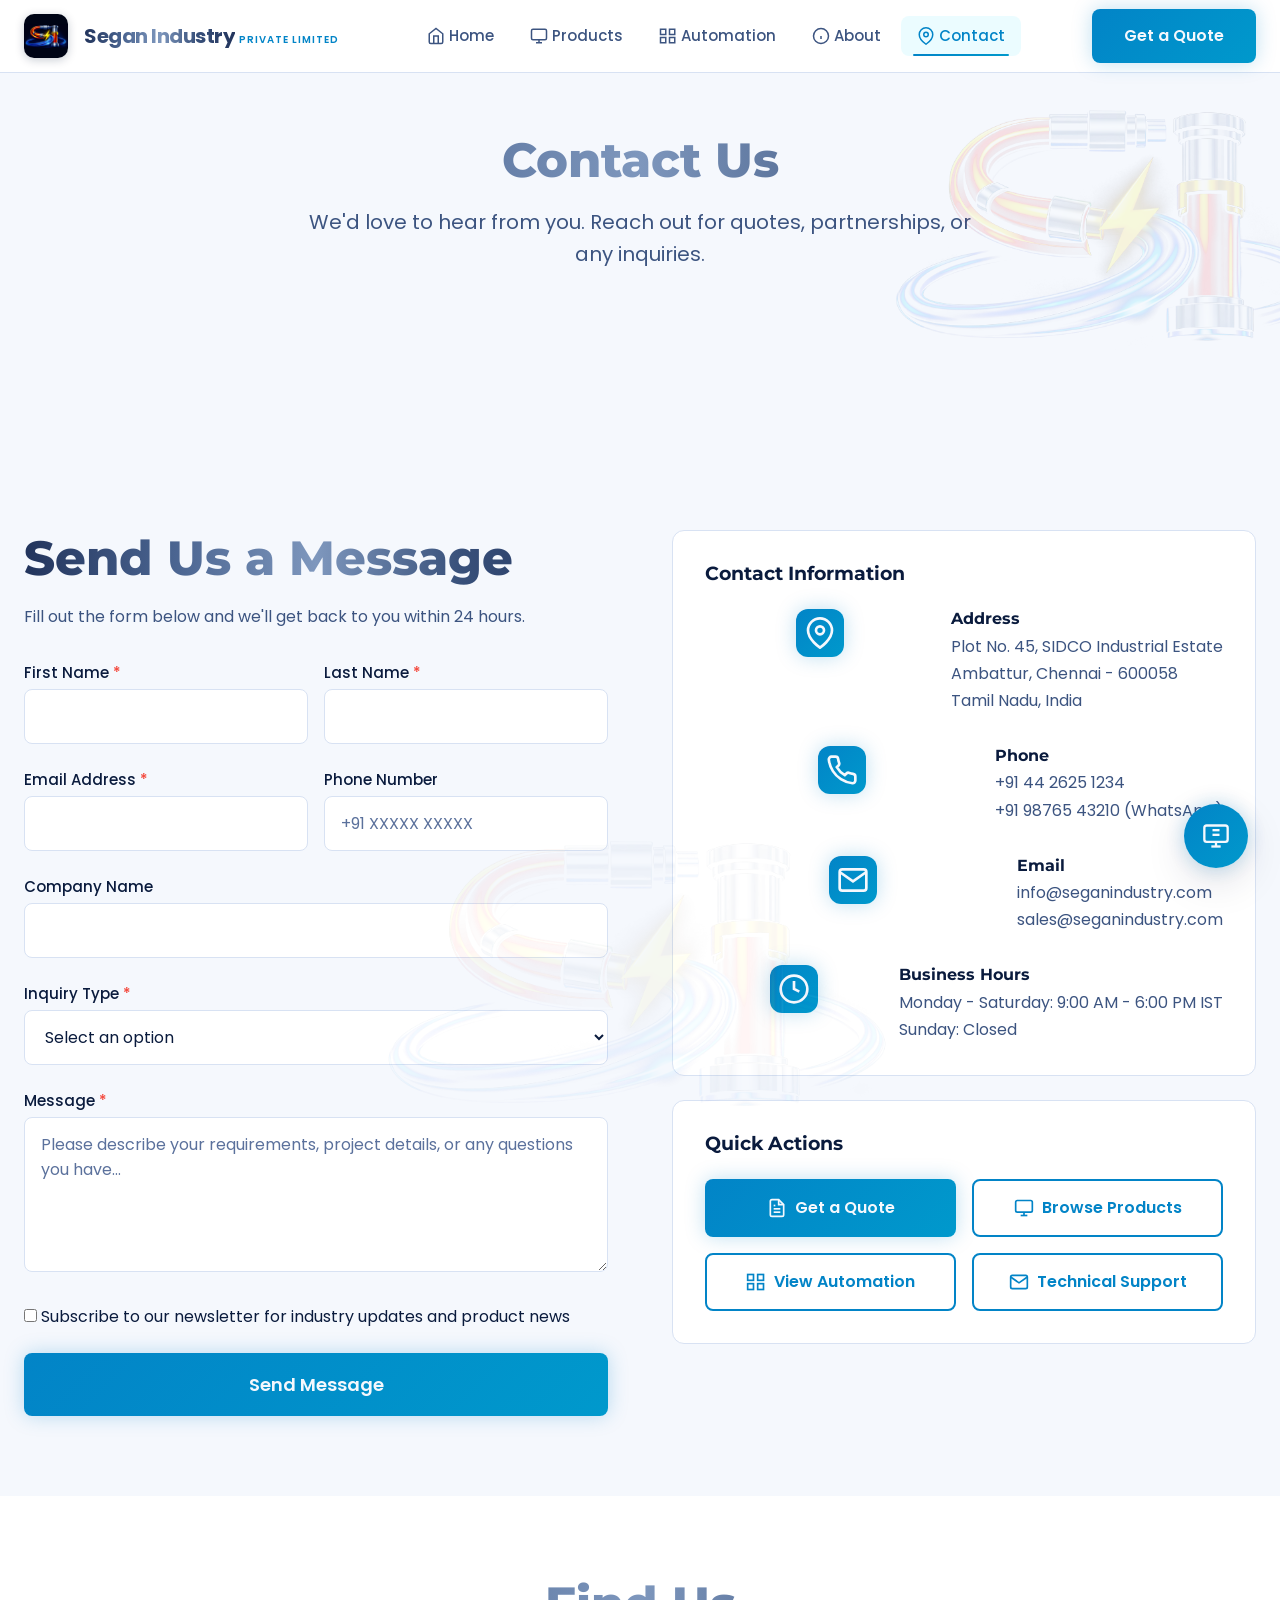
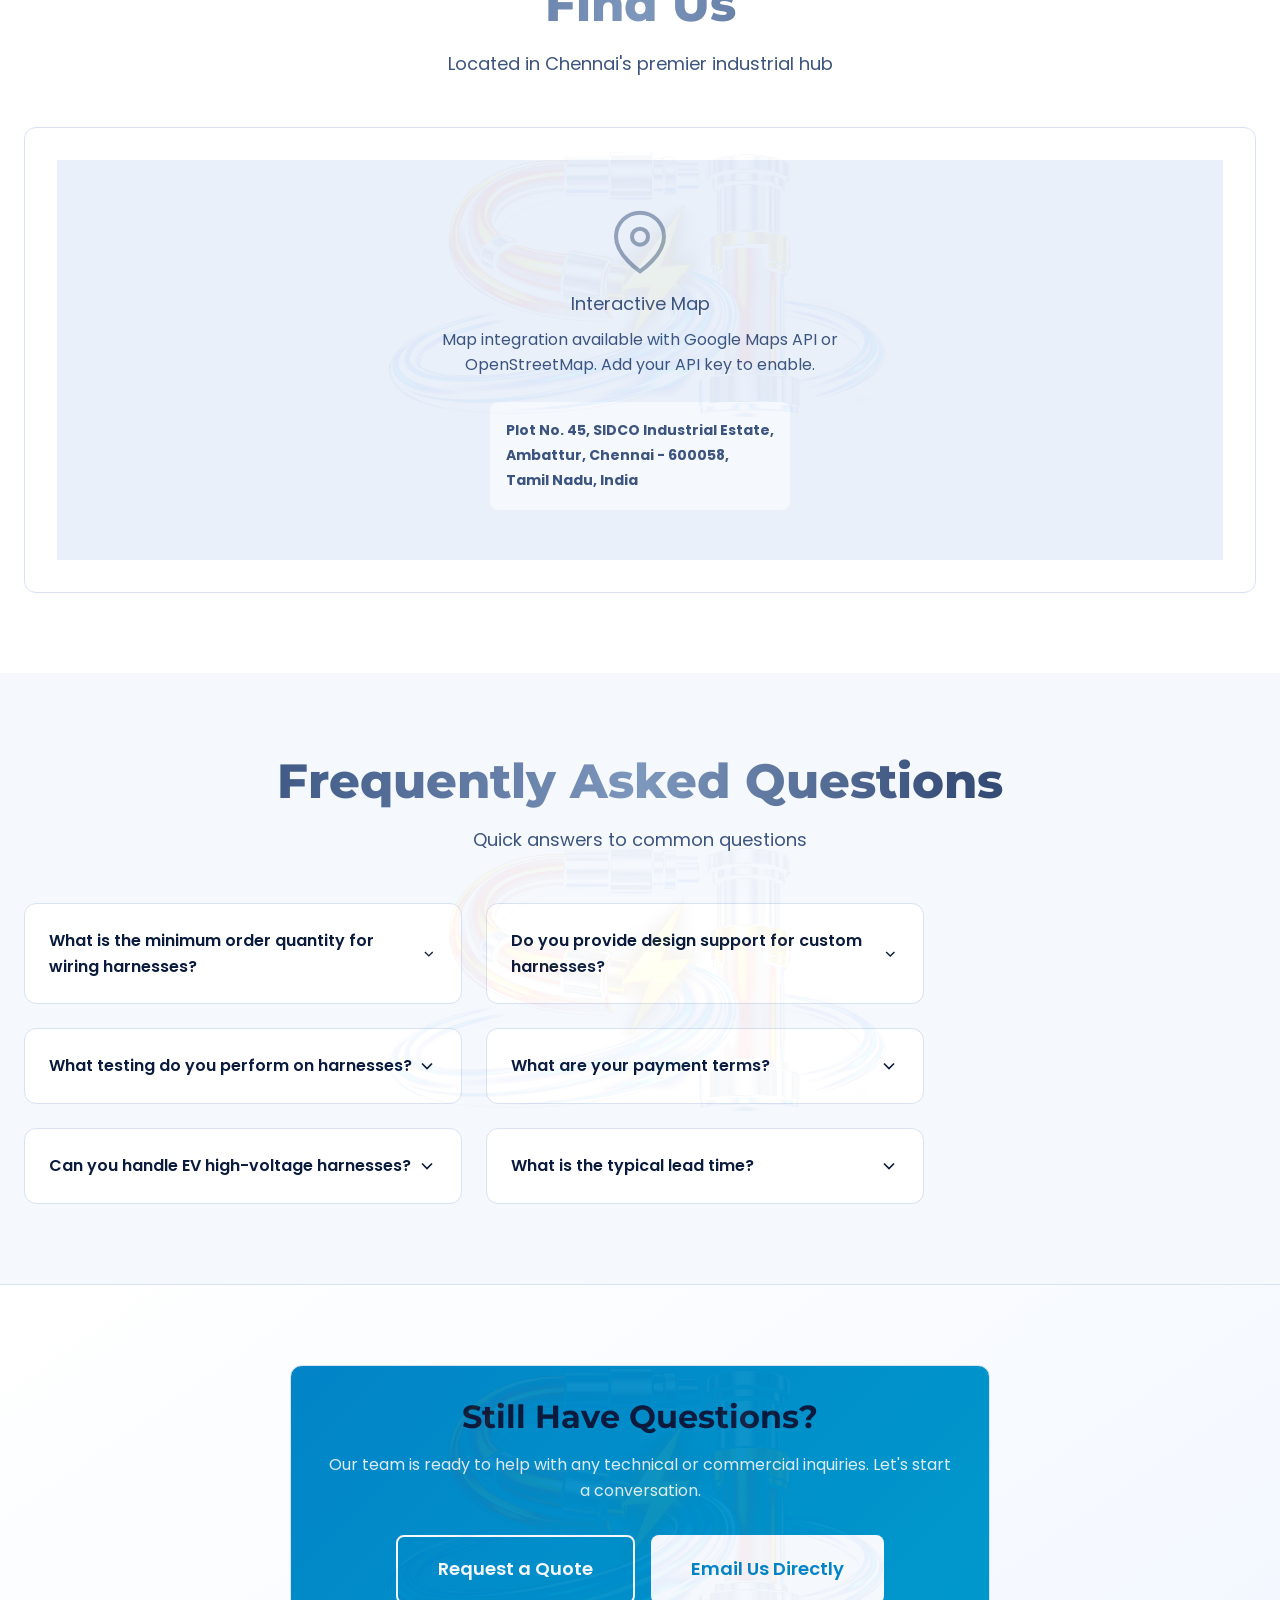
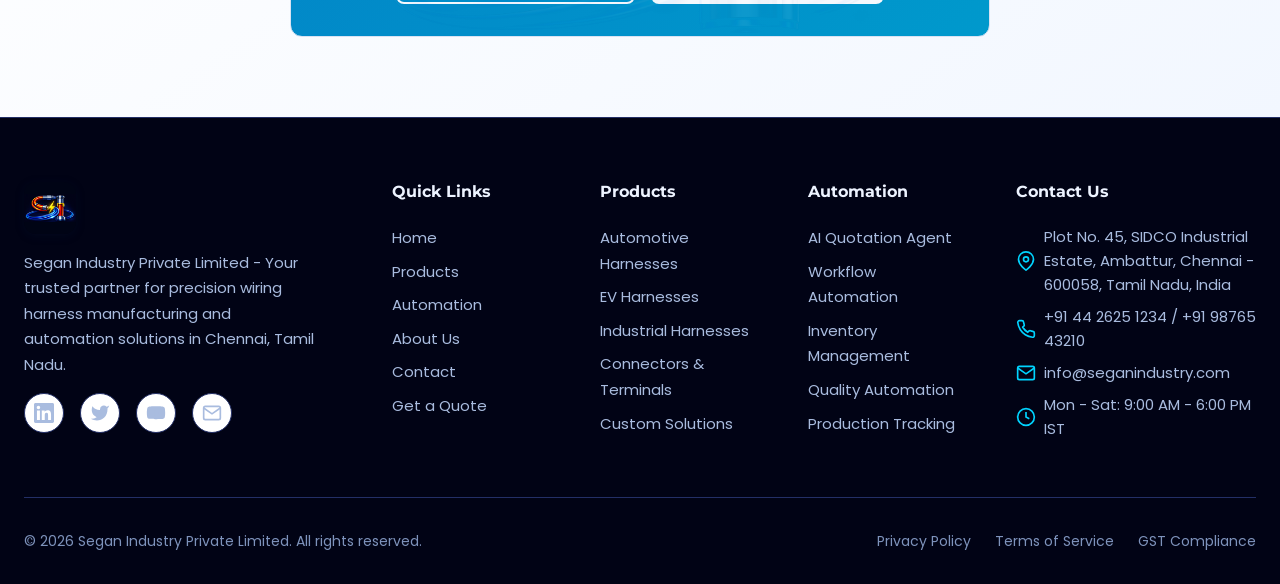
<file: frontend/contact.html>
<!DOCTYPE html>
<html lang="en">
<head>
  <meta charset="UTF-8">
  <meta name="viewport" content="width=device-width, initial-scale=1.0">
  <meta name="description" content="Contact Segan Industry Private Limited - Wiring Harness Manufacturer in Chennai, Tamil Nadu. Get in touch for quotes, inquiries, and partnerships.">
  <meta property="og:title" content="Contact Us | Segan Industry">
  <meta property="og:description" content="Contact Segan Industry Private Limited - Wiring harness manufacturer in Chennai, Tamil Nadu.">
  <meta property="og:type" content="website">
  <meta property="og:image" content="assets/logo-icon-512.png">
  <meta name="keywords" content="contact, wiring harness manufacturer, Chennai, Tamil Nadu, quote request, partnership">
  <title>Contact Us | Segan Industry</title>
  <link rel="preconnect" href="https://fonts.googleapis.com">
  <link rel="preconnect" href="https://fonts.gstatic.com" crossorigin>
  <link rel="stylesheet" href="style.css">
  <link rel="icon" type="image/png" sizes="32x32" href="assets/favicon-32.png">
  <link rel="icon" type="image/png" sizes="64x64" href="assets/favicon-64.png">
  <link rel="apple-touch-icon" href="assets/apple-touch-icon.png">
  <meta name="theme-color" content="#010315">
</head>
<body>
  <div class="toast-container" aria-live="polite"></div>

  <header class="header" role="banner">
    <nav class="nav" role="navigation" aria-label="Main navigation">
      <a href="index.html" class="nav-brand" aria-label="Segan Industry Home">
        <img src="assets/logo-nav.png" class="nav-logo-img" alt="Segan Industry logo">
        <div>
          <span class="nav-title">Segan Industry</span>
          <span class="nav-tagline">Private Limited</span>
        </div>
      </a>

      <ul class="nav-menu" role="menubar">
        <li role="none"><a href="index.html" class="nav-link" role="menuitem"><svg class="icon" viewBox="0 0 24 24" fill="none" stroke="currentColor" stroke-width="2"><path d="M3 9l9-7 9 7v11a2 2 0 0 1-2 2H5a2 2 0 0 1-2-2z"></path><polyline points="9 22 9 12 15 12 15 22"></polyline></svg><span>Home</span></a></li>
        <li role="none"><a href="products.html" class="nav-link" role="menuitem"><svg class="icon" viewBox="0 0 24 24" fill="none" stroke="currentColor" stroke-width="2"><rect x="2" y="3" width="20" height="14" rx="2"></rect><path d="M8 21h8"></path><path d="M12 17v4"></path></svg><span>Products</span></a></li>
        <li role="none"><a href="automation.html" class="nav-link" role="menuitem"><svg class="icon" viewBox="0 0 24 24" fill="none" stroke="currentColor" stroke-width="2"><rect x="2" y="3" width="7" height="7"></rect><rect x="14" y="3" width="7" height="7"></rect><rect x="2" y="14" width="7" height="7"></rect><rect x="14" y="14" width="7" height="7"></rect></svg><span>Automation</span></a></li>
        <li role="none"><a href="about.html" class="nav-link" role="menuitem"><svg class="icon" viewBox="0 0 24 24" fill="none" stroke="currentColor" stroke-width="2"><circle cx="12" cy="12" r="10"></circle><path d="M12 16v-4"></path><path d="M12 8h.01"></path></svg><span>About</span></a></li>
        <li role="none"><a href="contact.html" class="nav-link active" role="menuitem"><svg class="icon" viewBox="0 0 24 24" fill="none" stroke="currentColor" stroke-width="2"><path d="M21 10c0 7-9 13-9 13s-9-6-9-13a9 9 0 0 1 18 0z"></path><circle cx="12" cy="10" r="3"></circle></svg><span>Contact</span></a></li>
      </ul>

      <div class="nav-cta">
        <a href="quote.html" class="btn btn-primary">Get a Quote</a>
        <button class="mobile-menu-btn" aria-label="Toggle menu" aria-expanded="false">
          <svg class="icon" viewBox="0 0 24 24" fill="none" stroke="currentColor" stroke-width="2"><line x1="3" y1="12" x2="21" y2="12"></line><line x1="3" y1="6" x2="21" y2="6"></line><line x1="3" y1="18" x2="21" y2="18"></line></svg>
        </button>
      </div>
    </nav>
  </header>

  <main role="main">
    <!-- Page Hero -->
    <section class="products-hero section" aria-labelledby="page-title">
      <div class="container">
        <div class="section-header">
          <h1 id="page-title" class="section-title">Contact Us</h1>
          <p class="section-subtitle" style="font-size: 1.25rem;">We'd love to hear from you. Reach out for quotes, partnerships, or any inquiries.</p>
        </div>
      </div>
    </section>

    <!-- Contact Form & Info -->
    <section class="section" aria-labelledby="contact-title">
      <div class="container">
        <div class="grid grid-2" style="gap: var(--space-3xl); align-items: start;">
          <!-- Contact Form -->
          <div>
            <h2 id="contact-title" class="section-title" style="text-align: left;">Send Us a Message</h2>
            <p style="color: var(--text-secondary); margin-bottom: var(--space-xl);">Fill out the form below and we'll get back to you within 24 hours.</p>
            
            <form id="contact-form" class="contact-form" novalidate>
              <div class="form-row">
                <div class="form-group">
                  <label for="firstName" class="form-label">First Name <span class="required" aria-hidden="true">*</span></label>
                  <input type="text" id="firstName" name="firstName" class="form-input" required autocomplete="given-name" aria-required="true">
                  <span class="form-error" aria-live="polite"></span>
                </div>
                <div class="form-group">
                  <label for="lastName" class="form-label">Last Name <span class="required" aria-hidden="true">*</span></label>
                  <input type="text" id="lastName" name="lastName" class="form-input" required autocomplete="family-name" aria-required="true">
                  <span class="form-error" aria-live="polite"></span>
                </div>
              </div>
              
              <div class="form-row">
                <div class="form-group">
                  <label for="email" class="form-label">Email Address <span class="required" aria-hidden="true">*</span></label>
                  <input type="email" id="email" name="email" class="form-input" required autocomplete="email" aria-required="true">
                  <span class="form-error" aria-live="polite"></span>
                </div>
                <div class="form-group">
                  <label for="phone" class="form-label">Phone Number</label>
                  <input type="tel" id="phone" name="phone" class="form-input" autocomplete="tel" placeholder="+91 XXXXX XXXXX">
                  <span class="form-error" aria-live="polite"></span>
                </div>
              </div>
              
              <div class="form-group">
                <label for="company" class="form-label">Company Name</label>
                <input type="text" id="company" name="company" class="form-input" autocomplete="organization">
                <span class="form-error" aria-live="polite"></span>
              </div>
              
              <div class="form-group">
                <label for="inquiryType" class="form-label">Inquiry Type <span class="required" aria-hidden="true">*</span></label>
                <select id="inquiryType" name="inquiryType" class="form-select" required aria-required="true">
                  <option value="">Select an option</option>
                  <option value="quotation">Quotation Request</option>
                  <option value="partnership">Partnership / Collaboration</option>
                  <option value="technical">Technical Inquiry</option>
                  <option value="career">Career Opportunities</option>
                  <option value="supplier">Supplier Registration</option>
                  <option value="other">Other</option>
                </select>
                <span class="form-error" aria-live="polite"></span>
              </div>
              
              <div class="form-group">
                <label for="message" class="form-label">Message <span class="required" aria-hidden="true">*</span></label>
                <textarea id="message" name="message" class="form-textarea" rows="5" required aria-required="true" placeholder="Please describe your requirements, project details, or any questions you have..."></textarea>
                <span class="form-error" aria-live="polite"></span>
              </div>
              
              <div class="form-group">
                <label class="form-checkbox">
                  <input type="checkbox" name="newsletter" value="true">
                  <span class="checkmark"></span>
                  Subscribe to our newsletter for industry updates and product news
                </label>
              </div>
              
              <button type="submit" class="btn btn-primary btn-lg" style="width: 100%;">
                <span class="btn-text">Send Message</span>
                <span class="btn-loading" style="display: none;">
                  <svg class="spinner" width="20" height="20" viewBox="0 0 24 24" fill="none" stroke="currentColor" stroke-width="2"><circle cx="12" cy="12" r="10" stroke-opacity="0.25"></circle><path d="M12 2a10 10 0 0 1 10 10" stroke-linecap="round"></path></svg>
                  Sending...
                </span>
              </button>
            </form>
          </div>
          
          <!-- Contact Info -->
          <div>
            <div class="card" style="height: 100%;">
              <h3 style="margin-bottom: var(--space-lg);">Contact Information</h3>
              
              <div style="display: flex; flex-direction: column; gap: var(--space-xl);">
                <div style="display: flex; gap: var(--space-md); align-items: flex-start;">
                  <div class="feature-icon" style="width: 48px; height: 48px; flex-shrink: 0;">
                    <svg width="24" height="24" viewBox="0 0 24 24" fill="none" stroke="currentColor" stroke-width="2"><path d="M21 10c0 7-9 13-9 13s-9-6-9-13a9 9 0 0 1 18 0z"></path><circle cx="12" cy="10" r="3"></circle></svg>
                  </div>
                  <div>
                    <h4 style="margin-bottom: var(--space-xs);">Address</h4>
                    <p style="color: var(--text-secondary); line-height: 1.7;">Plot No. 45, SIDCO Industrial Estate<br>Ambattur, Chennai - 600058<br>Tamil Nadu, India</p>
                  </div>
                </div>
                
                <div style="display: flex; gap: var(--space-md); align-items: flex-start;">
                  <div class="feature-icon" style="width: 48px; height: 48px; flex-shrink: 0;">
                    <svg width="24" height="24" viewBox="0 0 24 24" fill="none" stroke="currentColor" stroke-width="2"><path d="M22 16.92v3a2 2 0 0 1-2.18 2 19.79 19.79 0 0 1-8.63-3.07 19.5 19.5 0 0 1-6-6 19.79 19.79 0 0 1-3.07-8.67A2 2 0 0 1 4.11 2h3a2 2 0 0 1 2 1.72 12.84 12.84 0 0 0 .7 2.81 2 2 0 0 1-.45 2.11L8.09 9.91a16 16 0 0 0 6 6l1.27-1.27a2 2 0 0 1 2.11-.45 12.84 12.84 0 0 0 2.81.7A2 2 0 0 1 22 16.92z"></path></svg>
                  </div>
                  <div>
                    <h4 style="margin-bottom: var(--space-xs);">Phone</h4>
                    <p style="color: var(--text-secondary); line-height: 1.7;">
                      <a href="tel:+914426251234" style="color: inherit;">+91 44 2625 1234</a><br>
                      <a href="tel:+919876543210" style="color: inherit;">+91 98765 43210</a> (WhatsApp)
                    </p>
                  </div>
                </div>
                
                <div style="display: flex; gap: var(--space-md); align-items: flex-start;">
                  <div class="feature-icon" style="width: 48px; height: 48px; flex-shrink: 0;">
                    <svg width="24" height="24" viewBox="0 0 24 24" fill="none" stroke="currentColor" stroke-width="2"><path d="M4 4h16c1.1 0 2 .9 2 2v12c0 1.1-.9 2-2 2H4c-1.1 0-2-.9-2-2V6c0-1.1.9-2 2-2z"></path><polyline points="22,6 12,13 2,6"></polyline></svg>
                  </div>
                  <div>
                    <h4 style="margin-bottom: var(--space-xs);">Email</h4>
                    <p style="color: var(--text-secondary); line-height: 1.7;">
                      <a href="mailto:info@seganindustry.com" style="color: inherit;">info@seganindustry.com</a><br>
                      <a href="mailto:sales@seganindustry.com" style="color: inherit;">sales@seganindustry.com</a>
                    </p>
                  </div>
                </div>
                
                <div style="display: flex; gap: var(--space-md); align-items: flex-start;">
                  <div class="feature-icon" style="width: 48px; height: 48px; flex-shrink: 0;">
                    <svg width="24" height="24" viewBox="0 0 24 24" fill="none" stroke="currentColor" stroke-width="2"><circle cx="12" cy="12" r="10"></circle><path d="M12 6v6l4 2"></path></svg>
                  </div>
                  <div>
                    <h4 style="margin-bottom: var(--space-xs);">Business Hours</h4>
                    <p style="color: var(--text-secondary); line-height: 1.7;">Monday - Saturday: 9:00 AM - 6:00 PM IST<br>Sunday: Closed</p>
                  </div>
                </div>
              </div>
            </div>
            
            <!-- Quick Actions -->
            <div class="card" style="margin-top: var(--space-lg);">
              <h3 style="margin-bottom: var(--space-lg);">Quick Actions</h3>
              <div style="display: grid; grid-template-columns: 1fr 1fr; gap: var(--space-md);">
                <a href="quote.html" class="btn btn-primary" style="justify-content: center;">
                  <svg width="20" height="20" viewBox="0 0 24 24" fill="none" stroke="currentColor" stroke-width="2"><path d="M14 2H6a2 2 0 0 0-2 2v16a2 2 0 0 0 2 2h12a2 2 0 0 0 2-2V8z"></path><polyline points="14 2 14 8 20 8"></polyline><line x1="16" y1="13" x2="8" y2="13"></line><line x1="16" y1="17" x2="8" y2="17"></line><polyline points="10 9 9 9 8 9"></polyline></svg>
                  Get a Quote
                </a>
                <a href="products.html" class="btn btn-outline" style="justify-content: center;">
                  <svg width="20" height="20" viewBox="0 0 24 24" fill="none" stroke="currentColor" stroke-width="2"><rect x="2" y="3" width="20" height="14" rx="2"></rect><path d="M8 21h8"></path><path d="M12 17v4"></path></svg>
                  Browse Products
                </a>
                <a href="automation.html" class="btn btn-outline" style="justify-content: center;">
                  <svg width="20" height="20" viewBox="0 0 24 24" fill="none" stroke="currentColor" stroke-width="2"><rect x="2" y="3" width="7" height="7"></rect><rect x="14" y="3" width="7" height="7"></rect><rect x="2" y="14" width="7" height="7"></rect><rect x="14" y="14" width="7" height="7"></rect></svg>
                  View Automation
                </a>
                <a href="mailto:info@seganindustry.com?subject=Technical%20Inquiry" class="btn btn-outline" style="justify-content: center;">
                  <svg width="20" height="20" viewBox="0 0 24 24" fill="none" stroke="currentColor" stroke-width="2"><path d="M4 4h16c1.1 0 2 .9 2 2v12c0 1.1-.9 2-2 2H4c-1.1 0-2-.9-2-2V6c0-1.1.9-2 2-2z"></path><polyline points="22,6 12,13 2,6"></polyline></svg>
                  Technical Support
                </a>
              </div>
            </div>
          </div>
        </div>
      </div>
    </section>

    <!-- Map Section -->
    <section class="section" style="background: var(--bg-secondary);" aria-labelledby="map-title">
      <div class="container">
        <div class="section-header">
          <h2 id="map-title" class="section-title">Find Us</h2>
          <p class="section-subtitle">Located in Chennai's premier industrial hub</p>
        </div>
        
        <div class="card" style="overflow: hidden; min-height: 400px;">
          <div style="width: 100%; height: 400px; background: var(--bg-tertiary); display: flex; align-items: center; justify-content: center; flex-direction: column; color: var(--text-secondary);">
            <svg width="64" height="64" viewBox="0 0 24 24" fill="none" stroke="currentColor" stroke-width="1.5" style="margin-bottom: var(--space-md); opacity: 0.5;"><path d="M21 10c0 7-9 13-9 13s-9-6-9-13a9 9 0 0 1 18 0z"></path><circle cx="12" cy="10" r="3"></circle></svg>
            <p style="font-size: 1.125rem; margin-bottom: var(--space-sm);">Interactive Map</p>
            <p style="max-width: 400px; text-align: center;">Map integration available with Google Maps API or OpenStreetMap. Add your API key to enable.</p>
            <div style="margin-top: var(--space-lg); text-align: left; max-width: 400px; padding: var(--space-md); background: var(--bg-primary); border-radius: var(--radius-md); font-size: 0.875rem; line-height: 1.8;">
              <strong>Plot No. 45, SIDCO Industrial Estate,<br>Ambattur, Chennai - 600058,<br>Tamil Nadu, India</strong>
            </div>
          </div>
        </div>
      </div>
    </section>

    <!-- FAQ -->
    <section class="section" aria-labelledby="faq-title">
      <div class="container">
        <div class="section-header">
          <h2 id="faq-title" class="section-title">Frequently Asked Questions</h2>
          <p class="section-subtitle">Quick answers to common questions</p>
        </div>

        <div class="grid grid-2" style="margin-top: var(--space-xl); max-width: 900px;">
          <details class="card faq-item" style="padding: var(--space-lg);">
            <summary style="cursor: pointer; font-weight: 600; display: flex; justify-content: space-between; align-items: center;">
              What is the minimum order quantity for wiring harnesses?
              <svg width="20" height="20" viewBox="0 0 24 24" fill="none" stroke="currentColor" stroke-width="2"><polyline points="6 9 12 15 18 9"></polyline></svg>
            </summary>
            <p style="color: var(--text-secondary); margin-top: var(--space-md); line-height: 1.7;">We don't have a strict MOQ for custom harnesses. For standard products, MOQ varies by type - typically 50-100 pieces for automotive harnesses. Contact us for specific requirements.</p>
          </details>
          
          <details class="card faq-item" style="padding: var(--space-lg);">
            <summary style="cursor: pointer; font-weight: 600; display: flex; justify-content: space-between; align-items: center;">
              Do you provide design support for custom harnesses?
              <svg width="20" height="20" viewBox="0 0 24 24" fill="none" stroke="currentColor" stroke-width="2"><polyline points="6 9 12 15 18 9"></polyline></svg>
            </summary>
            <p style="color: var(--text-secondary); margin-top: var(--space-md); line-height: 1.7;">Yes, our engineering team provides complete design support including schematic creation, BOM optimization, connector selection, and DFM analysis. This is included in our quotation process.</p>
          </details>
          
          <details class="card faq-item" style="padding: var(--space-lg);">
            <summary style="cursor: pointer; font-weight: 600; display: flex; justify-content: space-between; align-items: center;">
              What testing do you perform on harnesses?
              <svg width="20" height="20" viewBox="0 0 24 24" fill="none" stroke="currentColor" stroke-width="2"><polyline points="6 9 12 15 18 9"></polyline></svg>
            </summary>
            <p style="color: var(--text-secondary); margin-top: var(--space-md); line-height: 1.7;">100% continuity testing, hipot testing (up to 5kV), insulation resistance, pull force verification, visual inspection, and dimensional checks. We can also perform environmental testing per customer requirements.</p>
          </details>
          
          <details class="card faq-item" style="padding: var(--space-lg);">
            <summary style="cursor: pointer; font-weight: 600; display: flex; justify-content: space-between; align-items: center;">
              What are your payment terms?
              <svg width="20" height="20" viewBox="0 0 24 24" fill="none" stroke="currentColor" stroke-width="2"><polyline points="6 9 12 15 18 9"></polyline></svg>
            </summary>
            <p style="color: var(--text-secondary); margin-top: var(--space-md); line-height: 1.7;">Standard terms: 30% advance with order, 70% before dispatch. For repeat customers, we offer net 30/45 days. LC and export payment terms available for international orders.</p>
          </details>
          
          <details class="card faq-item" style="padding: var(--space-lg);">
            <summary style="cursor: pointer; font-weight: 600; display: flex; justify-content: space-between; align-items: center;">
              Can you handle EV high-voltage harnesses?
              <svg width="20" height="20" viewBox="0 0 24 24" fill="none" stroke="currentColor" stroke-width="2"><polyline points="6 9 12 15 18 9"></polyline></svg>
            </summary>
            <p style="color: var(--text-secondary); margin-top: var(--space-md); line-height: 1.7;">Yes, we have a dedicated EV division with cleanroom assembly for high-voltage harnesses (400V-800V). We use ultrasonic welding, shielded cables, and follow AIS-038/LV standards for EV safety.</p>
          </details>
          
          <details class="card faq-item" style="padding: var(--space-lg);">
            <summary style="cursor: pointer; font-weight: 600; display: flex; justify-content: space-between; align-items: center;">
              What is the typical lead time?
              <svg width="20" height="20" viewBox="0 0 24 24" fill="none" stroke="currentColor" stroke-width="2"><polyline points="6 9 12 15 18 9"></polyline></svg>
            </summary>
            <p style="color: var(--text-secondary); margin-top: var(--space-md); line-height: 1.7;">Prototypes: 2-3 weeks. Production orders: 4-6 weeks depending on complexity and volume. We maintain safety stock for common connectors and wires to reduce lead times.</p>
          </details>
        </div>
      </div>
    </section>

    <!-- CTA -->
    <section class="section" style="background: var(--gradient-card); border-top: 1px solid var(--border-primary);">
      <div class="container">
        <div class="card" style="text-align: center; max-width: 700px; margin: 0 auto; background: var(--gradient-primary); color: var(--bg-primary);">
          <h2 style="font-size: clamp(1.5rem, 3vw, 2rem); margin-bottom: var(--space-md);">Still Have Questions?</h2>
          <p style="opacity: 0.9; margin-bottom: var(--space-xl);">Our team is ready to help with any technical or commercial inquiries. Let's start a conversation.</p>
          <div class="flex gap-md justify-center flex-wrap">
            <a href="quote.html" class="btn btn-secondary btn-lg" style="border-color: var(--bg-primary); color: var(--bg-primary);">
              Request a Quote
            </a>
            <a href="mailto:info@seganindustry.com" class="btn btn-lg" style="background: var(--bg-primary); color: var(--color-electric-blue);">
              Email Us Directly
            </a>
          </div>
        </div>
      </div>
    </section>
  </main>

  <footer class="footer" role="contentinfo">
    <div class="container">
      <div class="footer-grid">
        <div class="footer-brand">
          <img src="assets/logo-nav.png" class="footer-logo-img" alt="Segan Industry logo">
          <p class="footer-tagline">Segan Industry Private Limited - Your trusted partner for precision wiring harness manufacturing and automation solutions in Chennai, Tamil Nadu.</p>
          <div class="footer-social">
            <a href="contact.html" class="social-link" aria-label="LinkedIn"><svg viewBox="0 0 24 24" fill="currentColor"><path d="M20.447 20.452h-3.554v-5.569c0-1.328-.027-3.037-1.852-3.037-1.853 0-2.136 1.445-2.136 2.939v5.667H9.351V9h3.414v1.561h.046c.477-.9 1.637-1.85 3.37-1.85 3.601 0 4.267 2.37 4.267 5.455v6.286zM5.337 7.433c-1.144 0-2.063-.926-2.063-2.065 0-1.138.92-2.063 2.063-2.063 1.14 0 2.064.925 2.064 2.063 0 1.139-.925 2.065-2.064 2.065zm1.782 13.019H3.555V9h3.564v11.452zM22.225 0H1.771C.792 0 0 .774 0 1.729v20.542C0 23.227.792 24 1.771 24h20.451C23.2 24 24 23.227 24 22.271V1.729C24 .774 23.2 0 22.222 0h.003z"/></svg></a>
            <a href="contact.html" class="social-link" aria-label="Twitter"><svg viewBox="0 0 24 24" fill="currentColor"><path d="M23 3a10.9 10.9 0 0 1-3.14 1.53 4.48 4.48 0 0 0-7.86 3v1A10.66 10.66 0 0 1 3 4s-4 9 5 13a11.64 11.64 0 0 1-7 2c9 5 20 0 20-11.5a4.5 4.5 0 0 0-.08-.83A7.72 7.72 0 0 0 23 3z"/></svg></a>
            <a href="contact.html" class="social-link" aria-label="YouTube"><svg viewBox="0 0 24 24" fill="currentColor"><path d="M22.54 6.42a2.78 2.78 0 0 0-1.94-2C18.88 4 12 4 12 4s-6.88 0-8.6.46a2.78 2.78 0 0 0-1.94 2A29 29 0 0 0 1 11.75a29 29 0 0 0 .46 5.33A2.78 2.78 0 0 0 3.4 19c1.72.46 8.6.46 8.6.46s6.88 0 8.6-.46a2.78 2.78 0 0 0 1.94-2 29 29 0 0 0 .46-5.33 29 29 0 0 0-.46-5.33z"/><polygon points="9.75 15.02 15.5 11.75 9.75 8.48 9.75 15.02"/></svg></a>
            <a href="mailto:info@seganindustry.com" class="social-link" aria-label="Email"><svg viewBox="0 0 24 24" fill="none" stroke="currentColor" stroke-width="2"><path d="M4 4h16c1.1 0 2 .9 2 2v12c0 1.1-.9 2-2 2H4c-1.1 0-2-.9-2-2V6c0-1.1.9-2 2-2z"></path><polyline points="22,6 12,13 2,6"></polyline></svg></a>
          </div>
        </div>
        <div>
          <h3 class="footer-title">Quick Links</h3>
          <ul class="footer-links">
            <li><a href="index.html">Home</a></li>
            <li><a href="products.html">Products</a></li>
            <li><a href="automation.html">Automation</a></li>
            <li><a href="about.html">About Us</a></li>
            <li><a href="contact.html">Contact</a></li>
            <li><a href="quote.html">Get a Quote</a></li>
          </ul>
        </div>
        <div>
          <h3 class="footer-title">Products</h3>
          <ul class="footer-links">
            <li><a href="products.html?category=Automotive">Automotive Harnesses</a></li>
            <li><a href="products.html?category=EV">EV Harnesses</a></li>
            <li><a href="products.html?category=Industrial">Industrial Harnesses</a></li>
            <li><a href="products.html?category=Components">Connectors & Terminals</a></li>
            <li><a href="products.html?category=Custom">Custom Solutions</a></li>
          </ul>
        </div>
        <div>
          <h3 class="footer-title">Automation</h3>
          <ul class="footer-links">
            <li><a href="automation.html">AI Quotation Agent</a></li>
            <li><a href="automation.html">Workflow Automation</a></li>
            <li><a href="automation.html">Inventory Management</a></li>
            <li><a href="automation.html">Quality Automation</a></li>
            <li><a href="automation.html">Production Tracking</a></li>
          </ul>
        </div>
        <div>
          <h3 class="footer-title">Contact Us</h3>
          <ul class="footer-contact">
            <li><svg viewBox="0 0 24 24" fill="none" stroke="currentColor" stroke-width="2"><path d="M21 10c0 7-9 13-9 13s-9-6-9-13a9 9 0 0 1 18 0z"></path><circle cx="12" cy="10" r="3"></circle></svg><span>Plot No. 45, SIDCO Industrial Estate, Ambattur, Chennai - 600058, Tamil Nadu, India</span></li>
            <li><svg viewBox="0 0 24 24" fill="none" stroke="currentColor" stroke-width="2"><path d="M22 16.92v3a2 2 0 0 1-2.18 2 19.79 19.79 0 0 1-8.63-3.07 19.5 19.5 0 0 1-6-6 19.79 19.79 0 0 1-3.07-8.67A2 2 0 0 1 4.11 2h3a2 2 0 0 1 2 1.72 12.84 12.84 0 0 0 .7 2.81 2 2 0 0 1-.45 2.11L8.09 9.91a16 16 0 0 0 6 6l1.27-1.27a2 2 0 0 1 2.11-.45 12.84 12.84 0 0 0 2.81.7A2 2 0 0 1 22 16.92z"></path></svg><span>+91 44 2625 1234 / +91 98765 43210</span></li>
            <li><svg viewBox="0 0 24 24" fill="none" stroke="currentColor" stroke-width="2"><path d="M4 4h16c1.1 0 2 .9 2 2v12c0 1.1-.9 2-2 2H4c-1.1 0-2-.9-2-2V6c0-1.1.9-2 2-2z"></path><polyline points="22,6 12,13 2,6"></polyline></svg><span>info@seganindustry.com</span></li>
            <li><svg viewBox="0 0 24 24" fill="none" stroke="currentColor" stroke-width="2"><circle cx="12" cy="12" r="10"></circle><path d="M12 6v6l4 2"></path></svg><span>Mon - Sat: 9:00 AM - 6:00 PM IST</span></li>
          </ul>
        </div>
      </div>
      <div class="footer-bottom">
        <p class="footer-copyright">&copy; 2026 Segan Industry Private Limited. All rights reserved.</p>
        <div class="footer-legal"><a href="about.html">Privacy Policy</a><a href="about.html">Terms of Service</a><a href="contact.html">GST Compliance</a></div>
      </div>
    </div>
  </footer>

  <div class="chat-widget" aria-label="AI Assistant">
    <button class="chat-toggle" aria-label="Open AI Assistant" aria-expanded="false"><svg viewBox="0 0 24 24" fill="none" stroke="currentColor" stroke-width="2"><rect x="2" y="3" width="20" height="14" rx="2"></rect><path d="M8 21h8"></path><path d="M12 17v4"></path><path d="M9 7h6"></path><path d="M9 11h6"></path></svg></button>
    <div class="chat-window" role="dialog" aria-label="AI Assistant Chat">
      <div class="chat-header"><div class="chat-title"><svg width="20" height="20" viewBox="0 0 24 24" fill="none" stroke="currentColor" stroke-width="2"><rect x="2" y="3" width="20" height="14" rx="2"></rect><path d="M8 21h8"></path><path d="M12 17v4"></path></svg><span>Segan AI Assistant</span><span class="chat-status" aria-label="Online"></span></div><button class="chat-close" aria-label="Close chat"><svg width="20" height="20" viewBox="0 0 24 24" fill="none" stroke="currentColor" stroke-width="2"><line x1="18" y1="6" x2="6" y2="18"></line><line x1="6" y1="6" x2="18" y2="18"></line></svg></button></div>
      <div class="chat-messages" role="log" aria-live="polite"><div class="chat-message bot"><div class="chat-message-avatar"><svg width="16" height="16" viewBox="0 0 24 24" fill="none" stroke="currentColor" stroke-width="2"><rect x="2" y="3" width="20" height="14" rx="2"></rect><path d="M8 21h8"></path><path d="M12 17v4"></path></svg></div><div class="chat-message-content">Hello! I'm your Segan Industry AI Assistant. I can help you with quotations, product information, automation services, GST calculations, and more. How can I assist you today?</div></div></div>
      <div class="chat-input-area"><div class="chat-input-wrapper"><input type="text" class="chat-input" placeholder="Ask me anything..." aria-label="Chat message" autocomplete="off"><button class="chat-send" aria-label="Send message"><svg viewBox="0 0 24 24" fill="none" stroke="currentColor" stroke-width="2"><line x1="22" y1="2" x2="11" y2="13"></line><polygon points="22 2 15 22 11 13 2 9 22 2"></polygon></svg></button></div></div>
    </div>
  </div>

  <script src="app.js"></script>
</body>
</html>
</file>
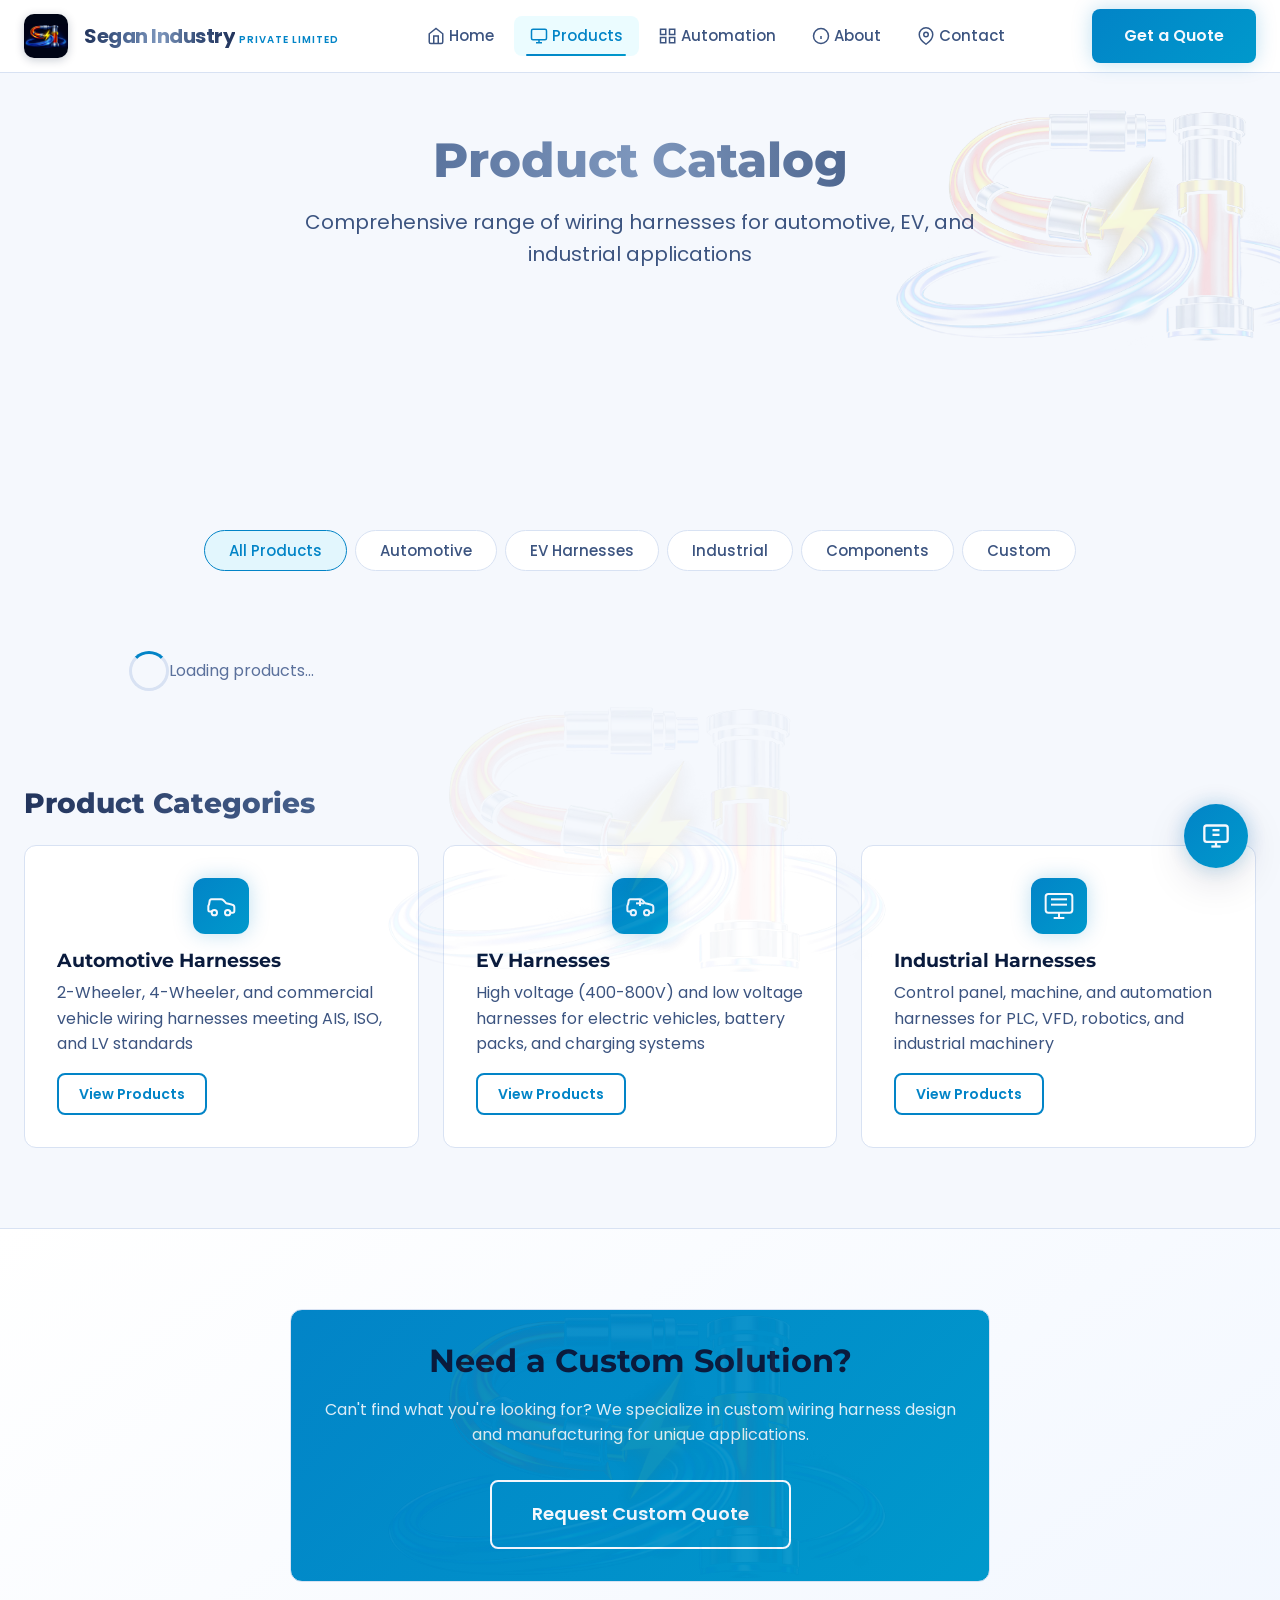
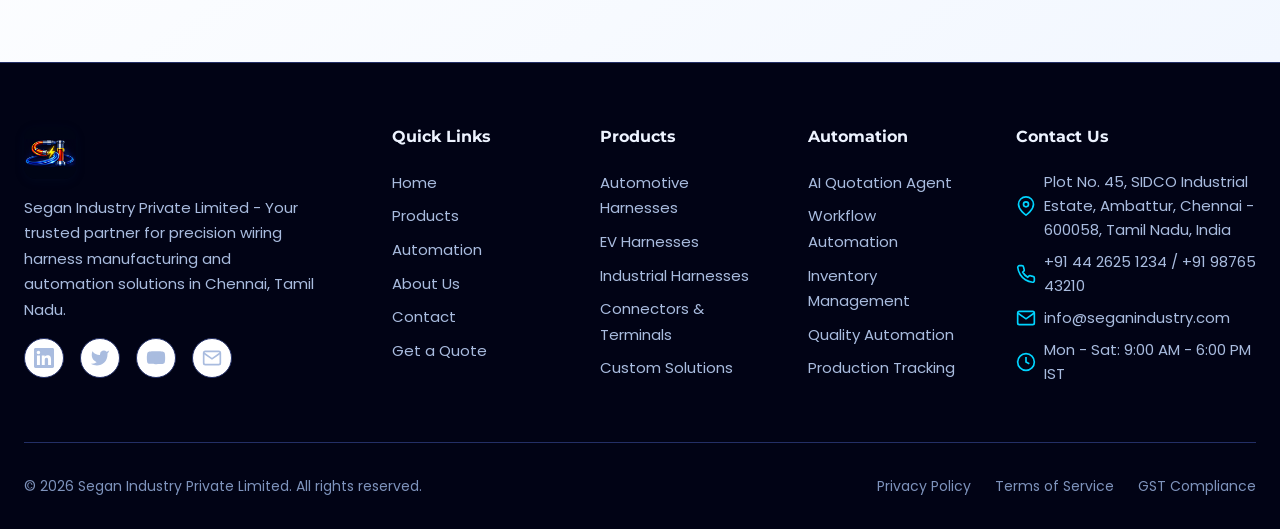
<file: frontend/products.html>
<!DOCTYPE html>
<html lang="en">
<head>
  <meta charset="UTF-8">
  <meta name="viewport" content="width=device-width, initial-scale=1.0">
  <meta name="description" content="Segan Industry Product Catalog - Automotive, EV, and Industrial Wiring Harnesses">
  <meta property="og:title" content="Products | Segan Industry">
  <meta property="og:description" content="Segan Industry Product Catalog - Automotive, EV, and Industrial Wiring Harnesses">
  <meta property="og:type" content="website">
  <meta property="og:image" content="assets/logo-icon-512.png">
  <meta name="keywords" content="wiring harness, automotive harness, EV harness, industrial harness, connectors, terminals">
  <title>Products | Segan Industry</title>
  <link rel="preconnect" href="https://fonts.googleapis.com">
  <link rel="preconnect" href="https://fonts.gstatic.com" crossorigin>
  <link rel="stylesheet" href="style.css">
  <link rel="icon" type="image/png" sizes="32x32" href="assets/favicon-32.png">
  <link rel="icon" type="image/png" sizes="64x64" href="assets/favicon-64.png">
  <link rel="apple-touch-icon" href="assets/apple-touch-icon.png">
  <meta name="theme-color" content="#010315">
</head>
<body>
  <div class="toast-container" aria-live="polite"></div>

  <header class="header" role="banner">
    <nav class="nav" role="navigation" aria-label="Main navigation">
      <a href="index.html" class="nav-brand" aria-label="Segan Industry Home">
        <img src="assets/logo-nav.png" class="nav-logo-img" alt="Segan Industry logo">
        <div>
          <span class="nav-title">Segan Industry</span>
          <span class="nav-tagline">Private Limited</span>
        </div>
      </a>

      <ul class="nav-menu" role="menubar">
        <li role="none"><a href="index.html" class="nav-link" role="menuitem"><svg class="icon" viewBox="0 0 24 24" fill="none" stroke="currentColor" stroke-width="2"><path d="M3 9l9-7 9 7v11a2 2 0 0 1-2 2H5a2 2 0 0 1-2-2z"></path><polyline points="9 22 9 12 15 12 15 22"></polyline></svg><span>Home</span></a></li>
        <li role="none"><a href="products.html" class="nav-link active" role="menuitem"><svg class="icon" viewBox="0 0 24 24" fill="none" stroke="currentColor" stroke-width="2"><rect x="2" y="3" width="20" height="14" rx="2"></rect><path d="M8 21h8"></path><path d="M12 17v4"></path></svg><span>Products</span></a></li>
        <li role="none"><a href="automation.html" class="nav-link" role="menuitem"><svg class="icon" viewBox="0 0 24 24" fill="none" stroke="currentColor" stroke-width="2"><rect x="2" y="3" width="7" height="7"></rect><rect x="14" y="3" width="7" height="7"></rect><rect x="2" y="14" width="7" height="7"></rect><rect x="14" y="14" width="7" height="7"></rect></svg><span>Automation</span></a></li>
        <li role="none"><a href="about.html" class="nav-link" role="menuitem"><svg class="icon" viewBox="0 0 24 24" fill="none" stroke="currentColor" stroke-width="2"><circle cx="12" cy="12" r="10"></circle><path d="M12 16v-4"></path><path d="M12 8h.01"></path></svg><span>About</span></a></li>
        <li role="none"><a href="contact.html" class="nav-link" role="menuitem"><svg class="icon" viewBox="0 0 24 24" fill="none" stroke="currentColor" stroke-width="2"><path d="M21 10c0 7-9 13-9 13s-9-6-9-13a9 9 0 0 1 18 0z"></path><circle cx="12" cy="10" r="3"></circle></svg><span>Contact</span></a></li>
      </ul>

      <div class="nav-cta">
        <a href="quote.html" class="btn btn-primary">Get a Quote</a>
        <button class="mobile-menu-btn" aria-label="Toggle menu" aria-expanded="false">
          <svg class="icon" viewBox="0 0 24 24" fill="none" stroke="currentColor" stroke-width="2"><line x1="3" y1="12" x2="21" y2="12"></line><line x1="3" y1="6" x2="21" y2="6"></line><line x1="3" y1="18" x2="21" y2="18"></line></svg>
        </button>
      </div>
    </nav>
  </header>

  <main role="main">
    <!-- Page Hero -->
    <section class="products-hero section" aria-labelledby="page-title">
      <div class="container">
        <div class="section-header">
          <h1 id="page-title" class="section-title">Product Catalog</h1>
          <p class="section-subtitle" style="font-size: 1.25rem;">Comprehensive range of wiring harnesses for automotive, EV, and industrial applications</p>
        </div>
      </div>
    </section>

    <!-- Product Filters & Grid -->
    <section class="section" aria-labelledby="products-title">
      <div class="container">
        <div class="products-tabs" role="tablist" aria-label="Product categories">
          <button class="tab-btn active" data-category="all" role="tab" aria-selected="true">All Products</button>
          <button class="tab-btn" data-category="Automotive" role="tab" aria-selected="false">Automotive</button>
          <button class="tab-btn" data-category="EV" role="tab" aria-selected="false">EV Harnesses</button>
          <button class="tab-btn" data-category="Industrial" role="tab" aria-selected="false">Industrial</button>
          <button class="tab-btn" data-category="Components" role="tab" aria-selected="false">Components</button>
          <button class="tab-btn" data-category="Custom" role="tab" aria-selected="false">Custom</button>
        </div>

        <div class="product-grid" role="list" aria-label="Product catalog">
          <div class="loading">
            <div class="spinner"></div>
            <p>Loading products...</p>
          </div>
        </div>

        <!-- Category Info Cards -->
        <div style="margin-top: var(--space-3xl);">
          <h2 class="section-title" style="font-size: 1.75rem;">Product Categories</h2>
          <div class="grid grid-3" style="margin-top: var(--space-lg);">
            <article class="card">
              <div class="feature-icon" style="width: 56px; height: 56px; margin-bottom: var(--space-md);">
                <svg width="28" height="28" viewBox="0 0 24 24" fill="none" stroke="currentColor" stroke-width="1.5"><path d="M19 17h2c.6 0 1-.4 1-1v-3c0-.9-.7-1.7-1.5-1.9C18.7 10.6 16 10 16 10s-1.3-1.4-2.2-2.3c-.5-.4-1.1-.7-1.8-.7H5c-.6 0-1.1.3-1.4.7L3 11c-.3.3-.5.7-.5 1.2v3c0 .6.4 1 1 1h2"></path><circle cx="7" cy="17" r="2"></circle><circle cx="17" cy="17" r="2"></circle></svg>
              </div>
              <h3 style="margin-bottom: var(--space-sm);">Automotive Harnesses</h3>
              <p style="color: var(--text-secondary); margin-bottom: var(--space-md);">2-Wheeler, 4-Wheeler, and commercial vehicle wiring harnesses meeting AIS, ISO, and LV standards</p>
              <a href="products.html?category=Automotive" class="btn btn-outline btn-sm">View Products</a>
            </article>
            <article class="card">
              <div class="feature-icon" style="width: 56px; height: 56px; margin-bottom: var(--space-md);">
                <svg width="28" height="28" viewBox="0 0 24 24" fill="none" stroke="currentColor" stroke-width="1.5"><path d="M19 17h2c.6 0 1-.4 1-1v-3c0-.9-.7-1.7-1.5-1.9C18.7 10.6 16 10 16 10s-1.3-1.4-2.2-2.3c-.5-.4-1.1-.7-1.8-.7H5c-.6 0-1.1.3-1.4.7L3 11c-.3.3-.5.7-.5 1.2v3c0 .6.4 1 1 1h2"></path><circle cx="7" cy="17" r="2"></circle><circle cx="17" cy="17" r="2"></circle><line x1="12" y1="7" x2="12" y2="12"></line><path d="M9 10h6"></path></svg>
              </div>
              <h3 style="margin-bottom: var(--space-sm);">EV Harnesses</h3>
              <p style="color: var(--text-secondary); margin-bottom: var(--space-md);">High voltage (400-800V) and low voltage harnesses for electric vehicles, battery packs, and charging systems</p>
              <a href="products.html?category=EV" class="btn btn-outline btn-sm">View Products</a>
            </article>
            <article class="card">
              <div class="feature-icon" style="width: 56px; height: 56px; margin-bottom: var(--space-md);">
                <svg width="28" height="28" viewBox="0 0 24 24" fill="none" stroke="currentColor" stroke-width="1.5"><rect x="2" y="3" width="20" height="14" rx="2"></rect><path d="M8 21h8"></path><path d="M12 17v4"></path><path d="M6 7h12"></path><path d="M6 11h12"></path></svg>
              </div>
              <h3 style="margin-bottom: var(--space-sm);">Industrial Harnesses</h3>
              <p style="color: var(--text-secondary); margin-bottom: var(--space-md);">Control panel, machine, and automation harnesses for PLC, VFD, robotics, and industrial machinery</p>
              <a href="products.html?category=Industrial" class="btn btn-outline btn-sm">View Products</a>
            </article>
          </div>
        </div>
      </div>
    </section>

    <!-- CTA -->
    <section class="section" style="background: var(--gradient-card); border-top: 1px solid var(--border-primary);">
      <div class="container">
        <div class="card" style="text-align: center; max-width: 700px; margin: 0 auto; background: var(--gradient-primary); color: var(--bg-primary);">
          <h2 style="font-size: clamp(1.5rem, 3vw, 2rem); margin-bottom: var(--space-md);">Need a Custom Solution?</h3>
          <p style="opacity: 0.9; margin-bottom: var(--space-xl);">Can't find what you're looking for? We specialize in custom wiring harness design and manufacturing for unique applications.</p>
          <a href="quote.html" class="btn btn-secondary btn-lg" style="border-color: var(--bg-primary); color: var(--bg-primary);">
            Request Custom Quote
          </a>
        </div>
      </div>
    </section>
  </main>

  <footer class="footer" role="contentinfo">
    <div class="container">
      <div class="footer-grid">
        <div class="footer-brand">
          <img src="assets/logo-nav.png" class="footer-logo-img" alt="Segan Industry logo">
          <p class="footer-tagline">Segan Industry Private Limited - Your trusted partner for precision wiring harness manufacturing and automation solutions in Chennai, Tamil Nadu.</p>
          <div class="footer-social">
            <a href="contact.html" class="social-link" aria-label="LinkedIn"><svg viewBox="0 0 24 24" fill="currentColor"><path d="M20.447 20.452h-3.554v-5.569c0-1.328-.027-3.037-1.852-3.037-1.853 0-2.136 1.445-2.136 2.939v5.667H9.351V9h3.414v1.561h.046c.477-.9 1.637-1.85 3.37-1.85 3.601 0 4.267 2.37 4.267 5.455v6.286zM5.337 7.433c-1.144 0-2.063-.926-2.063-2.065 0-1.138.92-2.063 2.063-2.063 1.14 0 2.064.925 2.064 2.063 0 1.139-.925 2.065-2.064 2.065zm1.782 13.019H3.555V9h3.564v11.452zM22.225 0H1.771C.792 0 0 .774 0 1.729v20.542C0 23.227.792 24 1.771 24h20.451C23.2 24 24 23.227 24 22.271V1.729C24 .774 23.2 0 22.222 0h.003z"/></svg></a>
            <a href="contact.html" class="social-link" aria-label="Twitter"><svg viewBox="0 0 24 24" fill="currentColor"><path d="M23 3a10.9 10.9 0 0 1-3.14 1.53 4.48 4.48 0 0 0-7.86 3v1A10.66 10.66 0 0 1 3 4s-4 9 5 13a11.64 11.64 0 0 1-7 2c9 5 20 0 20-11.5a4.5 4.5 0 0 0-.08-.83A7.72 7.72 0 0 0 23 3z"/></svg></a>
            <a href="contact.html" class="social-link" aria-label="YouTube"><svg viewBox="0 0 24 24" fill="currentColor"><path d="M22.54 6.42a2.78 2.78 0 0 0-1.94-2C18.88 4 12 4 12 4s-6.88 0-8.6.46a2.78 2.78 0 0 0-1.94 2A29 29 0 0 0 1 11.75a29 29 0 0 0 .46 5.33A2.78 2.78 0 0 0 3.4 19c1.72.46 8.6.46 8.6.46s6.88 0 8.6-.46a2.78 2.78 0 0 0 1.94-2 29 29 0 0 0 .46-5.33 29 29 0 0 0-.46-5.33z"/><polygon points="9.75 15.02 15.5 11.75 9.75 8.48 9.75 15.02"/></svg></a>
            <a href="mailto:info@seganindustry.com" class="social-link" aria-label="Email"><svg viewBox="0 0 24 24" fill="none" stroke="currentColor" stroke-width="2"><path d="M4 4h16c1.1 0 2 .9 2 2v12c0 1.1-.9 2-2 2H4c-1.1 0-2-.9-2-2V6c0-1.1.9-2 2-2z"></path><polyline points="22,6 12,13 2,6"></polyline></svg></a>
          </div>
        </div>
        <div>
          <h3 class="footer-title">Quick Links</h3>
          <ul class="footer-links">
            <li><a href="index.html">Home</a></li>
            <li><a href="products.html">Products</a></li>
            <li><a href="automation.html">Automation</a></li>
            <li><a href="about.html">About Us</a></li>
            <li><a href="contact.html">Contact</a></li>
            <li><a href="quote.html">Get a Quote</a></li>
          </ul>
        </div>
        <div>
          <h3 class="footer-title">Products</h3>
          <ul class="footer-links">
            <li><a href="products.html?category=Automotive">Automotive Harnesses</a></li>
            <li><a href="products.html?category=EV">EV Harnesses</a></li>
            <li><a href="products.html?category=Industrial">Industrial Harnesses</a></li>
            <li><a href="products.html?category=Components">Connectors & Terminals</a></li>
            <li><a href="products.html?category=Custom">Custom Solutions</a></li>
          </ul>
        </div>
        <div>
          <h3 class="footer-title">Automation</h3>
          <ul class="footer-links">
            <li><a href="automation.html">AI Quotation Agent</a></li>
            <li><a href="automation.html">Workflow Automation</a></li>
            <li><a href="automation.html">Inventory Management</a></li>
            <li><a href="automation.html">Quality Automation</a></li>
            <li><a href="automation.html">Production Tracking</a></li>
          </ul>
        </div>
        <div>
          <h3 class="footer-title">Contact Us</h3>
          <ul class="footer-contact">
            <li><svg viewBox="0 0 24 24" fill="none" stroke="currentColor" stroke-width="2"><path d="M21 10c0 7-9 13-9 13s-9-6-9-13a9 9 0 0 1 18 0z"></path><circle cx="12" cy="10" r="3"></circle></svg><span>Plot No. 45, SIDCO Industrial Estate, Ambattur, Chennai - 600058, Tamil Nadu, India</span></li>
            <li><svg viewBox="0 0 24 24" fill="none" stroke="currentColor" stroke-width="2"><path d="M22 16.92v3a2 2 0 0 1-2.18 2 19.79 19.79 0 0 1-8.63-3.07 19.5 19.5 0 0 1-6-6 19.79 19.79 0 0 1-3.07-8.67A2 2 0 0 1 4.11 2h3a2 2 0 0 1 2 1.72 12.84 12.84 0 0 0 .7 2.81 2 2 0 0 1-.45 2.11L8.09 9.91a16 16 0 0 0 6 6l1.27-1.27a2 2 0 0 1 2.11-.45 12.84 12.84 0 0 0 2.81.7A2 2 0 0 1 22 16.92z"></path></svg><span>+91 44 2625 1234 / +91 98765 43210</span></li>
            <li><svg viewBox="0 0 24 24" fill="none" stroke="currentColor" stroke-width="2"><path d="M4 4h16c1.1 0 2 .9 2 2v12c0 1.1-.9 2-2 2H4c-1.1 0-2-.9-2-2V6c0-1.1.9-2 2-2z"></path><polyline points="22,6 12,13 2,6"></polyline></svg><span>info@seganindustry.com</span></li>
            <li><svg viewBox="0 0 24 24" fill="none" stroke="currentColor" stroke-width="2"><circle cx="12" cy="12" r="10"></circle><path d="M12 6v6l4 2"></path></svg><span>Mon - Sat: 9:00 AM - 6:00 PM IST</span></li>
          </ul>
        </div>
      </div>
      <div class="footer-bottom">
        <p class="footer-copyright">&copy; 2026 Segan Industry Private Limited. All rights reserved.</p>
        <div class="footer-legal"><a href="about.html">Privacy Policy</a><a href="about.html">Terms of Service</a><a href="contact.html">GST Compliance</a></div>
      </div>
    </div>
  </footer>

  <div class="chat-widget" aria-label="AI Assistant">
    <button class="chat-toggle" aria-label="Open AI Assistant" aria-expanded="false"><svg viewBox="0 0 24 24" fill="none" stroke="currentColor" stroke-width="2"><rect x="2" y="3" width="20" height="14" rx="2"></rect><path d="M8 21h8"></path><path d="M12 17v4"></path><path d="M9 7h6"></path><path d="M9 11h6"></path></svg></button>
    <div class="chat-window" role="dialog" aria-label="AI Assistant Chat">
      <div class="chat-header"><div class="chat-title"><svg width="20" height="20" viewBox="0 0 24 24" fill="none" stroke="currentColor" stroke-width="2"><rect x="2" y="3" width="20" height="14" rx="2"></rect><path d="M8 21h8"></path><path d="M12 17v4"></path></svg><span>Segan AI Assistant</span><span class="chat-status" aria-label="Online"></span></div><button class="chat-close" aria-label="Close chat"><svg width="20" height="20" viewBox="0 0 24 24" fill="none" stroke="currentColor" stroke-width="2"><line x1="18" y1="6" x2="6" y2="18"></line><line x1="6" y1="6" x2="18" y2="18"></line></svg></button></div>
      <div class="chat-messages" role="log" aria-live="polite"><div class="chat-message bot"><div class="chat-message-avatar"><svg width="16" height="16" viewBox="0 0 24 24" fill="none" stroke="currentColor" stroke-width="2"><rect x="2" y="3" width="20" height="14" rx="2"></rect><path d="M8 21h8"></path><path d="M12 17v4"></path></svg></div><div class="chat-message-content">Hello! I'm your Segan Industry AI Assistant. I can help you with quotations, product information, automation services, GST calculations, and more. How can I assist you today?</div></div></div>
      <div class="chat-input-area"><div class="chat-input-wrapper"><input type="text" class="chat-input" placeholder="Ask me anything..." aria-label="Chat message" autocomplete="off"><button class="chat-send" aria-label="Send message"><svg viewBox="0 0 24 24" fill="none" stroke="currentColor" stroke-width="2"><line x1="22" y1="2" x2="11" y2="13"></line><polygon points="22 2 15 22 11 13 2 9 22 2"></polygon></svg></button></div></div>
    </div>
  </div>

  <script src="app.js"></script>
</body>
</html>
</file>
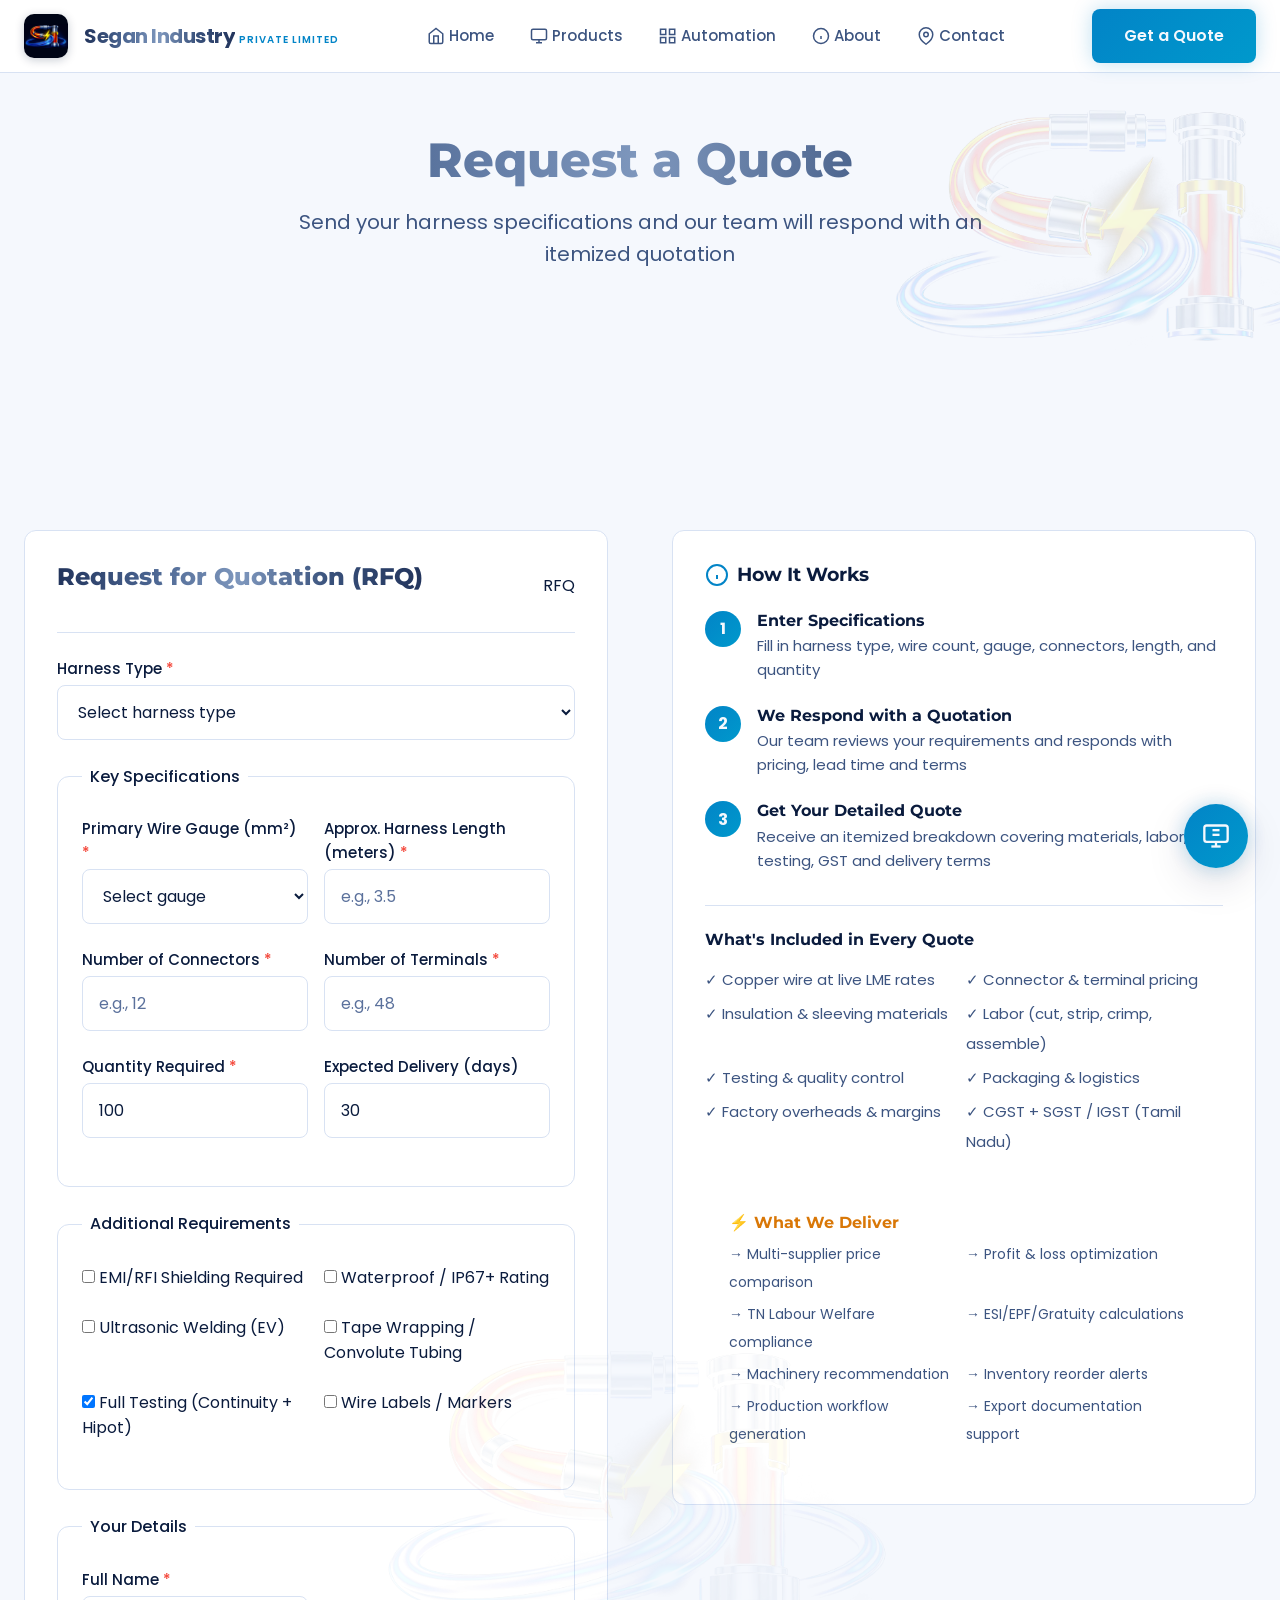
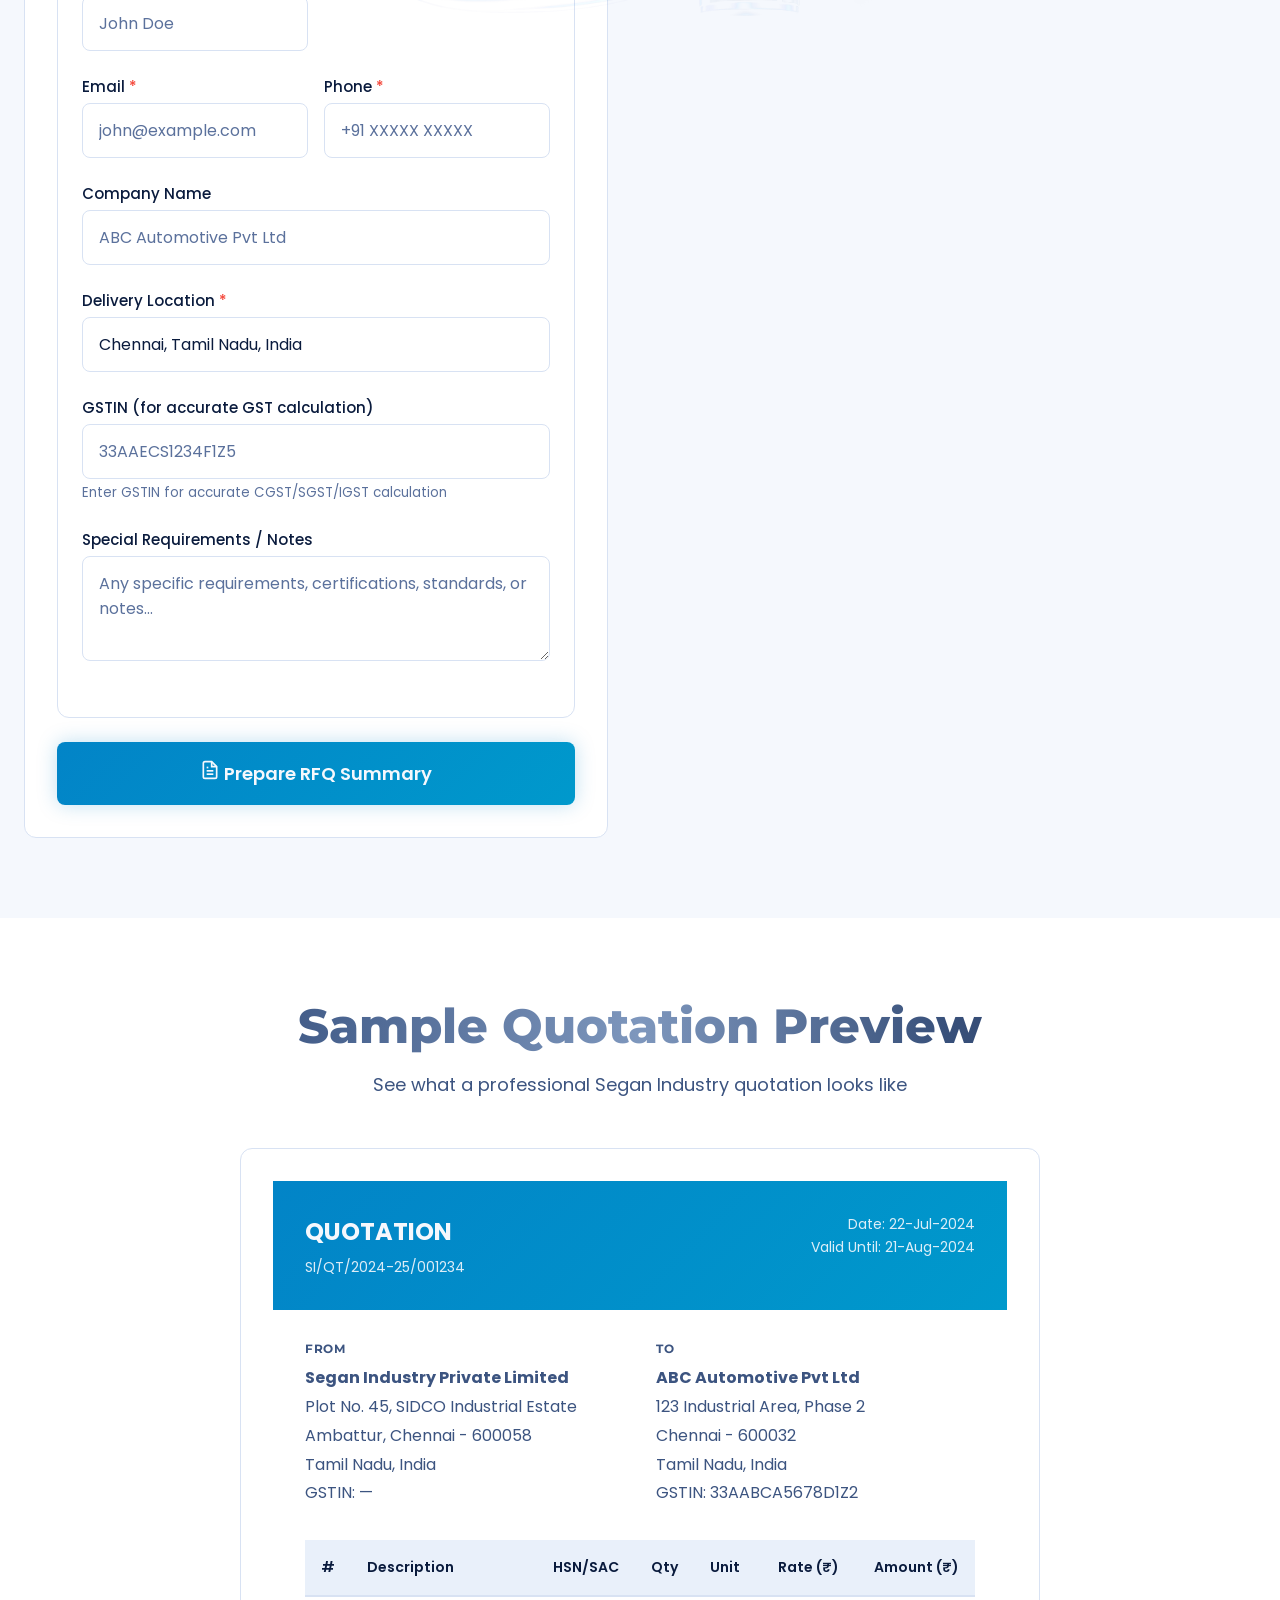
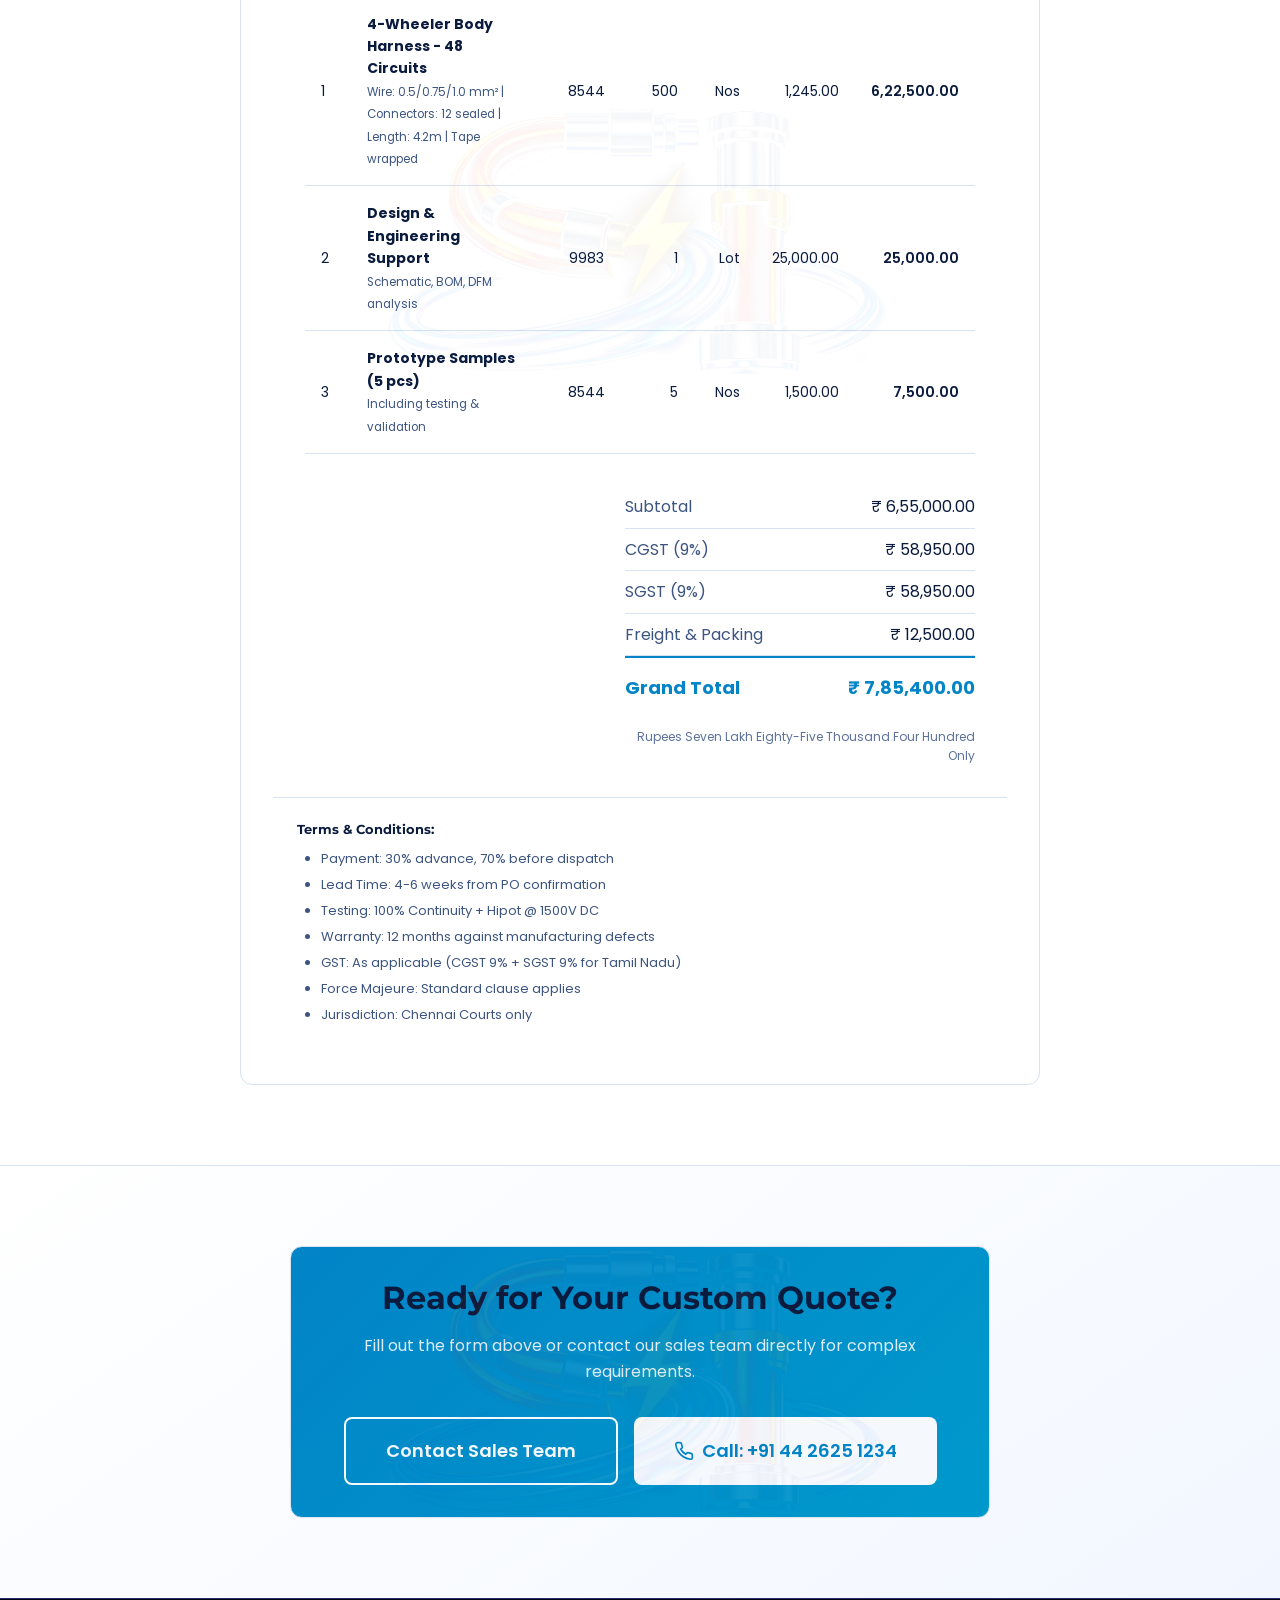
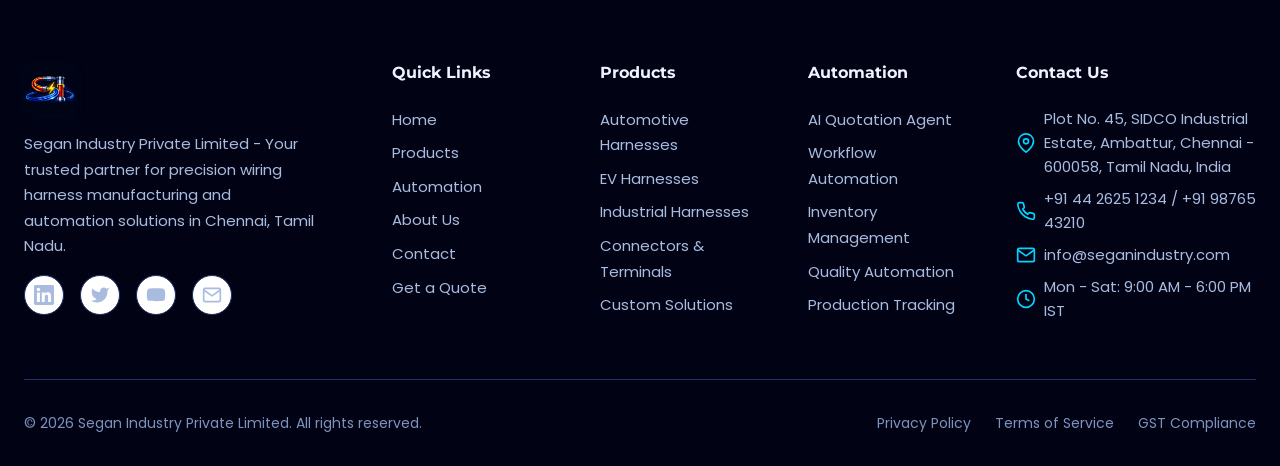
<file: frontend/quote.html>
<!DOCTYPE html>
<html lang="en">
<head>
  <meta charset="UTF-8">
  <meta name="viewport" content="width=device-width, initial-scale=1.0">
  <meta name="description" content="Request a quotation from Segan Industry - send your wiring harness specifications and receive an itemized quote from our team.">
  <meta property="og:title" content="Request a Quote | Segan Industry">
  <meta property="og:description" content="Request a quotation from Segan Industry for automotive, EV and industrial wiring harnesses.">
  <meta property="og:type" content="website">
  <meta property="og:image" content="assets/logo-icon-512.png">
  <meta name="keywords" content="wiring harness quote, quotation generator, automotive harness price, EV harness cost, industrial harness quotation">
  <title>Quote Generator | Segan Industry</title>
  <link rel="preconnect" href="https://fonts.googleapis.com">
  <link rel="preconnect" href="https://fonts.gstatic.com" crossorigin>
  <link rel="stylesheet" href="style.css">
  <link rel="icon" type="image/png" sizes="32x32" href="assets/favicon-32.png">
  <link rel="icon" type="image/png" sizes="64x64" href="assets/favicon-64.png">
  <link rel="apple-touch-icon" href="assets/apple-touch-icon.png">
  <meta name="theme-color" content="#010315">
</head>
<body>
  <div class="toast-container" aria-live="polite"></div>

  <header class="header" role="banner">
    <nav class="nav" role="navigation" aria-label="Main navigation">
      <a href="index.html" class="nav-brand" aria-label="Segan Industry Home">
        <img src="assets/logo-nav.png" class="nav-logo-img" alt="Segan Industry logo">
        <div>
          <span class="nav-title">Segan Industry</span>
          <span class="nav-tagline">Private Limited</span>
        </div>
      </a>

      <ul class="nav-menu" role="menubar">
        <li role="none"><a href="index.html" class="nav-link" role="menuitem"><svg class="icon" viewBox="0 0 24 24" fill="none" stroke="currentColor" stroke-width="2"><path d="M3 9l9-7 9 7v11a2 2 0 0 1-2 2H5a2 2 0 0 1-2-2z"></path><polyline points="9 22 9 12 15 12 15 22"></polyline></svg><span>Home</span></a></li>
        <li role="none"><a href="products.html" class="nav-link" role="menuitem"><svg class="icon" viewBox="0 0 24 24" fill="none" stroke="currentColor" stroke-width="2"><rect x="2" y="3" width="20" height="14" rx="2"></rect><path d="M8 21h8"></path><path d="M12 17v4"></path></svg><span>Products</span></a></li>
        <li role="none"><a href="automation.html" class="nav-link" role="menuitem"><svg class="icon" viewBox="0 0 24 24" fill="none" stroke="currentColor" stroke-width="2"><rect x="2" y="3" width="7" height="7"></rect><rect x="14" y="3" width="7" height="7"></rect><rect x="2" y="14" width="7" height="7"></rect><rect x="14" y="14" width="7" height="7"></rect></svg><span>Automation</span></a></li>
        <li role="none"><a href="about.html" class="nav-link" role="menuitem"><svg class="icon" viewBox="0 0 24 24" fill="none" stroke="currentColor" stroke-width="2"><circle cx="12" cy="12" r="10"></circle><path d="M12 16v-4"></path><path d="M12 8h.01"></path></svg><span>About</span></a></li>
        <li role="none"><a href="contact.html" class="nav-link" role="menuitem"><svg class="icon" viewBox="0 0 24 24" fill="none" stroke="currentColor" stroke-width="2"><path d="M21 10c0 7-9 13-9 13s-9-6-9-13a9 9 0 0 1 18 0z"></path><circle cx="12" cy="10" r="3"></circle></svg><span>Contact</span></a></li>
      </ul>

      <div class="nav-cta">
        <a href="quote.html" class="btn btn-primary">Get a Quote</a>
        <button class="mobile-menu-btn" aria-label="Toggle menu" aria-expanded="false">
          <svg class="icon" viewBox="0 0 24 24" fill="none" stroke="currentColor" stroke-width="2"><line x1="3" y1="12" x2="21" y2="12"></line><line x1="3" y1="6" x2="21" y2="6"></line><line x1="3" y1="18" x2="21" y2="18"></line></svg>
        </button>
      </div>
    </nav>
  </header>

  <main role="main">
    <!-- Page Hero -->
    <section class="products-hero section" aria-labelledby="page-title">
      <div class="container">
        <div class="section-header">
          <h1 id="page-title" class="section-title">Request a Quote</h1>
          <p class="section-subtitle" style="font-size: 1.25rem;">Send your harness specifications and our team will respond with an itemized quotation</p>
        </div>
      </div>
    </section>

    <!-- Quote Form -->
    <section class="section" aria-labelledby="quote-form-title">
      <div class="container">
        <div class="grid grid-2" style="gap: var(--space-3xl); align-items: start;">
          <!-- Quote Form -->
          <div>
            <div class="card" style="position: sticky; top: 100px;">
              <div style="display: flex; justify-content: space-between; align-items: center; margin-bottom: var(--space-lg); padding-bottom: var(--space-lg); border-bottom: 1px solid var(--border-primary);">
                <h2 id="quote-form-title" class="section-title" style="font-size: 1.5rem; text-align: left;">Request for Quotation (RFQ)</h2>
                <span class="badge badge-primary">RFQ</span>
              </div>

              <form id="quote-form" novalidate>
                <!-- Harness Type -->
                <div class="form-group">
                  <label for="harness_type" class="form-label">Harness Type <span class="required" aria-hidden="true">*</span></label>
                  <select id="harness_type" name="harness_type" class="form-select" required aria-required="true">
                    <option value="">Select harness type</option>
                    <optgroup label="Automotive">
                      <option value="automotive">Automotive Harness (2W/4W/CV)</option>
                    </optgroup>
                    <optgroup label="EV Harnesses">
                      <option value="ev">EV Harness (High/Low Voltage)</option>
                    </optgroup>
                    <optgroup label="Industrial">
                      <option value="industrial">Industrial Harness</option>
                      <option value="control_panel">Control Panel Harness</option>
                    </optgroup>
                    <optgroup label="Custom">
                      <option value="custom">Custom / Other</option>
                    </optgroup>
                  </select>
                  <span class="form-error" aria-live="polite"></span>
                </div>

                <!-- Specifications Grid -->
                <fieldset class="form-group" style="border: 1px solid var(--border-primary); border-radius: var(--radius-lg); padding: var(--space-lg); margin-bottom: var(--space-lg);">
                  <legend class="form-label" style="font-size: 1rem; padding: 0 var(--space-sm);">Key Specifications</legend>

                  <div class="form-row">
                    <div class="form-group">
                      <label for="wire_gauge_mm2" class="form-label">Primary Wire Gauge (mm²) <span class="required" aria-hidden="true">*</span></label>
                      <select id="wire_gauge_mm2" name="wire_gauge_mm2" class="form-select" required aria-required="true">
                        <option value="">Select gauge</option>
                        <option value="0.13">0.13 mm² (26 AWG)</option>
                        <option value="0.22">0.22 mm² (24 AWG)</option>
                        <option value="0.35">0.35 mm² (22 AWG)</option>
                        <option value="0.5">0.5 mm² (20 AWG)</option>
                        <option value="0.75">0.75 mm² (18 AWG)</option>
                        <option value="1.0">1.0 mm² (17 AWG)</option>
                        <option value="1.5">1.5 mm² (15 AWG)</option>
                        <option value="2.5">2.5 mm² (13 AWG)</option>
                        <option value="4.0">4.0 mm² (11 AWG)</option>
                        <option value="6.0">6.0 mm² (9 AWG)</option>
                        <option value="10.0">10.0 mm² (7 AWG)</option>
                        <option value="16.0">16.0 mm² (5 AWG)</option>
                        <option value="25.0">25.0 mm² (3 AWG)</option>
                        <option value="35.0">35.0 mm² (2 AWG)</option>
                        <option value="50.0">50.0 mm² (1/0 AWG)</option>
                      </select>
                      <span class="form-error" aria-live="polite"></span>
                    </div>
                    <div class="form-group">
                      <label for="wire_length_meters" class="form-label">Approx. Harness Length (meters) <span class="required" aria-hidden="true">*</span></label>
                      <input type="number" id="wire_length_meters" name="wire_length_meters" class="form-input" min="0.1" max="100" step="0.1" required aria-required="true" placeholder="e.g., 3.5">
                      <span class="form-error" aria-live="polite"></span>
                    </div>
                  </div>

                  <div class="form-row">
                    <div class="form-group">
                      <label for="connector_count" class="form-label">Number of Connectors <span class="required" aria-hidden="true">*</span></label>
                      <input type="number" id="connector_count" name="connector_count" class="form-input" min="1" max="100" required aria-required="true" placeholder="e.g., 12">
                      <span class="form-error" aria-live="polite"></span>
                    </div>
                    <div class="form-group">
                      <label for="terminal_count" class="form-label">Number of Terminals <span class="required" aria-hidden="true">*</span></label>
                      <input type="number" id="terminal_count" name="terminal_count" class="form-input" min="1" max="500" required aria-required="true" placeholder="e.g., 48">
                      <span class="form-error" aria-live="polite"></span>
                    </div>
                  </div>

                  <div class="form-row">
                    <div class="form-group">
                      <label for="quantity" class="form-label">Quantity Required <span class="required" aria-hidden="true">*</span></label>
                      <input type="number" id="quantity" name="quantity" class="form-input" min="1" max="10000" required aria-required="true" placeholder="e.g., 500" value="100">
                      <span class="form-error" aria-live="polite"></span>
                    </div>
                    <div class="form-group">
                      <label for="expected_delivery_days" class="form-label">Expected Delivery (days)</label>
                      <input type="number" id="expected_delivery_days" name="expected_delivery_days" class="form-input" min="1" max="365" placeholder="e.g., 30" value="30">
                      <span class="form-error" aria-live="polite"></span>
                    </div>
                  </div>
                </fieldset>

                <!-- Additional Options -->
                <fieldset class="form-group" style="border: 1px solid var(--border-primary); border-radius: var(--radius-lg); padding: var(--space-lg); margin-bottom: var(--space-lg);">
                  <legend class="form-label" style="font-size: 1rem; padding: 0 var(--space-sm);">Additional Requirements</legend>

                  <div class="form-row">
                    <div class="form-group" style="flex: 1;">
                      <label class="form-checkbox">
                        <input type="checkbox" name="shielding" value="true">
                        <span class="checkmark"></span>
                        EMI/RFI Shielding Required
                      </label>
                    </div>
                    <div class="form-group" style="flex: 1;">
                      <label class="form-checkbox">
                        <input type="checkbox" name="waterproof" value="true">
                        <span class="checkmark"></span>
                        Waterproof / IP67+ Rating
                      </label>
                    </div>
                  </div>

                  <div class="form-row">
                    <div class="form-group" style="flex: 1;">
                      <label class="form-checkbox">
                        <input type="checkbox" name="ultrasonic_weld" value="true">
                        <span class="checkmark"></span>
                        Ultrasonic Welding (EV)
                      </label>
                    </div>
                    <div class="form-group" style="flex: 1;">
                      <label class="form-checkbox">
                        <input type="checkbox" name="tape_wrap" value="true">
                        <span class="checkmark"></span>
                        Tape Wrapping / Convolute Tubing
                      </label>
                    </div>
                  </div>

                  <div class="form-row">
                    <div class="form-group" style="flex: 1;">
                      <label class="form-checkbox">
                        <input type="checkbox" name="testing" value="true" checked>
                        <span class="checkmark"></span>
                        Full Testing (Continuity + Hipot)
                      </label>
                    </div>
                    <div class="form-group" style="flex: 1;">
                      <label class="form-checkbox">
                        <input type="checkbox" name="labeling" value="true">
                        <span class="checkmark"></span>
                        Wire Labels / Markers
                      </label>
                    </div>
                  </div>
                </fieldset>

                <!-- Customer Info -->
                <fieldset class="form-group" style="border: 1px solid var(--border-primary); border-radius: var(--radius-lg); padding: var(--space-lg); margin-bottom: var(--space-lg);">
                  <legend class="form-label" style="font-size: 1rem; padding: 0 var(--space-sm);">Your Details</legend>

                  <div class="form-row">
                    <div class="form-group">
                      <label for="customer_name" class="form-label">Full Name <span class="required" aria-hidden="true">*</span></label>
                      <input type="text" id="customer_name" name="customer_name" class="form-input" required autocomplete="name" aria-required="true" placeholder="John Doe">
                      <span class="form-error" aria-live="polite"></span>
                    </div>
                  </div>

                  <div class="form-row">
                    <div class="form-group">
                      <label for="customer_email" class="form-label">Email <span class="required" aria-hidden="true">*</span></label>
                      <input type="email" id="customer_email" name="customer_email" class="form-input" required autocomplete="email" aria-required="true" placeholder="john@example.com">
                      <span class="form-error" aria-live="polite"></span>
                    </div>
                    <div class="form-group">
                      <label for="customer_phone" class="form-label">Phone <span class="required" aria-hidden="true">*</span></label>
                      <input type="tel" id="customer_phone" name="customer_phone" class="form-input" required autocomplete="tel" placeholder="+91 XXXXX XXXXX" aria-required="true">
                      <span class="form-error" aria-live="polite"></span>
                    </div>
                  </div>

                  <div class="form-group">
                    <label for="company_name" class="form-label">Company Name</label>
                    <input type="text" id="company_name" name="company_name" class="form-input" autocomplete="organization" placeholder="ABC Automotive Pvt Ltd">
                    <span class="form-error" aria-live="polite"></span>
                  </div>

                  <div class="form-group">
                    <label for="delivery_location" class="form-label">Delivery Location <span class="required" aria-hidden="true">*</span></label>
                    <input type="text" id="delivery_location" name="delivery_location" class="form-input" required autocomplete="address-line1" aria-required="true" placeholder="Chennai, Tamil Nadu, India" value="Chennai, Tamil Nadu, India">
                    <span class="form-error" aria-live="polite"></span>
                  </div>

                  <div class="form-group">
                    <label for="gstin" class="form-label">GSTIN (for accurate GST calculation)</label>
                    <input type="text" id="gstin" name="gstin" class="form-input" placeholder="33AAECS1234F1Z5" maxlength="15" style="text-transform: uppercase;">
                    <span class="form-error" aria-live="polite"></span>
                    <small style="color: var(--text-muted);">Enter GSTIN for accurate CGST/SGST/IGST calculation</small>
                  </div>

                  <div class="form-group">
                    <label for="special_requirements" class="form-label">Special Requirements / Notes</label>
                    <textarea id="special_requirements" name="special_requirements" class="form-input" rows="3" placeholder="Any specific requirements, certifications, standards, or notes..."></textarea>
                    <span class="form-error" aria-live="polite"></span>
                  </div>
                </fieldset>

                <button type="submit" class="btn btn-primary btn-lg" style="width: 100%;" id="generate-quote-btn">
                  <span class="btn-text">
                    <svg width="20" height="20" viewBox="0 0 24 24" fill="none" stroke="currentColor" stroke-width="2"><path d="M14 2H6a2 2 0 0 0-2 2v16a2 2 0 0 0 2 2h12a2 2 0 0 0 2-2V8z"></path><polyline points="14 2 14 8 20 8"></polyline><line x1="16" y1="13" x2="8" y2="13"></line><line x1="16" y1="17" x2="8" y2="17"></line><polyline points="10 9 9 9 8 9"></polyline></svg>
                    Prepare RFQ Summary
                  </span>
                  <span class="btn-loading" style="display: none;">
                    <svg class="spinner" width="20" height="20" viewBox="0 0 24 24" fill="none" stroke="currentColor" stroke-width="2"><circle cx="12" cy="12" r="10" stroke-opacity="0.25"></circle><path d="M12 2a10 10 0 0 1 10 10" stroke-linecap="round"></path></svg>
                    Preparing...
                  </span>
                </button>
              </form>
            </div>
          </div>

          <!-- Quote Result / Info Panel -->
          <div>
            <div id="quote-result" class="card" style="display: none; position: sticky; top: 100px; max-height: calc(100vh - 120px); overflow-y: auto;">
              <!-- Quote result will be rendered here by JavaScript -->
            </div>

            <!-- Info Panel (shown when no quote) -->
            <div id="quote-info" class="card" style="position: sticky; top: 100px;">
              <h3 style="margin-bottom: var(--space-lg); display: flex; align-items: center; gap: var(--space-sm);">
                <svg width="24" height="24" viewBox="0 0 24 24" fill="none" stroke="var(--color-electric-blue)" stroke-width="2"><circle cx="12" cy="12" r="10"></circle><path d="M12 16v-4"></path><path d="M12 8h.01"></path></svg>
                How It Works
              </h3>
              
              <div style="display: flex; flex-direction: column; gap: var(--space-lg);">
                <div style="display: flex; gap: var(--space-md);">
                  <div style="width: 36px; height: 36px; border-radius: 50%; background: var(--gradient-primary); display: flex; align-items: center; justify-content: center; flex-shrink: 0; color: var(--bg-primary); font-weight: 700;">1</div>
                  <div>
                    <h4 style="margin-bottom: var(--space-xs);">Enter Specifications</h4>
                    <p style="color: var(--text-secondary); font-size: 0.9375rem;">Fill in harness type, wire count, gauge, connectors, length, and quantity</p>
                  </div>
                </div>
                
                <div style="display: flex; gap: var(--space-md);">
                  <div style="width: 36px; height: 36px; border-radius: 50%; background: var(--gradient-primary); display: flex; align-items: center; justify-content: center; flex-shrink: 0; color: var(--bg-primary); font-weight: 700;">2</div>
                  <div>
                    <h4 style="margin-bottom: var(--space-xs);">We Respond with a Quotation</h4>
                    <p style="color: var(--text-secondary); font-size: 0.9375rem;">Our team reviews your requirements and responds with pricing, lead time and terms</p>
                  </div>
                </div>
                
                <div style="display: flex; gap: var(--space-md);">
                  <div style="width: 36px; height: 36px; border-radius: 50%; background: var(--gradient-primary); display: flex; align-items: center; justify-content: center; flex-shrink: 0; color: var(--bg-primary); font-weight: 700;">3</div>
                  <div>
                    <h4 style="margin-bottom: var(--space-xs);">Get Your Detailed Quote</h4>
                    <p style="color: var(--text-secondary); font-size: 0.9375rem;">Receive an itemized breakdown covering materials, labor, testing, GST and delivery terms</p>
                  </div>
                </div>
              </div>

              <div style="margin-top: var(--space-xl); padding-top: var(--space-lg); border-top: 1px solid var(--border-primary);">
                <h4 style="margin-bottom: var(--space-md);">What's Included in Every Quote</h4>
                <ul style="list-style: none; color: var(--text-secondary); font-size: 0.9375rem; line-height: 2; display: grid; grid-template-columns: 1fr 1fr; gap: var(--space-xs);">
                  <li>✓ Copper wire at live LME rates</li>
                  <li>✓ Connector & terminal pricing</li>
                  <li>✓ Insulation & sleeving materials</li>
                  <li>✓ Labor (cut, strip, crimp, assemble)</li>
                  <li>✓ Testing & quality control</li>
                  <li>✓ Packaging & logistics</li>
                  <li>✓ Factory overheads & margins</li>
                  <li>✓ CGST + SGST / IGST (Tamil Nadu)</li>
                </ul>
              </div>

              <div style="margin-top: var(--space-xl); padding: var(--space-lg); background: var(--bg-secondary); border-radius: var(--radius-lg);">
                <h4 style="margin-bottom: var(--space-sm); color: var(--color-yellow-spark);">⚡ What We Deliver</h4>
                <ul style="list-style: none; color: var(--text-secondary); font-size: 0.875rem; line-height: 2; display: grid; grid-template-columns: 1fr 1fr; gap: var(--space-xs);">
                  <li>→ Multi-supplier price comparison</li>
                  <li>→ Profit & loss optimization</li>
                  <li>→ TN Labour Welfare compliance</li>
                  <li>→ ESI/EPF/Gratuity calculations</li>
                  <li>→ Machinery recommendation</li>
                  <li>→ Inventory reorder alerts</li>
                  <li>→ Production workflow generation</li>
                  <li>→ Export documentation support</li>
                </ul>
              </div>
            </div>
          </div>
        </div>
      </div>
    </section>

    <!-- Sample Quote Preview -->
    <section class="section" style="background: var(--bg-secondary);" aria-labelledby="sample-title">
      <div class="container">
        <div class="section-header">
          <h2 id="sample-title" class="section-title">Sample Quotation Preview</h2>
          <p class="section-subtitle">See what a professional Segan Industry quotation looks like</p>
        </div>

        <div class="card" style="max-width: 800px; margin: 0 auto; overflow: hidden;">
          <div style="background: var(--gradient-primary); color: var(--bg-primary); padding: var(--space-xl);">
            <div style="display: flex; justify-content: space-between; align-items: start; flex-wrap: wrap; gap: var(--space-md);">
              <div>
                <div style="font-size: 1.5rem; font-weight: 700; margin-bottom: var(--space-xs);">QUOTATION</div>
                <div style="opacity: 0.9; font-size: 0.875rem;">SI/QT/2024-25/001234</div>
              </div>
              <div style="text-align: right;">
                <div style="opacity: 0.9; font-size: 0.875rem;">Date: 22-Jul-2024</div>
                <div style="opacity: 0.9; font-size: 0.875rem;">Valid Until: 21-Aug-2024</div>
              </div>
            </div>
          </div>

          <div style="padding: var(--space-xl);">
            <div style="display: grid; grid-template-columns: 1fr 1fr; gap: var(--space-xl); margin-bottom: var(--space-xl);">
              <div>
                <h4 style="color: var(--text-secondary); font-size: 0.75rem; text-transform: uppercase; letter-spacing: 0.05em; margin-bottom: var(--space-sm);">From</h4>
                <address style="font-style: normal; line-height: 1.8; color: var(--text-secondary);">
                  <strong>Segan Industry Private Limited</strong><br>
                  Plot No. 45, SIDCO Industrial Estate<br>
                  Ambattur, Chennai - 600058<br>
                  Tamil Nadu, India<br>
                  GSTIN: —
                </address>
              </div>
              <div>
                <h4 style="color: var(--text-secondary); font-size: 0.75rem; text-transform: uppercase; letter-spacing: 0.05em; margin-bottom: var(--space-sm);">To</h4>
                <address style="font-style: normal; line-height: 1.8; color: var(--text-secondary);">
                  <strong>ABC Automotive Pvt Ltd</strong><br>
                  123 Industrial Area, Phase 2<br>
                  Chennai - 600032<br>
                  Tamil Nadu, India<br>
                  GSTIN: 33AABCA5678D1Z2
                </address>
              </div>
            </div>

            <div style="overflow-x: auto; margin-bottom: var(--space-xl);">
              <table style="width: 100%; border-collapse: collapse; font-size: 0.875rem;">
                <thead>
                  <tr style="background: var(--bg-tertiary); border-bottom: 2px solid var(--border-primary);">
                    <th style="text-align: left; padding: var(--space-md); font-weight: 600;">#</th>
                    <th style="text-align: left; padding: var(--space-md); font-weight: 600;">Description</th>
                    <th style="text-align: center; padding: var(--space-md); font-weight: 600;">HSN/SAC</th>
                    <th style="text-align: right; padding: var(--space-md); font-weight: 600;">Qty</th>
                    <th style="text-align: right; padding: var(--space-md); font-weight: 600;">Unit</th>
                    <th style="text-align: right; padding: var(--space-md); font-weight: 600;">Rate (₹)</th>
                    <th style="text-align: right; padding: var(--space-md); font-weight: 600;">Amount (₹)</th>
                  </tr>
                </thead>
                <tbody>
                  <tr style="border-bottom: 1px solid var(--border-primary);">
                    <td style="padding: var(--space-md);">1</td>
                    <td style="padding: var(--space-md);"><strong>4-Wheeler Body Harness - 48 Circuits</strong><br><small style="color: var(--text-secondary);">Wire: 0.5/0.75/1.0 mm² | Connectors: 12 sealed | Length: 4.2m | Tape wrapped</small></td>
                    <td style="text-align: center; padding: var(--space-md);">8544</td>
                    <td style="text-align: right; padding: var(--space-md);">500</td>
                    <td style="text-align: right; padding: var(--space-md);">Nos</td>
                    <td style="text-align: right; padding: var(--space-md);">1,245.00</td>
                    <td style="text-align: right; padding: var(--space-md); font-weight: 600;">6,22,500.00</td>
                  </tr>
                  <tr style="border-bottom: 1px solid var(--border-primary);">
                    <td style="padding: var(--space-md);">2</td>
                    <td style="padding: var(--space-md);"><strong>Design & Engineering Support</strong><br><small style="color: var(--text-secondary);">Schematic, BOM, DFM analysis</small></td>
                    <td style="text-align: center; padding: var(--space-md);">9983</td>
                    <td style="text-align: right; padding: var(--space-md);">1</td>
                    <td style="text-align: right; padding: var(--space-md);">Lot</td>
                    <td style="text-align: right; padding: var(--space-md);">25,000.00</td>
                    <td style="text-align: right; padding: var(--space-md); font-weight: 600;">25,000.00</td>
                  </tr>
                  <tr style="border-bottom: 1px solid var(--border-primary);">
                    <td style="padding: var(--space-md);">3</td>
                    <td style="padding: var(--space-md);"><strong>Prototype Samples (5 pcs)</strong><br><small style="color: var(--text-secondary);">Including testing & validation</small></td>
                    <td style="text-align: center; padding: var(--space-md);">8544</td>
                    <td style="text-align: right; padding: var(--space-md);">5</td>
                    <td style="text-align: right; padding: var(--space-md);">Nos</td>
                    <td style="text-align: right; padding: var(--space-md);">1,500.00</td>
                    <td style="text-align: right; padding: var(--space-md); font-weight: 600;">7,500.00</td>
                  </tr>
                </tbody>
              </table>
            </div>

            <div style="display: flex; justify-content: flex-end; gap: var(--space-xl);">
              <div style="flex: 1; max-width: 350px;"></div>
              <div style="width: 350px;">
                <div style="display: flex; justify-content: space-between; padding: var(--space-sm) 0; border-bottom: 1px solid var(--border-primary);">
                  <span style="color: var(--text-secondary);">Subtotal</span>
                  <span>₹ 6,55,000.00</span>
                </div>
                <div style="display: flex; justify-content: space-between; padding: var(--space-sm) 0; border-bottom: 1px solid var(--border-primary);">
                  <span style="color: var(--text-secondary);">CGST (9%)</span>
                  <span>₹ 58,950.00</span>
                </div>
                <div style="display: flex; justify-content: space-between; padding: var(--space-sm) 0; border-bottom: 1px solid var(--border-primary);">
                  <span style="color: var(--text-secondary);">SGST (9%)</span>
                  <span>₹ 58,950.00</span>
                </div>
                <div style="display: flex; justify-content: space-between; padding: var(--space-sm) 0; border-bottom: 1px solid var(--border-primary);">
                  <span style="color: var(--text-secondary);">Freight & Packing</span>
                  <span>₹ 12,500.00</span>
                </div>
                <div style="display: flex; justify-content: space-between; padding: var(--space-md) 0; border-top: 2px solid var(--color-electric-blue); font-weight: 700; font-size: 1.125rem; color: var(--color-electric-blue);">
                  <span>Grand Total</span>
                  <span>₹ 7,85,400.00</span>
                </div>
                <p style="margin-top: var(--space-sm); font-size: 0.75rem; color: var(--text-muted); text-align: right;">Rupees Seven Lakh Eighty-Five Thousand Four Hundred Only</p>
              </div>
            </div>
          </div>

          <div style="background: var(--bg-secondary); padding: var(--space-lg); border-top: 1px solid var(--border-primary); font-size: 0.8125rem; color: var(--text-secondary);">
            <h4 style="margin-bottom: var(--space-sm); color: var(--text-primary);">Terms & Conditions:</h4>
            <ul style="margin: 0; padding-left: var(--space-lg); line-height: 2;">
              <li>Payment: 30% advance, 70% before dispatch</li>
              <li>Lead Time: 4-6 weeks from PO confirmation</li>
              <li>Testing: 100% Continuity + Hipot @ 1500V DC</li>
              <li>Warranty: 12 months against manufacturing defects</li>
              <li>GST: As applicable (CGST 9% + SGST 9% for Tamil Nadu)</li>
              <li>Force Majeure: Standard clause applies</li>
              <li>Jurisdiction: Chennai Courts only</li>
            </ul>
          </div>
        </div>
      </div>
    </section>

    <!-- CTA -->
    <section class="section" style="background: var(--gradient-card); border-top: 1px solid var(--border-primary);">
      <div class="container">
        <div class="card" style="text-align: center; max-width: 700px; margin: 0 auto; background: var(--gradient-primary); color: var(--bg-primary);">
          <h2 style="font-size: clamp(1.5rem, 3vw, 2rem); margin-bottom: var(--space-md);">Ready for Your Custom Quote?</h2>
          <p style="opacity: 0.9; margin-bottom: var(--space-xl);">Fill out the form above or contact our sales team directly for complex requirements.</p>
          <div class="flex gap-md justify-center flex-wrap">
            <a href="contact.html" class="btn btn-secondary btn-lg" style="border-color: var(--bg-primary); color: var(--bg-primary);">
              Contact Sales Team
            </a>
            <a href="tel:+914426251234" class="btn btn-lg" style="background: var(--bg-primary); color: var(--color-electric-blue);">
              <svg width="20" height="20" viewBox="0 0 24 24" fill="none" stroke="currentColor" stroke-width="2"><path d="M22 16.92v3a2 2 0 0 1-2.18 2 19.79 19.79 0 0 1-8.63-3.07 19.5 19.5 0 0 1-6-6 19.79 19.79 0 0 1-3.07-8.67A2 2 0 0 1 4.11 2h3a2 2 0 0 1 2 1.72 12.84 12.84 0 0 0 .7 2.81 2 2 0 0 1-.45 2.11L8.09 9.91a16 16 0 0 0 6 6l1.27-1.27a2 2 0 0 1 2.11-.45 12.84 12.84 0 0 0 2.81.7A2 2 0 0 1 22 16.92z"></path></svg>
              Call: +91 44 2625 1234
            </a>
          </div>
        </div>
      </div>
    </section>
  </main>

  <footer class="footer" role="contentinfo">
    <div class="container">
      <div class="footer-grid">
        <div class="footer-brand">
          <img src="assets/logo-nav.png" class="footer-logo-img" alt="Segan Industry logo">
          <p class="footer-tagline">Segan Industry Private Limited - Your trusted partner for precision wiring harness manufacturing and automation solutions in Chennai, Tamil Nadu.</p>
          <div class="footer-social">
            <a href="contact.html" class="social-link" aria-label="LinkedIn"><svg viewBox="0 0 24 24" fill="currentColor"><path d="M20.447 20.452h-3.554v-5.569c0-1.328-.027-3.037-1.852-3.037-1.853 0-2.136 1.445-2.136 2.939v5.667H9.351V9h3.414v1.561h.046c.477-.9 1.637-1.85 3.37-1.85 3.601 0 4.267 2.37 4.267 5.455v6.286zM5.337 7.433c-1.144 0-2.063-.926-2.063-2.065 0-1.138.92-2.063 2.063-2.063 1.14 0 2.064.925 2.064 2.063 0 1.139-.925 2.065-2.064 2.065zm1.782 13.019H3.555V9h3.564v11.452zM22.225 0H1.771C.792 0 0 .774 0 1.729v20.542C0 23.227.792 24 1.771 24h20.451C23.2 24 24 23.227 24 22.271V1.729C24 .774 23.2 0 22.222 0h.003z"/></svg></a>
            <a href="contact.html" class="social-link" aria-label="Twitter"><svg viewBox="0 0 24 24" fill="currentColor"><path d="M23 3a10.9 10.9 0 0 1-3.14 1.53 4.48 4.48 0 0 0-7.86 3v1A10.66 10.66 0 0 1 3 4s-4 9 5 13a11.64 11.64 0 0 1-7 2c9 5 20 0 20-11.5a4.5 4.5 0 0 0-.08-.83A7.72 7.72 0 0 0 23 3z"/></svg></a>
            <a href="contact.html" class="social-link" aria-label="YouTube"><svg viewBox="0 0 24 24" fill="currentColor"><path d="M22.54 6.42a2.78 2.78 0 0 0-1.94-2C18.88 4 12 4 12 4s-6.88 0-8.6.46a2.78 2.78 0 0 0-1.94 2A29 29 0 0 0 1 11.75a29 29 0 0 0 .46 5.33A2.78 2.78 0 0 0 3.4 19c1.72.46 8.6.46 8.6.46s6.88 0 8.6-.46a2.78 2.78 0 0 0 1.94-2 29 29 0 0 0 .46-5.33 29 29 0 0 0-.46-5.33z"/><polygon points="9.75 15.02 15.5 11.75 9.75 8.48 9.75 15.02"/></svg></a>
            <a href="mailto:info@seganindustry.com" class="social-link" aria-label="Email"><svg viewBox="0 0 24 24" fill="none" stroke="currentColor" stroke-width="2"><path d="M4 4h16c1.1 0 2 .9 2 2v12c0 1.1-.9 2-2 2H4c-1.1 0-2-.9-2-2V6c0-1.1.9-2 2-2z"></path><polyline points="22,6 12,13 2,6"></polyline></svg></a>
          </div>
        </div>
        <div>
          <h3 class="footer-title">Quick Links</h3>
          <ul class="footer-links">
            <li><a href="index.html">Home</a></li>
            <li><a href="products.html">Products</a></li>
            <li><a href="automation.html">Automation</a></li>
            <li><a href="about.html">About Us</a></li>
            <li><a href="contact.html">Contact</a></li>
            <li><a href="quote.html">Get a Quote</a></li>
          </ul>
        </div>
        <div>
          <h3 class="footer-title">Products</h3>
          <ul class="footer-links">
            <li><a href="products.html?category=Automotive">Automotive Harnesses</a></li>
            <li><a href="products.html?category=EV">EV Harnesses</a></li>
            <li><a href="products.html?category=Industrial">Industrial Harnesses</a></li>
            <li><a href="products.html?category=Components">Connectors & Terminals</a></li>
            <li><a href="products.html?category=Custom">Custom Solutions</a></li>
          </ul>
        </div>
        <div>
          <h3 class="footer-title">Automation</h3>
          <ul class="footer-links">
            <li><a href="automation.html">AI Quotation Agent</a></li>
            <li><a href="automation.html">Workflow Automation</a></li>
            <li><a href="automation.html">Inventory Management</a></li>
            <li><a href="automation.html">Quality Automation</a></li>
            <li><a href="automation.html">Production Tracking</a></li>
          </ul>
        </div>
        <div>
          <h3 class="footer-title">Contact Us</h3>
          <ul class="footer-contact">
            <li><svg viewBox="0 0 24 24" fill="none" stroke="currentColor" stroke-width="2"><path d="M21 10c0 7-9 13-9 13s-9-6-9-13a9 9 0 0 1 18 0z"></path><circle cx="12" cy="10" r="3"></circle></svg><span>Plot No. 45, SIDCO Industrial Estate, Ambattur, Chennai - 600058, Tamil Nadu, India</span></li>
            <li><svg viewBox="0 0 24 24" fill="none" stroke="currentColor" stroke-width="2"><path d="M22 16.92v3a2 2 0 0 1-2.18 2 19.79 19.79 0 0 1-8.63-3.07 19.5 19.5 0 0 1-6-6 19.79 19.79 0 0 1-3.07-8.67A2 2 0 0 1 4.11 2h3a2 2 0 0 1 2 1.72 12.84 12.84 0 0 0 .7 2.81 2 2 0 0 1-.45 2.11L8.09 9.91a16 16 0 0 0 6 6l1.27-1.27a2 2 0 0 1 2.11-.45 12.84 12.84 0 0 0 2.81.7A2 2 0 0 1 22 16.92z"></path></svg><span>+91 44 2625 1234 / +91 98765 43210</span></li>
            <li><svg viewBox="0 0 24 24" fill="none" stroke="currentColor" stroke-width="2"><path d="M4 4h16c1.1 0 2 .9 2 2v12c0 1.1-.9 2-2 2H4c-1.1 0-2-.9-2-2V6c0-1.1.9-2 2-2z"></path><polyline points="22,6 12,13 2,6"></polyline></svg><span>info@seganindustry.com</span></li>
            <li><svg viewBox="0 0 24 24" fill="none" stroke="currentColor" stroke-width="2"><circle cx="12" cy="12" r="10"></circle><path d="M12 6v6l4 2"></path></svg><span>Mon - Sat: 9:00 AM - 6:00 PM IST</span></li>
          </ul>
        </div>
      </div>
      <div class="footer-bottom">
        <p class="footer-copyright">&copy; 2026 Segan Industry Private Limited. All rights reserved.</p>
        <div class="footer-legal"><a href="about.html">Privacy Policy</a><a href="about.html">Terms of Service</a><a href="contact.html">GST Compliance</a></div>
      </div>
    </div>
  </footer>

  <div class="chat-widget" aria-label="AI Assistant">
    <button class="chat-toggle" aria-label="Open AI Assistant" aria-expanded="false"><svg viewBox="0 0 24 24" fill="none" stroke="currentColor" stroke-width="2"><rect x="2" y="3" width="20" height="14" rx="2"></rect><path d="M8 21h8"></path><path d="M12 17v4"></path><path d="M9 7h6"></path><path d="M9 11h6"></path></svg></button>
    <div class="chat-window" role="dialog" aria-label="AI Assistant Chat">
      <div class="chat-header"><div class="chat-title"><svg width="20" height="20" viewBox="0 0 24 24" fill="none" stroke="currentColor" stroke-width="2"><rect x="2" y="3" width="20" height="14" rx="2"></rect><path d="M8 21h8"></path><path d="M12 17v4"></path></svg><span>Segan AI Assistant</span><span class="chat-status" aria-label="Online"></span></div><button class="chat-close" aria-label="Close chat"><svg width="20" height="20" viewBox="0 0 24 24" fill="none" stroke="currentColor" stroke-width="2"><line x1="18" y1="6" x2="6" y2="18"></line><line x1="6" y1="6" x2="18" y2="18"></line></svg></button></div>
      <div class="chat-messages" role="log" aria-live="polite"><div class="chat-message bot"><div class="chat-message-avatar"><svg width="16" height="16" viewBox="0 0 24 24" fill="none" stroke="currentColor" stroke-width="2"><rect x="2" y="3" width="20" height="14" rx="2"></rect><path d="M8 21h8"></path><path d="M12 17v4"></path></svg></div><div class="chat-message-content">Hello! I'm your Segan Industry AI Assistant. I can help you with quotations, product information, automation services, GST calculations, and more. How can I assist you today?</div></div></div>
      <div class="chat-input-area"><div class="chat-input-wrapper"><input type="text" class="chat-input" placeholder="Ask me anything..." aria-label="Chat message" autocomplete="off"><button class="chat-send" aria-label="Send message"><svg viewBox="0 0 24 24" fill="none" stroke="currentColor" stroke-width="2"><line x1="22" y1="2" x2="11" y2="13"></line><polygon points="22 2 15 22 11 13 2 9 22 2"></polygon></svg></button></div></div>
    </div>
  </div>

  <script src="app.js"></script>
</body>
</html>
</file>
<file: frontend/style.css>
/* ========================================
   SEGAN INDUSTRY - FRONTEND STYLESHEET
   Dark Industrial Theme with SI Metallic Branding
   Colors: Silver (#C0C0C0), Electric Blue (#00D4FF), Yellow Spark (#FFD700)
   Fonts: Montserrat (headings), Poppins (body)
   ======================================== */

@import url('https://fonts.googleapis.com/css2?family=Montserrat:wght@300;400;500;600;700;800;900&family=Poppins:wght@300;400;500;600;700&display=swap');

/* ========================================
   CSS VARIABLES & ROOT
   ======================================== */
:root {
  /* Brand Colors */
  --color-silver: #C0C0C0;
  --color-silver-light: #E8E8E8;
  --color-silver-dark: #A0A0A0;
  --color-electric-blue: #00D4FF;
  --color-electric-blue-dark: #0099CC;
  --color-electric-blue-light: #66E0FF;
  --color-yellow-spark: #FFD700;
  --color-yellow-spark-dark: #CCAC00;
  --color-yellow-spark-light: #FFE55C;
  
  /* Dark Industrial Theme */
  --bg-primary: #0A0E12;
  --bg-secondary: #12181E;
  --bg-tertiary: #1A222C;
  --bg-card: #151B24;
  --bg-card-hover: #1E2632;
  --bg-input: #0F1419;
  
  /* Text Colors */
  --text-primary: #F0F4F8;
  --text-secondary: #B0BEC5;
  --text-muted: #78909C;
  --text-accent: var(--color-electric-blue);
  --text-warning: var(--color-yellow-spark);
  --text-success: #4CAF50;
  --text-error: #F44336;
  
  /* Borders */
  --border-primary: #2A3A4A;
  --border-accent: var(--color-electric-blue);
  --border-warning: var(--color-yellow-spark);
  
  /* Gradients */
  --gradient-primary: linear-gradient(135deg, var(--color-electric-blue) 0%, #0099CC 100%);
  --gradient-secondary: linear-gradient(135deg, var(--color-silver) 0%, #A0A0A0 100%);
  --gradient-accent: linear-gradient(135deg, var(--color-yellow-spark) 0%, #CCAC00 100%);
  --gradient-dark: linear-gradient(180deg, #0A0E12 0%, #12181E 100%);
  --gradient-card: linear-gradient(145deg, #151B24 0%, #1A222C 100%);
  --gradient-metallic: linear-gradient(90deg, #C0C0C0 0%, #E8E8E8 25%, #C0C0C0 50%, #A0A0A0 75%, #C0C0C0 100%);
  
  /* Shadows */
  --shadow-sm: 0 2px 8px rgba(0, 0, 0, 0.3);
  --shadow-md: 0 4px 16px rgba(0, 0, 0, 0.4);
  --shadow-lg: 0 8px 32px rgba(0, 0, 0, 0.5);
  --shadow-glow-blue: 0 0 20px rgba(0, 212, 255, 0.3);
  --shadow-glow-yellow: 0 0 20px rgba(255, 215, 0, 0.3);
  --shadow-inner: inset 0 2px 8px rgba(0, 0, 0, 0.3);
  
  /* Spacing */
  --space-xs: 0.25rem;
  --space-sm: 0.5rem;
  --space-md: 1rem;
  --space-lg: 1.5rem;
  --space-xl: 2rem;
  --space-2xl: 3rem;
  --space-3xl: 4rem;
  
  /* Border Radius */
  --radius-sm: 4px;
  --radius-md: 8px;
  --radius-lg: 12px;
  --radius-xl: 16px;
  --radius-full: 9999px;
  
  /* Transitions */
  --transition-fast: 150ms ease;
  --transition-base: 250ms ease;
  --transition-slow: 350ms ease;
  
  /* Typography */
  --font-heading: 'Montserrat', sans-serif;
  --font-body: 'Poppins', sans-serif;
  --font-mono: 'JetBrains Mono', 'Fira Code', monospace;
  
  /* Z-Index */
  --z-dropdown: 100;
  --z-sticky: 200;
  --z-fixed: 300;
  --z-modal-backdrop: 400;
  --z-modal: 500;
  --z-toast: 600;
}

/* ========================================
   RESET & BASE
   ======================================== */
*, *::before, *::after {
  box-sizing: border-box;
  margin: 0;
  padding: 0;
}

html {
  scroll-behavior: smooth;
  font-size: 16px;
}

body {
  font-family: var(--font-body);
  background: var(--bg-primary);
  color: var(--text-primary);
  line-height: 1.6;
  min-height: 100vh;
  overflow-x: hidden;
}

h1, h2, h3, h4, h5, h6 {
  font-family: var(--font-heading);
  font-weight: 700;
  line-height: 1.2;
  color: var(--text-primary);
}

a {
  color: var(--color-electric-blue);
  text-decoration: none;
  transition: color var(--transition-fast);
}

a:hover {
  color: var(--color-electric-blue-light);
}

img {
  max-width: 100%;
  height: auto;
  display: block;
}

button {
  font-family: inherit;
  cursor: pointer;
  border: none;
  background: none;
}

input, textarea, select {
  font-family: inherit;
  font-size: 1rem;
}

/* Focus Styles */
:focus-visible {
  outline: 2px solid var(--color-electric-blue);
  outline-offset: 2px;
}

/* Selection */
::selection {
  background: var(--color-electric-blue);
  color: var(--bg-primary);
}

/* Scrollbar */
::-webkit-scrollbar {
  width: 8px;
  height: 8px;
}

::-webkit-scrollbar-track {
  background: var(--bg-secondary);
}

::-webkit-scrollbar-thumb {
  background: var(--color-silver-dark);
  border-radius: var(--radius-full);
}

::-webkit-scrollbar-thumb:hover {
  background: var(--color-silver);
}

/* ========================================
   UTILITY CLASSES
   ======================================== */
.container {
  width: 100%;
  max-width: 1280px;
  margin: 0 auto;
  padding: 0 var(--space-lg);
}

.section {
  padding: var(--space-3xl) 0;
}

.section-header {
  text-align: center;
  margin-bottom: var(--space-2xl);
}

.section-title {
  font-size: clamp(2rem, 5vw, 3rem);
  font-weight: 800;
  background: var(--gradient-metallic);
  -webkit-background-clip: text;
  -webkit-text-fill-color: transparent;
  background-clip: text;
  margin-bottom: var(--space-md);
}

.section-subtitle {
  font-size: 1.125rem;
  color: var(--text-secondary);
  max-width: 700px;
  margin: 0 auto;
}

.btn {
  display: inline-flex;
  align-items: center;
  justify-content: center;
  gap: var(--space-sm);
  padding: 0.875rem 2rem;
  font-size: 1rem;
  font-weight: 600;
  border-radius: var(--radius-md);
  transition: all var(--transition-base);
  white-space: nowrap;
}

.btn-primary {
  background: var(--gradient-primary);
  color: var(--bg-primary);
  box-shadow: var(--shadow-glow-blue);
}

.btn-primary:hover {
  transform: translateY(-2px);
  box-shadow: 0 8px 24px rgba(0, 212, 255, 0.4);
}

.btn-secondary {
  background: transparent;
  color: var(--color-silver);
  border: 2px solid var(--color-silver);
}

.btn-secondary:hover {
  background: var(--color-silver);
  color: var(--bg-primary);
}

.btn-accent {
  background: var(--gradient-accent);
  color: var(--bg-primary);
  box-shadow: var(--shadow-glow-yellow);
}

.btn-accent:hover {
  transform: translateY(-2px);
  box-shadow: 0 8px 24px rgba(255, 215, 0, 0.4);
}

.btn-outline {
  background: transparent;
  color: var(--color-electric-blue);
  border: 2px solid var(--color-electric-blue);
}

.btn-outline:hover {
  background: var(--color-electric-blue);
  color: var(--bg-primary);
}

.btn-sm {
  padding: 0.5rem 1.25rem;
  font-size: 0.875rem;
}

.btn-lg {
  padding: 1.125rem 2.5rem;
  font-size: 1.125rem;
}

.btn:disabled {
  opacity: 0.5;
  cursor: not-allowed;
  transform: none !important;
}

.card {
  background: var(--bg-card);
  border: 1px solid var(--border-primary);
  border-radius: var(--radius-lg);
  padding: var(--space-xl);
  transition: all var(--transition-base);
}

.card:hover {
  border-color: var(--border-accent);
  transform: translateY(-4px);
  box-shadow: var(--shadow-lg);
}

.card-glow:hover {
  box-shadow: var(--shadow-glow-blue);
}

.grid {
  display: grid;
  gap: var(--space-lg);
}

.grid-2 { grid-template-columns: repeat(2, 1fr); }
.grid-3 { grid-template-columns: repeat(3, 1fr); }
.grid-4 { grid-template-columns: repeat(4, 1fr); }

.flex { display: flex; }
.flex-col { flex-direction: column; }
.items-center { align-items: center; }
.justify-center { justify-content: center; }
.justify-between { justify-content: space-between; }
.gap-sm { gap: var(--space-sm); }
.gap-md { gap: var(--space-md); }
.gap-lg { gap: var(--space-lg); }

.text-center { text-align: center; }
.text-accent { color: var(--text-accent); }
.text-warning { color: var(--text-warning); }
.text-muted { color: var(--text-muted); }

.mt-sm { margin-top: var(--space-sm); }
.mt-md { margin-top: var(--space-md); }
.mt-lg { margin-top: var(--space-lg); }
.mt-xl { margin-top: var(--space-xl); }
.mb-sm { margin-bottom: var(--space-sm); }
.mb-md { margin-bottom: var(--space-md); }
.mb-lg { margin-bottom: var(--space-lg); }
.mb-xl { margin-bottom: var(--space-xl); }

/* ========================================
   HEADER & NAVIGATION
   ======================================== */
.header {
  position: fixed;
  top: 0;
  left: 0;
  right: 0;
  z-index: var(--z-fixed);
  background: rgba(10, 14, 18, 0.95);
  backdrop-filter: blur(20px);
  border-bottom: 1px solid var(--border-primary);
  transition: all var(--transition-base);
}

.header.scrolled {
  box-shadow: var(--shadow-md);
}

.nav {
  display: flex;
  align-items: center;
  justify-content: space-between;
  height: 72px;
  max-width: 1280px;
  margin: 0 auto;
  padding: 0 var(--space-lg);
}

.nav-brand {
  display: flex;
  align-items: center;
  gap: var(--space-md);
  text-decoration: none;
}

.nav-logo {
  width: 48px;
  height: 48px;
  border-radius: var(--radius-md);
  background: var(--gradient-metallic);
  display: flex;
  align-items: center;
  justify-content: center;
  font-family: var(--font-heading);
  font-weight: 900;
  font-size: 1.25rem;
  color: var(--bg-primary);
  box-shadow: var(--shadow-sm);
}

.nav-title {
  font-size: 1.25rem;
  font-weight: 700;
  background: var(--gradient-metallic);
  -webkit-background-clip: text;
  -webkit-text-fill-color: transparent;
  background-clip: text;
  letter-spacing: -0.5px;
}

.nav-tagline {
  font-size: 0.625rem;
  font-weight: 600;
  color: var(--color-electric-blue);
  text-transform: uppercase;
  letter-spacing: 1px;
}

.nav-menu {
  display: flex;
  align-items: center;
  gap: var(--space-xs);
  list-style: none;
}

.nav-link {
  display: flex;
  align-items: center;
  gap: var(--space-xs);
  padding: var(--space-sm) var(--space-md);
  font-size: 0.9375rem;
  font-weight: 500;
  color: var(--text-secondary);
  border-radius: var(--radius-md);
  transition: all var(--transition-fast);
  position: relative;
}

.nav-link::after {
  content: '';
  position: absolute;
  bottom: 0;
  left: 50%;
  width: 0;
  height: 2px;
  background: var(--gradient-primary);
  border-radius: 1px;
  transition: all var(--transition-base);
  transform: translateX(-50%);
}

.nav-link:hover,
.nav-link.active {
  color: var(--color-electric-blue);
  background: rgba(0, 212, 255, 0.08);
}

.nav-link:hover::after,
.nav-link.active::after {
  width: 80%;
}

.nav-link .icon {
  width: 18px;
  height: 18px;
}

.nav-cta {
  display: flex;
  align-items: center;
  gap: var(--space-md);
}

.mobile-menu-btn {
  display: none;
  width: 44px;
  height: 44px;
  align-items: center;
  justify-content: center;
  border-radius: var(--radius-md);
  color: var(--text-primary);
  transition: background var(--transition-fast);
}

.mobile-menu-btn:hover {
  background: var(--bg-tertiary);
}

.mobile-menu-btn .icon {
  width: 24px;
  height: 24px;
}

/* ========================================
   HERO SECTION
   ======================================== */
.hero {
  min-height: 100vh;
  display: flex;
  align-items: center;
  position: relative;
  overflow: hidden;
  padding-top: 72px;
}

.hero::before {
  content: '';
  position: absolute;
  top: 0;
  left: 0;
  right: 0;
  bottom: 0;
  background: 
    radial-gradient(ellipse 80% 50% at 20% 20%, rgba(0, 212, 255, 0.08) 0%, transparent 50%),
    radial-gradient(ellipse 60% 40% at 80% 80%, rgba(255, 215, 0, 0.06) 0%, transparent 50%),
    url("data:image/svg+xml,%3Csvg viewBox='0 0 400 400' xmlns='http://www.w3.org/2000/svg'%3E%3Cfilter id='noiseFilter'%3E%3CfeTurbulence type='fractalNoise' baseFrequency='0.9' numOctaves='3' stitchTiles='stitch'/%3E%3C/filter%3E%3Crect width='100%25' height='100%25' filter='url(%23noiseFilter)'/%3E%3C/svg%3E");
  opacity: 0.03;
  pointer-events: none;
}

.hero-content {
  position: relative;
  z-index: 1;
  max-width: 1280px;
  margin: 0 auto;
  padding: 0 var(--space-lg);
  width: 100%;
}

.hero-grid {
  display: grid;
  grid-template-columns: 1fr 1fr;
  gap: var(--space-3xl);
  align-items: center;
}

.hero-badge {
  display: inline-flex;
  align-items: center;
  gap: var(--space-sm);
  padding: var(--space-xs) var(--space-md);
  background: rgba(0, 212, 255, 0.1);
  border: 1px solid var(--color-electric-blue);
  border-radius: var(--radius-full);
  font-size: 0.875rem;
  font-weight: 600;
  color: var(--color-electric-blue);
  margin-bottom: var(--space-lg);
  animation: fadeInUp 0.6s ease;
}

.hero-title {
  font-size: clamp(2.5rem, 6vw, 4.5rem);
  font-weight: 900;
  line-height: 1.1;
  margin-bottom: var(--space-lg);
  animation: fadeInUp 0.6s ease 0.1s both;
}

.hero-title .highlight {
  background: var(--gradient-metallic);
  -webkit-background-clip: text;
  -webkit-text-fill-color: transparent;
  background-clip: text;
}

.hero-title .accent {
  color: var(--color-electric-blue);
}

.hero-description {
  font-size: 1.125rem;
  color: var(--text-secondary);
  max-width: 500px;
  margin-bottom: var(--space-xl);
  animation: fadeInUp 0.6s ease 0.2s both;
}

.hero-stats {
  display: flex;
  gap: var(--space-xl);
  margin-bottom: var(--space-xl);
  animation: fadeInUp 0.6s ease 0.3s both;
}

.stat-item {
  display: flex;
  flex-direction: column;
}

.stat-value {
  font-family: var(--font-heading);
  font-size: 2rem;
  font-weight: 800;
  background: var(--gradient-metallic);
  -webkit-background-clip: text;
  -webkit-text-fill-color: transparent;
  background-clip: text;
}

.stat-label {
  font-size: 0.875rem;
  color: var(--text-muted);
  text-transform: uppercase;
  letter-spacing: 0.5px;
}

.hero-actions {
  display: flex;
  gap: var(--space-md);
  flex-wrap: wrap;
  animation: fadeInUp 0.6s ease 0.4s both;
}

.hero-visual {
  position: relative;
  animation: fadeInRight 0.8s ease 0.2s both;
}

.hero-visual-card {
  background: var(--gradient-card);
  border: 1px solid var(--border-primary);
  border-radius: var(--radius-xl);
  padding: var(--space-2xl);
  position: relative;
  overflow: hidden;
}

.hero-visual-card::before {
  content: '';
  position: absolute;
  top: 0;
  left: 0;
  right: 0;
  height: 3px;
  background: var(--gradient-primary);
}

.visual-stats {
  display: grid;
  grid-template-columns: repeat(2, 1fr);
  gap: var(--space-lg);
}

.visual-stat {
  text-align: center;
  padding: var(--space-lg);
  background: var(--bg-card);
  border-radius: var(--radius-lg);
  border: 1px solid var(--border-primary);
  transition: all var(--transition-base);
}

.visual-stat:hover {
  border-color: var(--border-accent);
  transform: translateY(-4px);
}

.visual-stat-number {
  font-family: var(--font-heading);
  font-size: 2.5rem;
  font-weight: 800;
  background: var(--gradient-metallic);
  -webkit-background-clip: text;
  -webkit-text-fill-color: transparent;
  background-clip: text;
  margin-bottom: var(--space-xs);
}

.visual-stat-label {
  font-size: 0.875rem;
  color: var(--text-secondary);
}

@keyframes fadeInUp {
  from { opacity: 0; transform: translateY(30px); }
  to { opacity: 1; transform: translateY(0); }
}

@keyframes fadeInRight {
  from { opacity: 0; transform: translateX(30px); }
  to { opacity: 1; transform: translateX(0); }
}

/* ========================================
   FEATURES SECTION
   ======================================== */
.features {
  background: var(--bg-secondary);
}

.features-grid {
  display: grid;
  grid-template-columns: repeat(auto-fit, minmax(280px, 1fr));
  gap: var(--space-lg);
}

.feature-card {
  padding: var(--space-xl);
  text-align: center;
  position: relative;
  overflow: hidden;
}

.feature-card::before {
  content: '';
  position: absolute;
  top: 0;
  left: 0;
  right: 0;
  height: 3px;
  background: var(--gradient-primary);
  transform: scaleX(0);
  transform-origin: left;
  transition: transform var(--transition-base);
}

.feature-card:hover::before {
  transform: scaleX(1);
}

.feature-icon {
  width: 64px;
  height: 64px;
  margin: 0 auto var(--space-lg);
  border-radius: var(--radius-lg);
  background: var(--gradient-primary);
  display: flex;
  align-items: center;
  justify-content: center;
  box-shadow: var(--shadow-glow-blue);
}

.feature-icon svg {
  width: 32px;
  height: 32px;
  stroke: var(--bg-primary);
}

.feature-title {
  font-size: 1.25rem;
  font-weight: 700;
  margin-bottom: var(--space-sm);
}

.feature-description {
  color: var(--text-secondary);
  font-size: 0.9375rem;
}

/* ========================================
   PRODUCTS SECTION
   ======================================== */
.products-tabs {
  display: flex;
  justify-content: center;
  gap: var(--space-sm);
  margin-bottom: var(--space-2xl);
  flex-wrap: wrap;
}

.tab-btn {
  padding: var(--space-sm) var(--space-lg);
  font-size: 0.9375rem;
  font-weight: 500;
  color: var(--text-secondary);
  background: var(--bg-card);
  border: 1px solid var(--border-primary);
  border-radius: var(--radius-full);
  transition: all var(--transition-fast);
}

.tab-btn:hover,
.tab-btn.active {
  color: var(--color-electric-blue);
  border-color: var(--color-electric-blue);
  background: rgba(0, 212, 255, 0.08);
}

.product-grid {
  display: grid;
  grid-template-columns: repeat(auto-fill, minmax(340px, 1fr));
  gap: var(--space-lg);
}

.product-card {
  background: var(--bg-card);
  border: 1px solid var(--border-primary);
  border-radius: var(--radius-xl);
  overflow: hidden;
  transition: all var(--transition-base);
}

.product-card:hover {
  border-color: var(--border-accent);
  transform: translateY(-8px);
  box-shadow: var(--shadow-lg), var(--shadow-glow-blue);
}

.product-image {
  aspect-ratio: 16/10;
  background: linear-gradient(135deg, var(--bg-tertiary) 0%, var(--bg-card) 100%);
  display: flex;
  align-items: center;
  justify-content: center;
  position: relative;
  overflow: hidden;
}

.product-image::before {
  content: '';
  position: absolute;
  inset: 0;
  background: url("data:image/svg+xml,%3Csvg viewBox='0 0 400 400' xmlns='http://www.w3.org/2000/svg'%3E%3Cfilter id='noise'%3E%3CfeTurbulence type='fractalNoise' baseFrequency='0.9' numOctaves='4'/%3E%3C/filter%3E%3Crect width='100%25' height='100%25' filter='url(%23noise)' opacity='0.03'/%3E%3C/svg%3E");
}

.product-icon {
  width: 80px;
  height: 80px;
  stroke: var(--color-electric-blue);
  opacity: 0.3;
  position: relative;
  z-index: 1;
}

.product-content {
  padding: var(--space-lg);
}

.product-category {
  display: inline-block;
  font-size: 0.75rem;
  font-weight: 600;
  text-transform: uppercase;
  letter-spacing: 1px;
  color: var(--color-electric-blue);
  background: rgba(0, 212, 255, 0.1);
  padding: var(--space-xs) var(--space-sm);
  border-radius: var(--radius-full);
  margin-bottom: var(--space-sm);
}

.product-title {
  font-size: 1.125rem;
  font-weight: 700;
  margin-bottom: var(--space-sm);
}

.product-description {
  font-size: 0.9375rem;
  color: var(--text-secondary);
  margin-bottom: var(--space-lg);
  display: -webkit-box;
  -webkit-line-clamp: 3;
  -webkit-box-orient: vertical;
  overflow: hidden;
}

.product-specs {
  display: flex;
  flex-wrap: wrap;
  gap: var(--space-xs);
  margin-bottom: var(--space-lg);
}

.spec-tag {
  font-size: 0.75rem;
  padding: var(--space-xs) var(--space-sm);
  background: var(--bg-input);
  border: 1px solid var(--border-primary);
  border-radius: var(--radius-sm);
  color: var(--text-muted);
}

.product-footer {
  display: flex;
  justify-content: space-between;
  align-items: center;
  padding-top: var(--space-lg);
  border-top: 1px solid var(--border-primary);
}

.product-price {
  font-family: var(--font-heading);
  font-size: 1.25rem;
  font-weight: 700;
  color: var(--color-yellow-spark);
}

.product-moq {
  font-size: 0.875rem;
  color: var(--text-muted);
}

/* ========================================
   AUTOMATION SECTION
   ======================================== */
.automation {
  background: var(--bg-secondary);
}

.automation-grid {
  display: grid;
  grid-template-columns: repeat(auto-fit, minmax(320px, 1fr));
  gap: var(--space-lg);
}

.automation-card {
  position: relative;
  overflow: hidden;
}

.automation-card::before {
  content: '';
  position: absolute;
  top: 0;
  left: 0;
  right: 0;
  height: 4px;
  background: var(--gradient-primary);
}

.automation-header {
  display: flex;
  align-items: flex-start;
  gap: var(--space-md);
  margin-bottom: var(--space-lg);
}

.automation-icon {
  width: 56px;
  height: 56px;
  border-radius: var(--radius-lg);
  background: var(--gradient-primary);
  display: flex;
  align-items: center;
  justify-content: center;
  flex-shrink: 0;
  box-shadow: var(--shadow-glow-blue);
}

.automation-icon svg {
  width: 28px;
  height: 28px;
  stroke: var(--bg-primary);
}

.automation-title {
  font-size: 1.25rem;
  font-weight: 700;
}

.automation-description {
  color: var(--text-secondary);
  margin-bottom: var(--space-lg);
}

.automation-features {
  list-style: none;
  margin-bottom: var(--space-lg);
}

.automation-features li {
  display: flex;
  align-items: center;
  gap: var(--space-sm);
  padding: var(--space-xs) 0;
  color: var(--text-secondary);
  font-size: 0.9375rem;
}

.automation-features li::before {
  content: '';
  width: 8px;
  height: 8px;
  border-radius: 50%;
  background: var(--color-electric-blue);
  flex-shrink: 0;
}

.automation-technologies {
  display: flex;
  flex-wrap: wrap;
  gap: var(--space-xs);
  margin-bottom: var(--space-lg);
}

.tech-tag {
  font-size: 0.75rem;
  padding: var(--space-xs) var(--space-sm);
  background: rgba(0, 212, 255, 0.1);
  border: 1px solid rgba(0, 212, 255, 0.3);
  border-radius: var(--radius-full);
  color: var(--color-electric-blue);
}

.automation-cta {
  width: 100%;
}

/* ========================================
   ABOUT SECTION
   ======================================== */
.about-grid {
  display: grid;
  grid-template-columns: 1fr 1fr;
  gap: var(--space-3xl);
  align-items: start;
}

.about-content {
  padding-right: var(--space-xl);
}

.about-title {
  font-size: clamp(2rem, 4vw, 2.5rem);
  font-weight: 800;
  margin-bottom: var(--space-lg);
}

.about-title .highlight {
  background: var(--gradient-metallic);
  -webkit-background-clip: text;
  -webkit-text-fill-color: transparent;
  background-clip: text;
}

.about-text {
  font-size: 1.0625rem;
  color: var(--text-secondary);
  margin-bottom: var(--space-lg);
  line-height: 1.8;
}

.about-highlights {
  display: grid;
  grid-template-columns: repeat(2, 1fr);
  gap: var(--space-md);
  margin-top: var(--space-xl);
}

.highlight-item {
  display: flex;
  align-items: center;
  gap: var(--space-md);
  padding: var(--space-md);
  background: var(--bg-card);
  border: 1px solid var(--border-primary);
  border-radius: var(--radius-lg);
  transition: all var(--transition-base);
}

.highlight-item:hover {
  border-color: var(--border-accent);
}

.highlight-icon {
  width: 40px;
  height: 40px;
  border-radius: var(--radius-md);
  background: var(--gradient-primary);
  display: flex;
  align-items: center;
  justify-content: center;
  flex-shrink: 0;
}

.highlight-icon svg {
  width: 20px;
  height: 20px;
  stroke: var(--bg-primary);
}

.highlight-text {
  font-weight: 500;
  color: var(--text-primary);
}

.about-visual {
  position: relative;
}

.about-image-card {
  background: var(--gradient-card);
  border: 1px solid var(--border-primary);
  border-radius: var(--radius-xl);
  overflow: hidden;
  aspect-ratio: 4/3;
  display: flex;
  align-items: center;
  justify-content: center;
  position: relative;
}

.about-image-card::before {
  content: '';
  position: absolute;
  inset: 0;
  background: url("data:image/svg+xml,%3Csvg viewBox='0 0 400 400' xmlns='http://www.w3.org/2000/svg'%3E%3Cfilter id='n'%3E%3CfeTurbulence type='fractalNoise' baseFrequency='0.9' numOctaves='4'/%3E%3C/filter%3E%3Crect width='100%25' height='100%25' filter='url(%23n)' opacity='0.05'/%3E%3C/svg%3E");
}

.about-image-icon {
  width: 120px;
  height: 120px;
  stroke: var(--color-electric-blue);
  opacity: 0.2;
  position: relative;
  z-index: 1;
}

.about-certifications {
  position: absolute;
  bottom: var(--space-lg);
  left: var(--space-lg);
  right: var(--space-lg);
  display: flex;
  gap: var(--space-md);
  flex-wrap: wrap;
}

.cert-badge {
  padding: var(--space-sm) var(--space-md);
  background: var(--bg-card);
  border: 1px solid var(--border-primary);
  border-radius: var(--radius-full);
  font-size: 0.875rem;
  font-weight: 600;
  color: var(--text-secondary);
  transition: all var(--transition-fast);
}

.cert-badge:hover {
  border-color: var(--color-electric-blue);
  color: var(--color-electric-blue);
}

/* ========================================
   CONTACT SECTION
   ======================================== */
.contact-grid {
  display: grid;
  grid-template-columns: 1fr 1fr;
  gap: var(--space-3xl);
}

.contact-info {
  padding-right: var(--space-xl);
}

.contact-title {
  font-size: clamp(2rem, 4vw, 2.5rem);
  font-weight: 800;
  margin-bottom: var(--space-lg);
}

.contact-text {
  color: var(--text-secondary);
  margin-bottom: var(--space-xl);
  line-height: 1.8;
}

.contact-details {
  display: flex;
  flex-direction: column;
  gap: var(--space-md);
}

.contact-detail {
  display: flex;
  align-items: center;
  gap: var(--space-md);
  padding: var(--space-md);
  background: var(--bg-card);
  border: 1px solid var(--border-primary);
  border-radius: var(--radius-lg);
  transition: all var(--transition-base);
}

.contact-detail:hover {
  border-color: var(--border-accent);
}

.detail-icon {
  width: 44px;
  height: 44px;
  border-radius: var(--radius-md);
  background: var(--gradient-primary);
  display: flex;
  align-items: center;
  justify-content: center;
  flex-shrink: 0;
}

.detail-icon svg {
  width: 22px;
  height: 22px;
  stroke: var(--bg-primary);
}

.detail-text strong {
  display: block;
  font-weight: 600;
  margin-bottom: var(--space-xs);
}

.detail-text span {
  color: var(--text-secondary);
  font-size: 0.9375rem;
}

.contact-form-container {
  background: var(--bg-card);
  border: 1px solid var(--border-primary);
  border-radius: var(--radius-xl);
  padding: var(--space-xl);
}

.form-group {
  margin-bottom: var(--space-lg);
}

.form-label {
  display: block;
  font-size: 0.9375rem;
  font-weight: 500;
  margin-bottom: var(--space-xs);
  color: var(--text-primary);
}

.form-label .required {
  color: var(--text-error);
}

.form-input,
.form-select,
.form-textarea {
  width: 100%;
  padding: 0.875rem 1rem;
  font-size: 1rem;
  background: var(--bg-input);
  border: 1px solid var(--border-primary);
  border-radius: var(--radius-md);
  color: var(--text-primary);
  transition: all var(--transition-fast);
}

.form-input:focus,
.form-select:focus,
.form-textarea:focus {
  border-color: var(--color-electric-blue);
  box-shadow: 0 0 0 3px rgba(0, 212, 255, 0.15);
  outline: none;
}

.form-input::placeholder,
.form-textarea::placeholder {
  color: var(--text-muted);
}

.form-textarea {
  min-height: 140px;
  resize: vertical;
}

.form-row {
  display: grid;
  grid-template-columns: 1fr 1fr;
  gap: var(--space-md);
}

.form-submit {
  width: 100%;
  margin-top: var(--space-md);
}

.form-message {
  padding: var(--space-md);
  border-radius: var(--radius-md);
  margin-top: var(--space-md);
  display: none;
}

.form-message.success {
  display: block;
  background: rgba(76, 175, 80, 0.15);
  border: 1px solid var(--text-success);
  color: var(--text-success);
}

.form-message.error {
  display: block;
  background: rgba(244, 67, 54, 0.15);
  border: 1px solid var(--text-error);
  color: var(--text-error);
}

/* ========================================
   QUOTE SECTION
   ======================================== */
.quote {
  background: var(--bg-secondary);
}

.quote-grid {
  display: grid;
  grid-template-columns: 1fr 1fr;
  gap: var(--space-3xl);
}

.quote-form-container {
  background: var(--bg-card);
  border: 1px solid var(--border-primary);
  border-radius: var(--radius-xl);
  padding: var(--space-xl);
  position: sticky;
  top: 100px;
}

.quote-form-title {
  font-size: 1.5rem;
  font-weight: 700;
  margin-bottom: var(--space-xl);
  padding-bottom: var(--space-md);
  border-bottom: 1px solid var(--border-primary);
}

.quote-result {
  background: var(--bg-card);
  border: 1px solid var(--border-primary);
  border-radius: var(--radius-xl);
  padding: var(--space-xl);
  min-height: 500px;
}

.quote-result-placeholder {
  display: flex;
  flex-direction: column;
  align-items: center;
  justify-content: center;
  height: 100%;
  min-height: 400px;
  text-align: center;
  color: var(--text-muted);
}

.quote-result-placeholder svg {
  width: 80px;
  height: 80px;
  margin-bottom: var(--space-lg);
  opacity: 0.3;
}

.quote-result-content {
  display: none;
}

.quote-result-content.visible {
  display: block;
}

.quote-header {
  border-bottom: 1px solid var(--border-primary);
  padding-bottom: var(--space-md);
  margin-bottom: var(--space-lg);
}

.quote-id {
  font-family: var(--font-mono);
  font-size: 0.875rem;
  color: var(--color-electric-blue);
  margin-bottom: var(--space-xs);
}

.quote-date {
  font-size: 0.875rem;
  color: var(--text-muted);
}

.quote-customer {
  margin-bottom: var(--space-lg);
}

.quote-customer h4 {
  font-size: 1rem;
  font-weight: 600;
  margin-bottom: var(--space-xs);
}

.quote-customer p {
  font-size: 0.875rem;
  color: var(--text-secondary);
}

.quote-items {
  margin-bottom: var(--space-lg);
}

.quote-item {
  display: grid;
  grid-template-columns: 2fr 1fr 1fr 1fr;
  gap: var(--space-md);
  padding: var(--space-sm) 0;
  border-bottom: 1px solid var(--border-primary);
  font-size: 0.875rem;
}

.quote-item:first-child {
  font-weight: 600;
  color: var(--text-secondary);
  border-bottom: 2px solid var(--border-primary);
}

.quote-item.total-row {
  font-weight: 700;
  color: var(--color-yellow-spark);
  border-top: 2px solid var(--border-primary);
  border-bottom: none;
  padding-top: var(--space-md);
}

.quote-summary {
  background: var(--bg-input);
  border-radius: var(--radius-lg);
  padding: var(--space-lg);
}

.summary-row {
  display: flex;
  justify-content: space-between;
  padding: var(--space-xs) 0;
  font-size: 0.9375rem;
}

.summary-row.total {
  font-weight: 700;
  font-size: 1.125rem;
  color: var(--color-yellow-spark);
  border-top: 1px solid var(--border-primary);
  padding-top: var(--space-md);
  margin-top: var(--space-sm);
}

.summary-row.gst {
  color: var(--color-electric-blue);
}

.quote-terms {
  margin-top: var(--space-lg);
  padding-top: var(--space-lg);
  border-top: 1px solid var(--border-primary);
}

.quote-terms h4 {
  font-size: 0.9375rem;
  font-weight: 600;
  margin-bottom: var(--space-sm);
}

.quote-terms ul {
  list-style: none;
  font-size: 0.875rem;
  color: var(--text-secondary);
}

.quote-terms li {
  padding: var(--space-xs) 0;
  position: relative;
  padding-left: var(--space-lg);
}

.quote-terms li::before {
  content: '✓';
  position: absolute;
  left: 0;
  color: var(--color-electric-blue);
  font-weight: bold;
}

.quote-actions {
  display: flex;
  gap: var(--space-md);
  margin-top: var(--space-lg);
  padding-top: var(--space-lg);
  border-top: 1px solid var(--border-primary);
}

/* ========================================
   FOOTER
   ======================================== */
.footer {
  background: var(--bg-secondary);
  border-top: 1px solid var(--border-primary);
  padding: var(--space-3xl) 0 var(--space-xl);
}

.footer-grid {
  display: grid;
  grid-template-columns: 2fr 1fr 1fr 1fr 1.5fr;
  gap: var(--space-2xl);
  margin-bottom: var(--space-2xl);
}

.footer-brand {
  max-width: 300px;
}

.footer-logo {
  width: 56px;
  height: 56px;
  border-radius: var(--radius-md);
  background: var(--gradient-metallic);
  display: flex;
  align-items: center;
  justify-content: center;
  font-family: var(--font-heading);
  font-weight: 900;
  font-size: 1.5rem;
  color: var(--bg-primary);
  margin-bottom: var(--space-md);
}

.footer-tagline {
  color: var(--text-secondary);
  font-size: 0.9375rem;
  line-height: 1.7;
  margin-bottom: var(--space-md);
}

.footer-social {
  display: flex;
  gap: var(--space-md);
}

.social-link {
  width: 40px;
  height: 40px;
  border-radius: var(--radius-full);
  background: var(--bg-card);
  border: 1px solid var(--border-primary);
  display: flex;
  align-items: center;
  justify-content: center;
  color: var(--text-secondary);
  transition: all var(--transition-fast);
}

.social-link:hover {
  border-color: var(--color-electric-blue);
  color: var(--color-electric-blue);
  transform: translateY(-2px);
}

.social-link svg {
  width: 20px;
  height: 20px;
}

.footer-title {
  font-size: 1rem;
  font-weight: 700;
  margin-bottom: var(--space-lg);
  color: var(--text-primary);
}

.footer-links {
  list-style: none;
  display: flex;
  flex-direction: column;
  gap: var(--space-sm);
}

.footer-links a {
  color: var(--text-secondary);
  font-size: 0.9375rem;
  transition: color var(--transition-fast);
}

.footer-links a:hover {
  color: var(--color-electric-blue);
}

.footer-contact {
  list-style: none;
}

.footer-contact li {
  display: flex;
  align-items: center;
  gap: var(--space-sm);
  color: var(--text-secondary);
  font-size: 0.9375rem;
  margin-bottom: var(--space-sm);
}

.footer-contact svg {
  width: 20px;
  height: 20px;
  color: var(--color-electric-blue);
  flex-shrink: 0;
}

.footer-bottom {
  padding-top: var(--space-xl);
  border-top: 1px solid var(--border-primary);
  display: flex;
  justify-content: space-between;
  align-items: center;
  flex-wrap: wrap;
  gap: var(--space-md);
}

.footer-copyright {
  color: var(--text-muted);
  font-size: 0.875rem;
}

.footer-legal {
  display: flex;
  gap: var(--space-lg);
}

.footer-legal a {
  color: var(--text-muted);
  font-size: 0.875rem;
  transition: color var(--transition-fast);
}

.footer-legal a:hover {
  color: var(--color-electric-blue);
}

/* ========================================
   TOAST NOTIFICATIONS
   ======================================== */
.toast-container {
  position: fixed;
  bottom: var(--space-xl);
  right: var(--space-xl);
  z-index: var(--z-toast);
  display: flex;
  flex-direction: column;
  gap: var(--space-sm);
}

.toast {
  display: flex;
  align-items: center;
  gap: var(--space-md);
  padding: var(--space-md) var(--space-lg);
  background: var(--bg-card);
  border: 1px solid var(--border-primary);
  border-radius: var(--radius-lg);
  box-shadow: var(--shadow-lg);
  animation: slideInRight 0.3s ease;
  min-width: 300px;
  max-width: 450px;
}

.toast.success {
  border-left: 4px solid var(--text-success);
}

.toast.error {
  border-left: 4px solid var(--text-error);
}

.toast.warning {
  border-left: 4px solid var(--text-warning);
}

.toast.info {
  border-left: 4px solid var(--color-electric-blue);
}

.toast-icon {
  width: 24px;
  height: 24px;
  flex-shrink: 0;
}

.toast.success .toast-icon { color: var(--text-success); }
.toast.error .toast-icon { color: var(--text-error); }
.toast.warning .toast-icon { color: var(--text-warning); }
.toast.info .toast-icon { color: var(--color-electric-blue); }

.toast-message {
  flex: 1;
  font-size: 0.9375rem;
}

.toast-close {
  width: 24px;
  height: 24px;
  display: flex;
  align-items: center;
  justify-content: center;
  color: var(--text-muted);
  border-radius: var(--radius-sm);
  transition: all var(--transition-fast);
}

.toast-close:hover {
  background: var(--bg-tertiary);
  color: var(--text-primary);
}

@keyframes slideInRight {
  from { opacity: 0; transform: translateX(100px); }
  to { opacity: 1; transform: translateX(0); }
}

/* ========================================
   LOADING STATES
   ======================================== */
.loading {
  display: inline-flex;
  align-items: center;
  justify-content: center;
  width: 100%;
  padding: var(--space-xl);
  color: var(--text-muted);
}

.spinner {
  width: 40px;
  height: 40px;
  border: 3px solid var(--border-primary);
  border-top-color: var(--color-electric-blue);
  border-radius: 50%;
  animation: spin 1s linear infinite;
}

@keyframes spin {
  to { transform: rotate(360deg); }
}

.skeleton {
  background: linear-gradient(90deg, var(--bg-tertiary) 25%, var(--bg-card) 50%, var(--bg-tertiary) 75%);
  background-size: 200% 100%;
  animation: shimmer 1.5s infinite;
  border-radius: var(--radius-md);
}

@keyframes shimmer {
  0% { background-position: 200% 0; }
  100% { background-position: -200% 0; }
}

/* ========================================
   MODAL
   ======================================== */
.modal-overlay {
  position: fixed;
  inset: 0;
  background: rgba(0, 0, 0, 0.8);
  backdrop-filter: blur(4px);
  z-index: var(--z-modal-backdrop);
  display: flex;
  align-items: center;
  justify-content: center;
  padding: var(--space-lg);
  opacity: 0;
  visibility: hidden;
  transition: all var(--transition-base);
}

.modal-overlay.visible {
  opacity: 1;
  visibility: visible;
}

.modal {
  background: var(--bg-card);
  border: 1px solid var(--border-primary);
  border-radius: var(--radius-xl);
  max-width: 600px;
  width: 100%;
  max-height: 90vh;
  overflow-y: auto;
  transform: scale(0.9) translateY(20px);
  transition: transform var(--transition-base);
}

.modal-overlay.visible .modal {
  transform: scale(1) translateY(0);
}

.modal-header {
  display: flex;
  justify-content: space-between;
  align-items: center;
  padding: var(--space-lg);
  border-bottom: 1px solid var(--border-primary);
}

.modal-title {
  font-size: 1.25rem;
  font-weight: 700;
}

.modal-close {
  width: 40px;
  height: 40px;
  border-radius: var(--radius-full);
  display: flex;
  align-items: center;
  justify-content: center;
  color: var(--text-secondary);
  transition: all var(--transition-fast);
}

.modal-close:hover {
  background: var(--bg-tertiary);
  color: var(--text-primary);
}

.modal-body {
  padding: var(--space-lg);
}

.modal-footer {
  display: flex;
  justify-content: flex-end;
  gap: var(--space-md);
  padding: var(--space-lg);
  border-top: 1px solid var(--border-primary);
}

/* ========================================
   RESPONSIVE
   ======================================== */
@media (max-width: 1024px) {
  .hero-grid,
  .about-grid,
  .contact-grid,
  .quote-grid {
    grid-template-columns: 1fr;
    gap: var(--space-2xl);
  }
  
  .hero-visual {
    order: -1;
    max-width: 500px;
    margin: 0 auto;
  }
  
  .about-content {
    padding-right: 0;
  }
  
  .contact-info {
    padding-right: 0;
  }
  
  .quote-form-container {
    position: static;
  }
  
  .footer-grid {
    grid-template-columns: 1fr 1fr;
  }
  
  .footer-brand {
    grid-column: span 2;
    max-width: none;
  }
}

@media (max-width: 768px) {
  .nav-menu {
    position: fixed;
    top: 72px;
    left: 0;
    right: 0;
    background: var(--bg-primary);
    border-bottom: 1px solid var(--border-primary);
    flex-direction: column;
    padding: var(--space-md);
    gap: var(--space-xs);
    transform: translateY(-100%);
    opacity: 0;
    visibility: hidden;
    transition: all var(--transition-base);
    box-shadow: var(--shadow-lg);
  }
  
  .nav-menu.open {
    transform: translateY(0);
    opacity: 1;
    visibility: visible;
  }
  
  .nav-link {
    width: 100%;
    justify-content: center;
  }
  
  .nav-cta {
    flex-direction: column;
    width: 100%;
  }
  
  .nav-cta .btn {
    width: 100%;
  }
  
  .mobile-menu-btn {
    display: flex;
  }
  
  .hero-stats {
    flex-wrap: wrap;
    justify-content: center;
  }
  
  .about-highlights {
    grid-template-columns: 1fr;
  }
  
  .form-row {
    grid-template-columns: 1fr;
  }
  
  .footer-grid {
    grid-template-columns: 1fr;
  }
  
  .footer-brand {
    grid-column: auto;
  }
  
  .footer-bottom {
    flex-direction: column;
    text-align: center;
  }
  
  .quote-item {
    grid-template-columns: 1fr;
    gap: var(--space-xs);
  }
  
  .quote-item:first-child {
    display: none;
  }
  
  .quote-actions {
    flex-direction: column;
  }
  
  .quote-actions .btn {
    width: 100%;
  }
}

@media (max-width: 480px) {
  :root {
    --space-lg: 1rem;
    --space-xl: 1.5rem;
    --space-2xl: 2rem;
    --space-3xl: 3rem;
  }
  
  .nav-title {
    display: none;
  }
  
  .btn {
    padding: 0.75rem 1.5rem;
  }
  
  .btn-lg {
    padding: 1rem 2rem;
  }
}

/* ========================================
   PRINT STYLES
   ======================================== */
@media print {
  .header,
  .hero-actions,
  .footer,
  .toast-container,
  .modal-overlay {
    display: none !important;
  }
  
  .hero {
    min-height: auto;
    padding-top: 0;
  }
  
  body {
    background: white !important;
    color: black !important;
  }
  
  .card,
  .product-card,
  .feature-card,
  .automation-card {
    border: 1px solid #ddd !important;
    box-shadow: none !important;
    break-inside: avoid;
  }
}

/* ========================================
   ACCESSIBILITY
   ======================================== */
@media (prefers-reduced-motion: reduce) {
  *, *::before, *::after {
    animation-duration: 0.01ms !important;
    animation-iteration-count: 1 !important;
    transition-duration: 0.01ms !important;
    scroll-behavior: auto !important;
  }
}

@media (prefers-contrast: high) {
  :root {
    --color-electric-blue: #00BFFF;
    --color-yellow-spark: #FFD700;
    --border-primary: #555;
  }
}

/* ========================================
   SPECIFIC PAGE STYLES
   ======================================== */

/* Products Page */
.products-hero {
  min-height: 50vh;
  display: flex;
  align-items: center;
  padding-top: 72px;
  text-align: center;
}

.products-hero .section-title {
  margin-bottom: var(--space-md);
}

.products-hero .section-subtitle {
  font-size: 1.25rem;
}

/* Automation Page */
.automation-hero {
  min-height: 50vh;
  display: flex;
  align-items: center;
  padding-top: 72px;
  text-align: center;
}

/* About Page */
.about-hero {
  min-height: 50vh;
  display: flex;
  align-items: center;
  padding-top: 72px;
  text-align: center;
}

/* Contact Page */
.contact-hero {
  min-height: 50vh;
  display: flex;
  align-items: center;
  padding-top: 72px;
  text-align: center;
}

/* Quote Page */
.quote-hero {
  min-height: 50vh;
  display: flex;
  align-items: center;
  padding-top: 72px;
  text-align: center;
}

/* Page Sections */
.page-section {
  padding: var(--space-3xl) 0;
}

/* AI Chat Widget */
.chat-widget {
  position: fixed;
  bottom: var(--space-xl);
  right: var(--space-xl);
  z-index: var(--z-fixed);
}

.chat-toggle {
  width: 64px;
  height: 64px;
  border-radius: 50%;
  background: var(--gradient-primary);
  display: flex;
  align-items: center;
  justify-content: center;
  box-shadow: var(--shadow-lg), var(--shadow-glow-blue);
  color: var(--bg-primary);
  transition: all var(--transition-base);
  animation: pulse 2s infinite;
}

.chat-toggle:hover {
  transform: scale(1.1);
  box-shadow: var(--shadow-lg), 0 0 30px rgba(0, 212, 255, 0.5);
}

.chat-toggle svg {
  width: 28px;
  height: 28px;
}

.chat-window {
  position: absolute;
  bottom: 80px;
  right: 0;
  width: 380px;
  max-height: 500px;
  background: var(--bg-card);
  border: 1px solid var(--border-primary);
  border-radius: var(--radius-xl);
  box-shadow: var(--shadow-lg);
  display: none;
  flex-direction: column;
  overflow: hidden;
}

.chat-window.open {
  display: flex;
  animation: slideUp 0.3s ease;
}

@keyframes slideUp {
  from { opacity: 0; transform: translateY(20px); }
  to { opacity: 1; transform: translateY(0); }
}

.chat-header {
  display: flex;
  align-items: center;
  justify-content: space-between;
  padding: var(--space-md);
  border-bottom: 1px solid var(--border-primary);
  background: var(--bg-tertiary);
}

.chat-title {
  font-weight: 600;
  display: flex;
  align-items: center;
  gap: var(--space-sm);
}

.chat-status {
  width: 8px;
  height: 8px;
  border-radius: 50%;
  background: var(--text-success);
}

.chat-messages {
  flex: 1;
  overflow-y: auto;
  padding: var(--space-md);
  display: flex;
  flex-direction: column;
  gap: var(--space-md);
}

.chat-message {
  display: flex;
  gap: var(--space-sm);
  max-width: 85%;
}

.chat-message.user {
  align-self: flex-end;
  flex-direction: row-reverse;
}

.chat-message-avatar {
  width: 32px;
  height: 32px;
  border-radius: 50%;
  display: flex;
  align-items: center;
  justify-content: center;
  flex-shrink: 0;
}

.chat-message.user .chat-message-avatar {
  background: var(--gradient-primary);
  color: var(--bg-primary);
}

.chat-message.bot .chat-message-avatar {
  background: var(--gradient-secondary);
  color: var(--bg-primary);
}

.chat-message-content {
  background: var(--bg-tertiary);
  border-radius: var(--radius-lg);
  padding: var(--space-sm) var(--space-md);
  font-size: 0.9375rem;
  line-height: 1.5;
}

.chat-message.user .chat-message-content {
  background: var(--color-electric-blue);
  color: var(--bg-primary);
  border-bottom-right-radius: var(--radius-sm);
}

.chat-message.bot .chat-message-content {
  border-bottom-left-radius: var(--radius-sm);
}

.chat-input-area {
  padding: var(--space-md);
  border-top: 1px solid var(--border-primary);
  background: var(--bg-tertiary);
}

.chat-input-wrapper {
  display: flex;
  gap: var(--space-sm);
}

.chat-input {
  flex: 1;
  padding: var(--space-sm) var(--space-md);
  background: var(--bg-input);
  border: 1px solid var(--border-primary);
  border-radius: var(--radius-full);
  color: var(--text-primary);
}

.chat-input:focus {
  border-color: var(--color-electric-blue);
  outline: none;
}

.chat-send {
  width: 40px;
  height: 40px;
  border-radius: 50%;
  background: var(--gradient-primary);
  color: var(--bg-primary);
  display: flex;
  align-items: center;
  justify-content: center;
  transition: transform var(--transition-fast);
}

.chat-send:hover {
  transform: scale(1.05);
}

.chat-send svg {
  width: 20px;
  height: 20px;
}

@keyframes pulse {
  0%, 100% { box-shadow: var(--shadow-lg), var(--shadow-glow-blue); }
  50% { box-shadow: var(--shadow-lg), 0 0 40px rgba(0, 212, 255, 0.6); }
}
/* ============================================================
   ENHANCEMENT LAYER — 2026-10-17
   (appended for the Segan logo + design refresh; the original
   45KB design language above is untouched)
   ============================================================ */

/* --- A) New Segan logo in header, footer and hero --- */
.nav-logo-img {
  height: 44px;
  width: auto;
  border-radius: 10px;
  display: block;
  box-shadow: 0 0 12px rgba(0, 212, 255, 0.25);
}

.footer-logo-img {
  height: 52px;
  width: auto;
  border-radius: 12px;
  display: block;
  margin-bottom: var(--space-md, 1rem);
  box-shadow: 0 0 16px rgba(0, 212, 255, 0.2);
}

/* Wide logo above the index hero headline: navy bg blends into the
   dark theme, electric-blue/gold soft glow makes it feel lit. */
.hero-logo {
  max-width: 400px;
  width: 100%;
  height: auto;
  border-radius: 16px;
  margin-bottom: var(--space-xl, 2rem);
  box-shadow:
    0 0 36px rgba(0, 212, 255, 0.22),
    0 0 90px rgba(255, 215, 0, 0.08),
    0 10px 30px rgba(0, 0, 0, 0.45);
}

/* --- E) Card hover: lift + electric accent border --- */
.card,
.product-card,
.automation-card {
  transition: transform 0.25s ease, box-shadow 0.25s ease, border-color 0.25s ease;
}

.card:hover,
.product-card:hover,
.automation-card:hover {
  transform: translateY(-4px);
  border-color: var(--color-electric-blue);
  box-shadow: 0 12px 32px rgba(0, 0, 0, 0.5), 0 0 18px rgba(0, 212, 255, 0.18);
}

/* --- E) Button hover states --- */
.btn {
  transition: transform 0.2s ease, box-shadow 0.2s ease, background 0.2s ease;
}

.btn:hover {
  transform: translateY(-2px);
  box-shadow: 0 6px 18px rgba(0, 212, 255, 0.28);
}

.btn:active {
  transform: translateY(0);
}

/* --- E) Keyboard focus visibility (a11y) --- */
a:focus-visible,
button:focus-visible,
input:focus-visible,
select:focus-visible,
textarea:focus-visible {
  outline: 2px solid var(--color-electric-blue);
  outline-offset: 3px;
  border-radius: 4px;
}

/* --- E) Section spacing polish --- */
.section {
  padding-top: 5rem;
  padding-bottom: 5rem;
}

.section-header {
  margin-bottom: 3rem;
}

/* --- Automation "Learn More" inline details --- */
.automation-details {
  margin-top: 1.25rem;
  padding: 1.25rem;
  border-top: 1px solid var(--border-primary);
  border-radius: 0 0 12px 12px;
  background: rgba(0, 212, 255, 0.04);
}

.automation-details h4 {
  margin: 0.75rem 0 0.5rem;
  font-size: 0.95rem;
  color: var(--color-electric-blue);
}

.automation-details h4:first-child {
  margin-top: 0;
}

.automation-details ul {
  margin: 0 0 0.5rem 1.1rem;
  color: var(--text-secondary);
  font-size: 0.9375rem;
  line-height: 1.8;
}

.automation-details p {
  color: var(--text-secondary);
  font-size: 0.9375rem;
}

.automation-details .btn {
  margin-top: 1rem;
}

/* --- RFQ summary table tidy-up --- */
.quote-item {
  align-items: baseline;
}

.quote-id {
  color: var(--color-electric-blue);
}

/* --- E) Print stylesheet polish for the RFQ summary --- */
@media print {
  .chat-widget,
  .chat-toggle,
  .quote-actions,
  #quote-info {
    display: none !important;
  }

  .quote-item {
    border-bottom: 1px solid #ddd;
  }
}

/* --- Chat quick-reply starter chips (2026-10-17) --- */
.chat-chips {
  display: flex;
  flex-wrap: wrap;
  gap: 0.5rem;
  padding: 0.75rem 1rem;
  border-bottom: 1px solid var(--border-primary);
  background: rgba(0, 212, 255, 0.03);
}

.chat-chip {
  font-size: 0.8125rem;
  padding: 0.4rem 0.8rem;
  border-radius: 999px;
  border: 1px solid var(--border-accent);
  background: transparent;
  color: var(--color-electric-blue-light);
  cursor: pointer;
  transition: background 0.2s ease, color 0.2s ease, transform 0.2s ease;
}

.chat-chip:hover {
  background: var(--color-electric-blue);
  color: var(--bg-primary);
  transform: translateY(-1px);
}

/* --- Chat window: fit small phones (2026-10-17) --- */
@media (max-width: 480px) {
  .chat-window {
    width: calc(100vw - 24px);
    right: 12px;
  }
}

/* ============================================================
   Segan enhancement v2.1 - logo MERGED as background + navy recolor
   Founder feedback (2026-10-17): the hero logo must not look like a
   pasted photo. Now the wide logo sits BEHIND the hero content,
   screen-blended and edge-masked, so its dark background melts into
   the page. The whole site base colour becomes the logo's own navy
   (#010315) with indigo cards/borders and cable-glow accents.
   ============================================================ */
:root {
  --bg-primary: #010315;
  --bg-secondary: #040726;
  --bg-tertiary: #0a1136;
  --bg-card: #060b2a;
  --bg-card-hover: #0b1544;
  --bg-input: #03051a;
  --border-primary: #232f66;
  --gradient-dark: linear-gradient(180deg, #010315 0%, #040726 100%);
  --gradient-card: linear-gradient(145deg, #060b2a 0%, #0a1136 100%);
}
.header { background: rgba(1, 3, 21, 0.95); }
.hero {
  background:
    radial-gradient(ellipse 65% 55% at 82% 38%, rgba(0, 110, 255, 0.13) 0%, transparent 60%),
    radial-gradient(ellipse 45% 40% at 10% 88%, rgba(255, 70, 40, 0.08) 0%, transparent 60%),
    linear-gradient(180deg, #010315 0%, #03061f 100%);
}
/* Wide logo: background visual behind hero content (was an in-flow boxed img).
   z-index:-1 keeps it under all text/cards inside .hero-content's stacking
   context while staying above the .hero section background. */
.hero-logo {
  position: absolute;
  right: -24px;
  top: 50%;
  transform: translateY(-50%);
  width: min(720px, 62%);
  max-width: none;
  height: auto;
  margin: 0;
  border-radius: 0;
  box-shadow: none;
  opacity: 0.5;
  mix-blend-mode: screen;
  -webkit-mask-image: radial-gradient(ellipse 72% 72% at 50% 50%, #000 52%, transparent 78%);
  mask-image: radial-gradient(ellipse 72% 72% at 50% 50%, #000 52%, transparent 78%);
  pointer-events: none;
  z-index: -1;
}
@media (max-width: 900px) {
  .hero-logo {
    width: 135%;
    right: -18%;
    top: 30%;
    opacity: 0.3;
  }
}

/* ============================================================
   Segan enhancement v2.2 - LIGHT PREMIUM theme (founder's choice,
   2026-10-17): white/light sections, navy ink text, blue accents.
   The hero stays a deep-navy band (the merged logo background only
   works on dark) and the footer stays navy - premium contrast.
   Scoped variable blocks re-light/re-dark individual regions.
   ============================================================ */
:root {
  --bg-primary: #f5f8fd;
  --bg-secondary: #ffffff;
  --bg-tertiary: #e9f0fa;
  --bg-card: #ffffff;
  --bg-card-hover: #eef5ff;
  --bg-input: #ffffff;
  --text-primary: #0a1b3d;
  --text-secondary: #3c5480;
  --text-muted: #7186ac;
  --border-primary: #d8e2f3;
  --gradient-dark: linear-gradient(180deg, #f5f8fd 0%, #e9f0fa 100%);
  --gradient-card: linear-gradient(145deg, #ffffff 0%, #f2f7ff 100%);
  --shadow-sm: 0 2px 8px rgba(10, 27, 61, 0.06);
  --shadow-md: 0 6px 20px rgba(10, 27, 61, 0.09);
  --shadow-lg: 0 14px 40px rgba(10, 27, 61, 0.13);
  --shadow-inner: inset 0 2px 8px rgba(10, 27, 61, 0.05);
}
.header { background: rgba(255, 255, 255, 0.92); }
.nav-logo-img, .footer-logo-img { box-shadow: 0 2px 10px rgba(10, 27, 61, 0.22); }
::selection { background: rgba(0, 110, 255, 0.22); }

/* Hero: deep-navy band - light text scoped in, logo blend stays */
.hero {
  --bg-primary: #010315;
  --bg-secondary: #040726;
  --bg-tertiary: #0a1136;
  --bg-card: #060b2a;
  --bg-card-hover: #0b1544;
  --bg-input: #03051a;
  --text-primary: #f2f6ff;
  --text-secondary: #c3d2f2;
  --text-muted: #8fa5d6;
  --border-primary: #26356e;
  background:
    radial-gradient(ellipse 65% 55% at 82% 38%, rgba(0, 110, 255, 0.16) 0%, transparent 60%),
    radial-gradient(ellipse 45% 40% at 10% 88%, rgba(255, 70, 40, 0.09) 0%, transparent 60%),
    linear-gradient(180deg, #010315 0%, #03061f 100%);
}
/* The floating stats card on the hero stays a LIGHT card with ink text */
.hero-visual-card {
  --bg-tertiary: #e9f0fa;
  --text-primary: #0a1b3d;
  --text-secondary: #3c5480;
  --text-muted: #7186ac;
  --border-primary: #d8e2f3;
  box-shadow: 0 24px 60px rgba(0, 0, 10, 0.45);
}
/* Footer: navy band with light text scoped in */
.footer {
  --bg-secondary: #010315;
  --bg-tertiary: #0a1136;
  --text-primary: #edf3ff;
  --text-secondary: #a9bcdf;
  --text-muted: #7e93bc;
  --border-primary: #232f66;
  background: #010315;
}

/* ============================================================
   Segan enhancement v2.3 - logo as background WATERMARK
   (founder, 2026-10-17): home hero logo becomes a large, faint,
   centered watermark; every inner-page banner gets a subtle
   logo watermark ghosted on its right side.
   ============================================================ */
.hero-logo {
  width: min(1050px, 96%);
  right: 50%;
  transform: translate(50%, -50%);
  opacity: 0.16;
}
@media (max-width: 900px) {
  .hero-logo { width: 150%; right: 50%; top: 36%; opacity: 0.13; }
}
.products-hero, .automation-hero, .quote-hero {
  position: relative;
  overflow: hidden;
}
.products-hero::after, .automation-hero::after, .quote-hero::after {
  content: "";
  position: absolute;
  right: -70px;
  top: 50%;
  transform: translateY(-50%);
  width: 430px;
  height: 430px;
  background: url("assets/logo-icon-512.png") center / contain no-repeat;
  opacity: 0.07;
  pointer-events: none;
}
.products-hero > *, .automation-hero > *, .quote-hero > * {
  position: relative;
  z-index: 1;
}
@media (max-width: 768px) {
  .products-hero::after, .automation-hero::after, .quote-hero::after {
    width: 300px;
    height: 300px;
    right: -90px;
    opacity: 0.06;
  }
}

/* ============================================================
   Segan enhancement v2.4 - CONTRAST pass for the light theme
   (founder, 2026-10-17): silver wordings were unreadable on white.
   On light sections, silver becomes deep steel-navy, cyan text
   deepens to a readable blue, gold deepens to amber, muted text
   deepens slightly. The navy hero + footer keep the ORIGINAL
   bright silver / cyan / gold via scoped variables.
   ============================================================ */
:root {
  --color-silver: #54678c;
  --color-silver-light: #8296b8;
  --color-silver-dark: #2e4066;
  --gradient-secondary: linear-gradient(135deg, #54678c 0%, #2e4066 100%);
  --gradient-metallic: linear-gradient(90deg, #2e4066 0%, #5f779f 25%, #93a7c9 50%, #41587f 75%, #2e4066 100%);
  --color-electric-blue: #0284c7;
  --color-electric-blue-dark: #0369a1;
  --color-electric-blue-light: #38bdf8;
  --color-yellow-spark: #d97706;
  --color-yellow-spark-dark: #b45309;
  --color-yellow-spark-light: #f59e0b;
  --text-muted: #5b719c;
  --shadow-glow-blue: 0 0 20px rgba(2, 132, 199, 0.25);
  --shadow-glow-yellow: 0 0 20px rgba(217, 119, 6, 0.25);
}
.hero, .footer {
  --color-silver: #c0c0c0;
  --color-silver-light: #e8e8e8;
  --color-silver-dark: #a0a0a0;
  --gradient-secondary: linear-gradient(135deg, #c0c0c0 0%, #a0a0a0 100%);
  --gradient-metallic: linear-gradient(90deg, #c0c0c0 0%, #e8e8e8 25%, #c0c0c0 50%, #a0a0a0 75%, #c0c0c0 100%);
  --color-electric-blue: #00d4ff;
  --color-electric-blue-dark: #0099cc;
  --color-electric-blue-light: #66e0ff;
  --color-yellow-spark: #ffd700;
  --color-yellow-spark-dark: #ccac00;
  --color-yellow-spark-light: #ffe55c;
}

/* ============================================================
   Segan enhancement v2.5 - watermark placement + title clarity
   (founder screenshots, 2026-10-17):
   1) Header "Segan Industry" is metallic-gradient text - its light
      stop is capped darker so EVERY letter reads on the white bar.
   2) Hero watermark moves to the open navy at top-right - no longer
      hidden behind the white stats card.
   3) A TRANSPARENT-background logo (assets/logo-watermark.png, its
      navy backdrop keyed out) now watermarks the inner-page banners
      and the white content sections as a premium ghost - no box,
      no square edges, visible across white areas.
   ============================================================ */
:root {
  --gradient-metallic: linear-gradient(90deg, #22345c 0%, #49638f 25%, #7e97bd 50%, #38507a 75%, #22345c 100%);
}
.hero-logo {
  width: min(500px, 40%);
  right: 5%;
  top: 64px;
  transform: none;
  opacity: 0.24;
}
/* White stats card nudged down on desktop so it never covers the logo */
@media (min-width: 901px) {
  /* margin, not transform: .hero-visual runs a fadeInRight animation whose
     final keyframe would override a static transform. */
  .hero-visual { margin-top: 48px; }
}
@media (max-width: 900px) {
  .hero-logo { width: 115%; right: -14%; top: 70px; opacity: 0.13; }
}
/* Inner-page banners: transparent watermark, ghosted over the banner box */
.products-hero::after, .automation-hero::after, .quote-hero::after {
  background: url("assets/logo-watermark.png") center / contain no-repeat;
  width: 470px;
  height: 254px;
  opacity: 0.13;
  z-index: 2;
}
/* White content sections: premium centered watermark ghost */
.section { position: relative; }
.section:not(.products-hero):not(.automation-hero):not(.quote-hero)::after {
  content: "";
  position: absolute;
  left: 50%;
  top: 50%;
  transform: translate(-50%, -50%);
  width: min(540px, 82%);
  height: 292px;
  background: url("assets/logo-watermark.png") center / contain no-repeat;
  opacity: 0.05;
  z-index: 0;
  pointer-events: none;
}
@media (max-width: 768px) {
  .section:not(.products-hero):not(.automation-hero):not(.quote-hero)::after {
    height: 200px;
    opacity: 0.045;
  }
}
</file>
